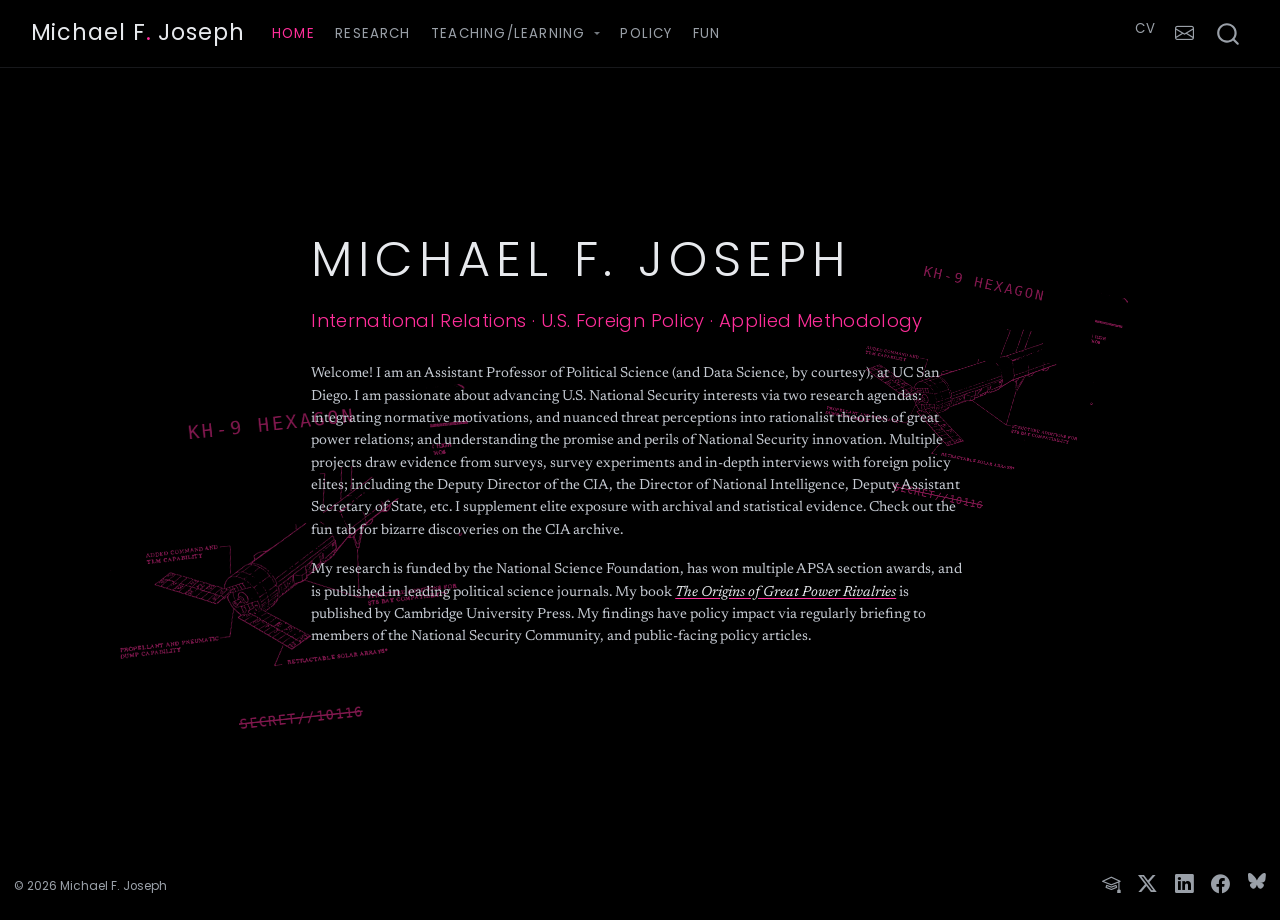
<file: docs/index.html>
<!DOCTYPE html>
<html xmlns="http://www.w3.org/1999/xhtml" lang="en" xml:lang="en"><head>

<meta charset="utf-8">
<meta name="generator" content="quarto-1.9.38">

<meta name="viewport" content="width=device-width, initial-scale=1.0, user-scalable=yes">

<meta name="description" content="Michael F. Joseph — Assistant Professor of Political Science at UC San Diego. Research on international relations, U.S. foreign policy, national security, secrecy, and applied methodology.">

<title>Michael F. Joseph</title>
<style>
/* Default styles provided by pandoc.
** See https://pandoc.org/MANUAL.html#variables-for-html for config info.
*/
code{white-space: pre-wrap;}
span.smallcaps{font-variant: small-caps;}
div.columns{display: flex; gap: min(4vw, 1.5em);}
div.column{flex: auto; overflow-x: auto;}
div.hanging-indent{margin-left: 1.5em; text-indent: -1.5em;}
ul.task-list{list-style: none;}
ul.task-list li input[type="checkbox"] {
  width: 0.8em;
  margin: 0 0.8em 0.2em -1em; /* quarto-specific, see https://github.com/quarto-dev/quarto-cli/issues/4556 */ 
  vertical-align: middle;
}
</style>


<script src="site_libs/quarto-nav/quarto-nav.js"></script>
<script src="site_libs/clipboard/clipboard.min.js"></script>
<script src="site_libs/quarto-search/autocomplete.umd.js"></script>
<script src="site_libs/quarto-search/fuse.min.js"></script>
<script src="site_libs/quarto-search/quarto-search.js"></script>
<meta name="quarto:offset" content="./">
<link href="./images/brand/favicon.svg" rel="icon" type="image/svg+xml">
<script src="site_libs/quarto-html/quarto.js" type="module"></script>
<script src="site_libs/quarto-html/tabsets/tabsets.js" type="module"></script>
<script src="site_libs/quarto-html/popper.min.js"></script>
<script src="site_libs/quarto-html/tippy.umd.min.js"></script>
<script src="site_libs/quarto-html/anchor.min.js"></script>
<link href="site_libs/quarto-html/tippy.css" rel="stylesheet">
<link href="site_libs/quarto-html/quarto-syntax-highlighting-15634bcf2e68342d4ad2dfa704d543f6.css" rel="stylesheet" id="quarto-text-highlighting-styles">
<script src="site_libs/bootstrap/bootstrap.min.js"></script>
<link href="site_libs/bootstrap/bootstrap-icons.css" rel="stylesheet">
<link href="site_libs/bootstrap/bootstrap-761e524bb39244d21e32601083047ab9.min.css" rel="stylesheet" append-hash="true" id="quarto-bootstrap" data-mode="light">
<script id="quarto-search-options" type="application/json">{
  "location": "navbar",
  "copy-button": false,
  "collapse-after": 3,
  "panel-placement": "end",
  "type": "overlay",
  "limit": 50,
  "keyboard-shortcut": [
    "f",
    "/",
    "s"
  ],
  "show-item-context": false,
  "language": {
    "search-no-results-text": "No results",
    "search-matching-documents-text": "matching documents",
    "search-copy-link-title": "Copy link to search",
    "search-hide-matches-text": "Hide additional matches",
    "search-more-match-text": "more match in this document",
    "search-more-matches-text": "more matches in this document",
    "search-clear-button-title": "Clear",
    "search-text-placeholder": "",
    "search-detached-cancel-button-title": "Cancel",
    "search-submit-button-title": "Submit",
    "search-label": "Search"
  }
}</script>
<link rel="preconnect" href="https://fonts.googleapis.com">
<link rel="preconnect" href="https://fonts.gstatic.com" crossorigin="">
<link href="https://fonts.googleapis.com/css2?family=Poppins:wght@300;400;500;600&amp;family=Newsreader:opsz,wght@6..72,400;6..72,500&amp;display=swap" rel="stylesheet">
<link rel="stylesheet" href="https://cdn.jsdelivr.net/npm/bootstrap-icons@1.11.3/font/bootstrap-icons.min.css">


<meta property="og:title" content="Michael F. Joseph">
<meta property="og:description" content="Michael F. Joseph — Assistant Professor of Political Science at UC San Diego. Research on international relations, U.S. foreign policy, national security, secrecy, and applied methodology.">
<meta property="og:image" content="https://www.michaelfjoseph.com/images/profile/headshot.jpg">
<meta property="og:site_name" content="Michael F. Joseph">
<meta name="twitter:title" content="Michael F. Joseph">
<meta name="twitter:description" content="Michael F. Joseph — Assistant Professor of Political Science at UC San Diego. Research on international relations, U.S. foreign policy, national security, secrecy, and applied methodology.">
<meta name="twitter:image" content="https://www.michaelfjoseph.com/images/profile/headshot.jpg">
<meta name="twitter:card" content="summary_large_image">
</head>

<body class="nav-fixed fullcontent quarto-light">

<div id="quarto-search-results"></div>
  <header id="quarto-header" class="headroom fixed-top">
    <nav class="navbar navbar-expand-lg " data-bs-theme="dark">
      <div class="navbar-container container-fluid">
      <div class="navbar-brand-container mx-auto">
    <a class="navbar-brand" href="./index.html">
    <span class="navbar-title">Michael F. Joseph</span>
    </a>
  </div>
            <div id="quarto-search" class="" title="Search"></div>
          <button class="navbar-toggler" type="button" data-bs-toggle="collapse" data-bs-target="#navbarCollapse" aria-controls="navbarCollapse" role="menu" aria-expanded="false" aria-label="Toggle navigation" onclick="if (window.quartoToggleHeadroom) { window.quartoToggleHeadroom(); }">
  <span class="navbar-toggler-icon"></span>
</button>
          <div class="collapse navbar-collapse" id="navbarCollapse">
            <ul class="navbar-nav navbar-nav-scroll me-auto">
  <li class="nav-item">
    <a class="nav-link active" href="./index.html" aria-current="page"> 
<span class="menu-text">Home</span></a>
  </li>  
  <li class="nav-item">
    <a class="nav-link" href="./research.html"> 
<span class="menu-text">Research</span></a>
  </li>  
  <li class="nav-item dropdown ">
    <a class="nav-link dropdown-toggle" href="#" id="nav-menu-teachinglearning" role="link" data-bs-toggle="dropdown" aria-expanded="false">
 <span class="menu-text">Teaching/Learning</span>
    </a>
    <ul class="dropdown-menu" aria-labelledby="nav-menu-teachinglearning">    
        <li>
    <a class="dropdown-item" href="./courses.html">
 <span class="dropdown-text">Courses</span></a>
  </li>  
    </ul>
  </li>
  <li class="nav-item">
    <a class="nav-link" href="./policy.html"> 
<span class="menu-text">Policy</span></a>
  </li>  
  <li class="nav-item">
    <a class="nav-link" href="./fun-docs.html"> 
<span class="menu-text">Fun</span></a>
  </li>  
</ul>
            <ul class="navbar-nav navbar-nav-scroll ms-auto">
  <li class="nav-item">
    <a class="nav-link" href="./files/cv/CV.pdf" target="_blank"> 
<span class="menu-text">CV</span></a>
  </li>  
  <li class="nav-item compact">
    <a class="nav-link" href="https://mail.google.com/mail/?view=cm&amp;fs=1&amp;to=mfjoseph@ucsd.edu" target="_blank"> <i class="bi bi-envelope" role="img" aria-label="Email">
</i> 
<span class="menu-text"></span></a>
  </li>  
</ul>
          </div> <!-- /navcollapse -->
            <div class="quarto-navbar-tools">
</div>
      </div> <!-- /container-fluid -->
    </nav>
</header>
<!-- content -->
<div id="quarto-content" class="quarto-container page-columns page-rows-contents page-layout-article page-navbar">
<!-- sidebar -->
<!-- margin-sidebar -->
    
<!-- main -->
<main class="content" id="quarto-document-content"><header id="title-block-header" class="quarto-title-block"></header>




<div class="cover">
<div class="cover-hex hex-1" style="background-image: url('images/brand/hexagon_watermark_pink.png');">

</div>
<div class="cover-hex hex-2" style="background-image: url('images/brand/hexagon_watermark_pink.png');">

</div>
<div class="cover-hex hex-3" style="background-image: url('images/brand/hexagon_watermark_pink.png');">

</div>
<div class="cover-inner">
<p><span class="cover-name">Michael F. Joseph</span></p>
<p><span class="cover-fields">International Relations · U.S. Foreign Policy · Applied Methodology</span></p>
<div class="cover-copy">
<p>Welcome! I am an Assistant Professor of Political Science (and Data Science, by courtesy), at UC San Diego. I am passionate about advancing U.S. National Security interests via two research agendas: integrating normative motivations, and nuanced threat perceptions into rationalist theories of great power relations; and understanding the promise and perils of National Security innovation. Multiple projects draw evidence from surveys, survey experiments and in-depth interviews with foreign policy elites; including the Deputy Director of the CIA, the Director of National Intelligence, Deputy Assistant Secretary of State, etc. I supplement elite exposure with archival and statistical evidence. Check out the fun tab for bizarre discoveries on the CIA archive.</p>
<p>My research is funded by the National Science Foundation, has won multiple APSA section awards, and is published in leading political science journals. My book <a href="./research.html"><em>The Origins of Great Power Rivalries</em></a> is published by Cambridge University Press. My findings have policy impact via regularly briefing to members of the National Security Community, and public-facing policy articles.</p>
</div>
</div>
</div>
<script type="application/ld+json">
{
  "@context": "https://schema.org",
  "@type": "Person",
  "name": "Michael F. Joseph",
  "jobTitle": "Assistant Professor of Political Science",
  "affiliation": { "@type": "CollegeOrUniversity", "name": "University of California, San Diego" },
  "worksFor": { "@type": "CollegeOrUniversity", "name": "University of California, San Diego" },
  "url": "https://www.michaelfjoseph.com",
  "knowsAbout": ["International relations", "U.S. foreign policy", "National security", "Intelligence and secrecy", "Formal theory", "Great power politics"],
  "sameAs": [
    "https://scholar.google.com/citations?user=aCND-O0AAAAJ",
    "https://polisci.ucsd.edu/people/faculty/faculty-directory/currently-active-faculty/joseph-profile.html",
    "https://www.linkedin.com/in/michael-joseph-82a5ba18/",
    "https://x.com/m0joseph",
    "https://bsky.app/profile/profmickeyj.bsky.social"
  ]
}
</script>



</main> <!-- /main -->
<script id="quarto-html-after-body" type="application/javascript">
  window.document.addEventListener("DOMContentLoaded", function (event) {
    const icon = "";
    const anchorJS = new window.AnchorJS();
    anchorJS.options = {
      placement: 'right',
      icon: icon
    };
    anchorJS.add('.anchored');
    const isCodeAnnotation = (el) => {
      for (const clz of el.classList) {
        if (clz.startsWith('code-annotation-')) {                     
          return true;
        }
      }
      return false;
    }
    const onCopySuccess = function(e) {
      // button target
      const button = e.trigger;
      // don't keep focus
      button.blur();
      // flash "checked"
      button.classList.add('code-copy-button-checked');
      var currentTitle = button.getAttribute("title");
      button.setAttribute("title", "Copied!");
      let tooltip;
      if (window.bootstrap) {
        button.setAttribute("data-bs-toggle", "tooltip");
        button.setAttribute("data-bs-placement", "left");
        button.setAttribute("data-bs-title", "Copied!");
        tooltip = new bootstrap.Tooltip(button, 
          { trigger: "manual", 
            customClass: "code-copy-button-tooltip",
            offset: [0, -8]});
        tooltip.show();    
      }
      setTimeout(function() {
        if (tooltip) {
          tooltip.hide();
          button.removeAttribute("data-bs-title");
          button.removeAttribute("data-bs-toggle");
          button.removeAttribute("data-bs-placement");
        }
        button.setAttribute("title", currentTitle);
        button.classList.remove('code-copy-button-checked');
      }, 1000);
      // clear code selection
      e.clearSelection();
    }
    const getTextToCopy = function(trigger) {
      const outerScaffold = trigger.parentElement.cloneNode(true);
      const codeEl = outerScaffold.querySelector('code');
      for (const childEl of codeEl.children) {
        if (isCodeAnnotation(childEl)) {
          childEl.remove();
        }
      }
      return codeEl.innerText;
    }
    const clipboard = new window.ClipboardJS('.code-copy-button:not([data-in-quarto-modal])', {
      text: getTextToCopy
    });
    clipboard.on('success', onCopySuccess);
    if (window.document.getElementById('quarto-embedded-source-code-modal')) {
      const clipboardModal = new window.ClipboardJS('.code-copy-button[data-in-quarto-modal]', {
        text: getTextToCopy,
        container: window.document.getElementById('quarto-embedded-source-code-modal')
      });
      clipboardModal.on('success', onCopySuccess);
    }
      var localhostRegex = new RegExp(/^(?:http|https):\/\/localhost\:?[0-9]*\//);
      var mailtoRegex = new RegExp(/^mailto:/);
        var filterRegex = new RegExp("https:\/\/www\.michaelfjoseph\.com");
      var isInternal = (href) => {
          return filterRegex.test(href) || localhostRegex.test(href) || mailtoRegex.test(href);
      }
      // Inspect non-navigation links and adorn them if external
     var links = window.document.querySelectorAll('a[href]:not(.nav-link):not(.navbar-brand):not(.toc-action):not(.sidebar-link):not(.sidebar-item-toggle):not(.pagination-link):not(.no-external):not([aria-hidden]):not(.dropdown-item):not(.quarto-navigation-tool):not(.about-link)');
      for (var i=0; i<links.length; i++) {
        const link = links[i];
        if (!isInternal(link.href)) {
          // undo the damage that might have been done by quarto-nav.js in the case of
          // links that we want to consider external
          if (link.dataset.originalHref !== undefined) {
            link.href = link.dataset.originalHref;
          }
            // target, if specified
            link.setAttribute("target", "_blank");
            if (link.getAttribute("rel") === null) {
              link.setAttribute("rel", "noopener");
            }
        }
      }
    function tippyHover(el, contentFn, onTriggerFn, onUntriggerFn) {
      const config = {
        allowHTML: true,
        maxWidth: 500,
        delay: 100,
        arrow: false,
        appendTo: function(el) {
            return el.parentElement;
        },
        interactive: true,
        interactiveBorder: 10,
        theme: 'quarto',
        placement: 'bottom-start',
      };
      if (contentFn) {
        config.content = contentFn;
      }
      if (onTriggerFn) {
        config.onTrigger = onTriggerFn;
      }
      if (onUntriggerFn) {
        config.onUntrigger = onUntriggerFn;
      }
      window.tippy(el, config); 
    }
    const noterefs = window.document.querySelectorAll('a[role="doc-noteref"]');
    for (var i=0; i<noterefs.length; i++) {
      const ref = noterefs[i];
      tippyHover(ref, function() {
        // use id or data attribute instead here
        let href = ref.getAttribute('data-footnote-href') || ref.getAttribute('href');
        try { href = new URL(href).hash; } catch {}
        const id = href.replace(/^#\/?/, "");
        const note = window.document.getElementById(id);
        if (note) {
          return note.innerHTML;
        } else {
          return "";
        }
      });
    }
    const xrefs = window.document.querySelectorAll('a.quarto-xref');
    const processXRef = (id, note) => {
      // Strip column container classes
      const stripColumnClz = (el) => {
        el.classList.remove("page-full", "page-columns");
        if (el.children) {
          for (const child of el.children) {
            stripColumnClz(child);
          }
        }
      }
      stripColumnClz(note)
      if (id === null || id.startsWith('sec-')) {
        // Special case sections, only their first couple elements
        const container = document.createElement("div");
        if (note.children && note.children.length > 2) {
          container.appendChild(note.children[0].cloneNode(true));
          for (let i = 1; i < note.children.length; i++) {
            const child = note.children[i];
            if (child.tagName === "P" && child.innerText === "") {
              continue;
            } else {
              container.appendChild(child.cloneNode(true));
              break;
            }
          }
          if (window.Quarto?.typesetMath) {
            window.Quarto.typesetMath(container);
          }
          return container.innerHTML
        } else {
          if (window.Quarto?.typesetMath) {
            window.Quarto.typesetMath(note);
          }
          return note.innerHTML;
        }
      } else {
        // Remove any anchor links if they are present
        const anchorLink = note.querySelector('a.anchorjs-link');
        if (anchorLink) {
          anchorLink.remove();
        }
        if (window.Quarto?.typesetMath) {
          window.Quarto.typesetMath(note);
        }
        if (note.classList.contains("callout")) {
          return note.outerHTML;
        } else {
          return note.innerHTML;
        }
      }
    }
    for (var i=0; i<xrefs.length; i++) {
      const xref = xrefs[i];
      tippyHover(xref, undefined, function(instance) {
        instance.disable();
        let url = xref.getAttribute('href');
        let hash = undefined; 
        if (url.startsWith('#')) {
          hash = url;
        } else {
          try { hash = new URL(url).hash; } catch {}
        }
        if (hash) {
          const id = hash.replace(/^#\/?/, "");
          const note = window.document.getElementById(id);
          if (note !== null) {
            try {
              const html = processXRef(id, note.cloneNode(true));
              instance.setContent(html);
            } finally {
              instance.enable();
              instance.show();
            }
          } else {
            // See if we can fetch this
            fetch(url.split('#')[0])
            .then(res => res.text())
            .then(html => {
              const parser = new DOMParser();
              const htmlDoc = parser.parseFromString(html, "text/html");
              const note = htmlDoc.getElementById(id);
              if (note !== null) {
                const html = processXRef(id, note);
                instance.setContent(html);
              } 
            }).finally(() => {
              instance.enable();
              instance.show();
            });
          }
        } else {
          // See if we can fetch a full url (with no hash to target)
          // This is a special case and we should probably do some content thinning / targeting
          fetch(url)
          .then(res => res.text())
          .then(html => {
            const parser = new DOMParser();
            const htmlDoc = parser.parseFromString(html, "text/html");
            const note = htmlDoc.querySelector('main.content');
            if (note !== null) {
              // This should only happen for chapter cross references
              // (since there is no id in the URL)
              // remove the first header
              if (note.children.length > 0 && note.children[0].tagName === "HEADER") {
                note.children[0].remove();
              }
              const html = processXRef(null, note);
              instance.setContent(html);
            } 
          }).finally(() => {
            instance.enable();
            instance.show();
          });
        }
      }, function(instance) {
      });
    }
        let selectedAnnoteEl;
        const selectorForAnnotation = ( cell, annotation) => {
          let cellAttr = 'data-code-cell="' + cell + '"';
          let lineAttr = 'data-code-annotation="' +  annotation + '"';
          const selector = 'span[' + cellAttr + '][' + lineAttr + ']';
          return selector;
        }
        const selectCodeLines = (annoteEl) => {
          const doc = window.document;
          const targetCell = annoteEl.getAttribute("data-target-cell");
          const targetAnnotation = annoteEl.getAttribute("data-target-annotation");
          const annoteSpan = window.document.querySelector(selectorForAnnotation(targetCell, targetAnnotation));
          const lines = annoteSpan.getAttribute("data-code-lines").split(",");
          const lineIds = lines.map((line) => {
            return targetCell + "-" + line;
          })
          let top = null;
          let height = null;
          let parent = null;
          if (lineIds.length > 0) {
              //compute the position of the single el (top and bottom and make a div)
              const el = window.document.getElementById(lineIds[0]);
              top = el.offsetTop;
              height = el.offsetHeight;
              parent = el.parentElement.parentElement;
            if (lineIds.length > 1) {
              const lastEl = window.document.getElementById(lineIds[lineIds.length - 1]);
              const bottom = lastEl.offsetTop + lastEl.offsetHeight;
              height = bottom - top;
            }
            if (top !== null && height !== null && parent !== null) {
              // cook up a div (if necessary) and position it 
              let div = window.document.getElementById("code-annotation-line-highlight");
              if (div === null) {
                div = window.document.createElement("div");
                div.setAttribute("id", "code-annotation-line-highlight");
                div.style.position = 'absolute';
                parent.appendChild(div);
              }
              div.style.top = top - 2 + "px";
              div.style.height = height + 4 + "px";
              div.style.left = 0;
              let gutterDiv = window.document.getElementById("code-annotation-line-highlight-gutter");
              if (gutterDiv === null) {
                gutterDiv = window.document.createElement("div");
                gutterDiv.setAttribute("id", "code-annotation-line-highlight-gutter");
                gutterDiv.style.position = 'absolute';
                const codeCell = window.document.getElementById(targetCell);
                const gutter = codeCell.querySelector('.code-annotation-gutter');
                gutter.appendChild(gutterDiv);
              }
              gutterDiv.style.top = top - 2 + "px";
              gutterDiv.style.height = height + 4 + "px";
            }
            selectedAnnoteEl = annoteEl;
          }
        };
        const unselectCodeLines = () => {
          const elementsIds = ["code-annotation-line-highlight", "code-annotation-line-highlight-gutter"];
          elementsIds.forEach((elId) => {
            const div = window.document.getElementById(elId);
            if (div) {
              div.remove();
            }
          });
          selectedAnnoteEl = undefined;
        };
          // Handle positioning of the toggle
      window.addEventListener(
        "resize",
        throttle(() => {
          elRect = undefined;
          if (selectedAnnoteEl) {
            selectCodeLines(selectedAnnoteEl);
          }
        }, 10)
      );
      function throttle(fn, ms) {
      let throttle = false;
      let timer;
        return (...args) => {
          if(!throttle) { // first call gets through
              fn.apply(this, args);
              throttle = true;
          } else { // all the others get throttled
              if(timer) clearTimeout(timer); // cancel #2
              timer = setTimeout(() => {
                fn.apply(this, args);
                timer = throttle = false;
              }, ms);
          }
        };
      }
        // Attach click handler to the DT
        const annoteDls = window.document.querySelectorAll('dt[data-target-cell]');
        for (const annoteDlNode of annoteDls) {
          annoteDlNode.addEventListener('click', (event) => {
            const clickedEl = event.target;
            if (clickedEl !== selectedAnnoteEl) {
              unselectCodeLines();
              const activeEl = window.document.querySelector('dt[data-target-cell].code-annotation-active');
              if (activeEl) {
                activeEl.classList.remove('code-annotation-active');
              }
              selectCodeLines(clickedEl);
              clickedEl.classList.add('code-annotation-active');
            } else {
              // Unselect the line
              unselectCodeLines();
              clickedEl.classList.remove('code-annotation-active');
            }
          });
        }
    const findCites = (el) => {
      const parentEl = el.parentElement;
      if (parentEl) {
        const cites = parentEl.dataset.cites;
        if (cites) {
          return {
            el,
            cites: cites.split(' ')
          };
        } else {
          return findCites(el.parentElement)
        }
      } else {
        return undefined;
      }
    };
    var bibliorefs = window.document.querySelectorAll('a[role="doc-biblioref"]');
    for (var i=0; i<bibliorefs.length; i++) {
      const ref = bibliorefs[i];
      const citeInfo = findCites(ref);
      if (citeInfo) {
        tippyHover(citeInfo.el, function() {
          var popup = window.document.createElement('div');
          citeInfo.cites.forEach(function(cite) {
            var citeDiv = window.document.createElement('div');
            citeDiv.classList.add('hanging-indent');
            citeDiv.classList.add('csl-entry');
            var biblioDiv = window.document.getElementById('ref-' + cite);
            if (biblioDiv) {
              citeDiv.innerHTML = biblioDiv.innerHTML;
            }
            popup.appendChild(citeDiv);
          });
          return popup.innerHTML;
        });
      }
    }
  });
  </script>
</div> <!-- /content -->
<footer class="footer">
  <div class="nav-footer">
    <div class="nav-footer-left">
<p>© 2026 Michael F. Joseph</p>
</div>   
    <div class="nav-footer-center">
      &nbsp;
    </div>
    <div class="nav-footer-right">
<p><a href="https://scholar.google.com/citations?user=aCND-O0AAAAJ" aria-label="Google Scholar"><i class="bi bi-mortarboard"></i></a> <a href="https://x.com/m0joseph" aria-label="X (Twitter)"><i class="bi bi-twitter-x"></i></a> <a href="https://www.linkedin.com/in/michael-joseph-82a5ba18/" aria-label="LinkedIn"><i class="bi bi-linkedin"></i></a> <a href="https://www.facebook.com/michael.joseph.1048554" aria-label="Facebook"><i class="bi bi-facebook"></i></a> <a href="https://bsky.app/profile/profmickeyj.bsky.social" aria-label="Bluesky"><svg viewbox="0 0 568 501" class="bsky-ico" aria-hidden="true"><path fill="currentColor" d="M123.121 33.664C188.241 82.553 258.281 181.68 284 234.873c25.719-53.192 95.759-152.32 160.879-201.209C491.866-1.611 568-28.906 568 57.947c0 17.346-9.945 145.713-15.778 166.555-20.275 72.453-94.155 90.933-159.875 79.748C507.222 323.8 536.444 388.56 473.333 453.32c-119.86 122.992-172.272-30.859-185.702-70.281-2.462-7.227-3.614-10.608-3.631-7.733-.017-2.875-1.169.506-3.631 7.733-13.43 39.422-65.842 193.273-185.702 70.281-63.111-64.76-33.89-129.52 80.986-149.071-65.72 11.185-139.6-7.295-159.875-79.748C9.945 203.66 0 75.293 0 57.947 0-28.906 76.134-1.611 123.121 33.664Z"></path></svg></a></p>
</div>
  </div>
</footer>
<script>
document.addEventListener('DOMContentLoaded', function () {
  document.querySelectorAll('.navbar-title').forEach(function (el) {
    if (el.textContent.indexOf('.') > -1) {
      el.innerHTML = el.textContent.replace('.', '<span class="brand-dot">.</span>');
    }
  });
});
</script>




</body></html>
</file>
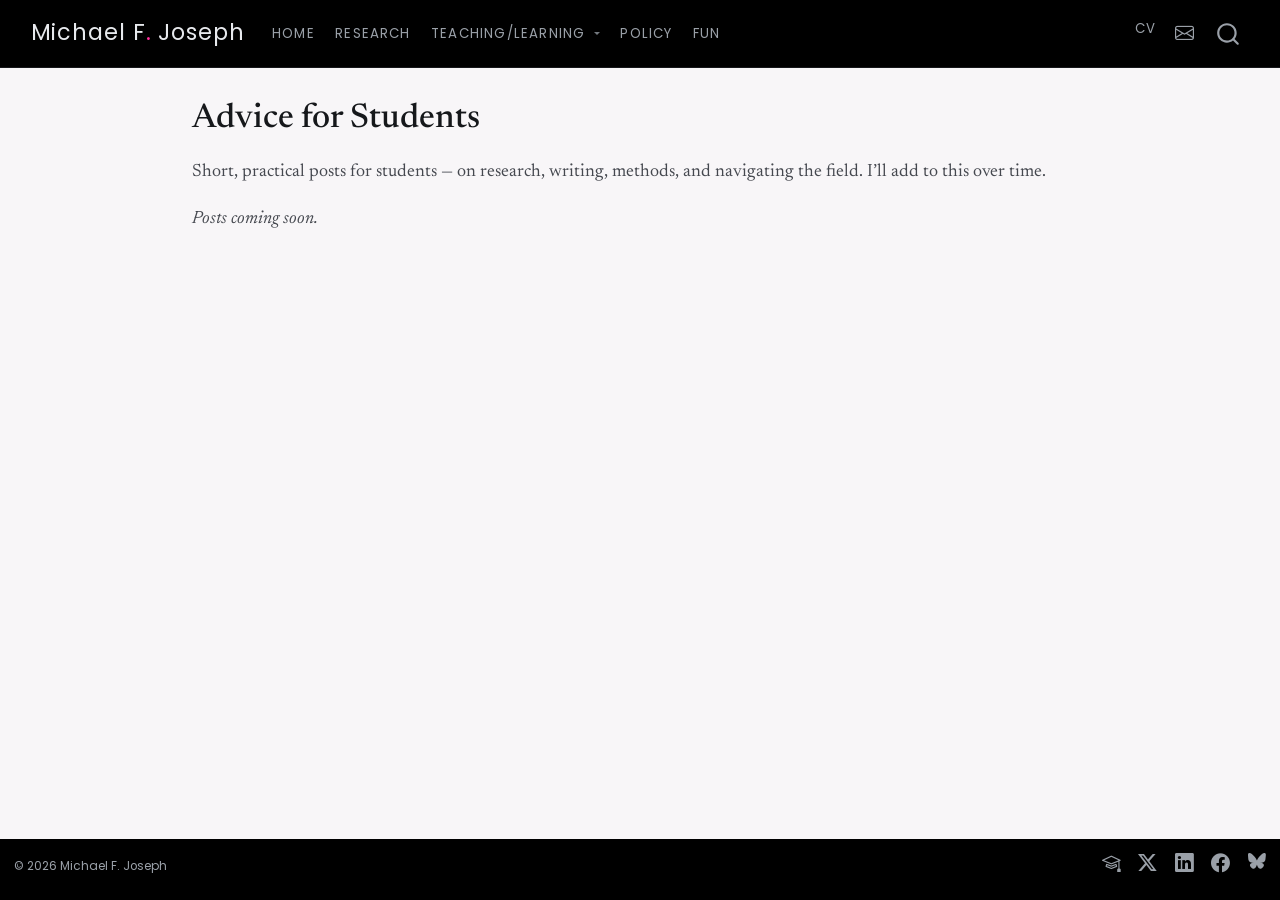
<file: docs/advice.html>
<!DOCTYPE html>
<html xmlns="http://www.w3.org/1999/xhtml" lang="en" xml:lang="en"><head>

<meta charset="utf-8">
<meta name="generator" content="quarto-1.9.38">

<meta name="viewport" content="width=device-width, initial-scale=1.0, user-scalable=yes">


<title>Advice for Students – Michael F. Joseph</title>
<style>
/* Default styles provided by pandoc.
** See https://pandoc.org/MANUAL.html#variables-for-html for config info.
*/
code{white-space: pre-wrap;}
span.smallcaps{font-variant: small-caps;}
div.columns{display: flex; gap: min(4vw, 1.5em);}
div.column{flex: auto; overflow-x: auto;}
div.hanging-indent{margin-left: 1.5em; text-indent: -1.5em;}
ul.task-list{list-style: none;}
ul.task-list li input[type="checkbox"] {
  width: 0.8em;
  margin: 0 0.8em 0.2em -1em; /* quarto-specific, see https://github.com/quarto-dev/quarto-cli/issues/4556 */ 
  vertical-align: middle;
}
</style>


<script src="site_libs/quarto-nav/quarto-nav.js"></script>
<script src="site_libs/clipboard/clipboard.min.js"></script>
<script src="site_libs/quarto-search/autocomplete.umd.js"></script>
<script src="site_libs/quarto-search/fuse.min.js"></script>
<script src="site_libs/quarto-search/quarto-search.js"></script>
<meta name="quarto:offset" content="./">
<link href="./images/brand/favicon.svg" rel="icon" type="image/svg+xml">
<script src="site_libs/quarto-html/quarto.js" type="module"></script>
<script src="site_libs/quarto-html/tabsets/tabsets.js" type="module"></script>
<script src="site_libs/quarto-html/popper.min.js"></script>
<script src="site_libs/quarto-html/tippy.umd.min.js"></script>
<script src="site_libs/quarto-html/anchor.min.js"></script>
<link href="site_libs/quarto-html/tippy.css" rel="stylesheet">
<link href="site_libs/quarto-html/quarto-syntax-highlighting-15634bcf2e68342d4ad2dfa704d543f6.css" rel="stylesheet" id="quarto-text-highlighting-styles">
<script src="site_libs/bootstrap/bootstrap.min.js"></script>
<link href="site_libs/bootstrap/bootstrap-icons.css" rel="stylesheet">
<link href="site_libs/bootstrap/bootstrap-761e524bb39244d21e32601083047ab9.min.css" rel="stylesheet" append-hash="true" id="quarto-bootstrap" data-mode="light">
<script id="quarto-search-options" type="application/json">{
  "location": "navbar",
  "copy-button": false,
  "collapse-after": 3,
  "panel-placement": "end",
  "type": "overlay",
  "limit": 50,
  "keyboard-shortcut": [
    "f",
    "/",
    "s"
  ],
  "show-item-context": false,
  "language": {
    "search-no-results-text": "No results",
    "search-matching-documents-text": "matching documents",
    "search-copy-link-title": "Copy link to search",
    "search-hide-matches-text": "Hide additional matches",
    "search-more-match-text": "more match in this document",
    "search-more-matches-text": "more matches in this document",
    "search-clear-button-title": "Clear",
    "search-text-placeholder": "",
    "search-detached-cancel-button-title": "Cancel",
    "search-submit-button-title": "Submit",
    "search-label": "Search"
  }
}</script>
<link rel="preconnect" href="https://fonts.googleapis.com">
<link rel="preconnect" href="https://fonts.gstatic.com" crossorigin="">
<link href="https://fonts.googleapis.com/css2?family=Poppins:wght@300;400;500;600&amp;family=Newsreader:opsz,wght@6..72,400;6..72,500&amp;display=swap" rel="stylesheet">
<link rel="stylesheet" href="https://cdn.jsdelivr.net/npm/bootstrap-icons@1.11.3/font/bootstrap-icons.min.css">


<meta property="og:title" content="Advice for Students – Michael F. Joseph">
<meta property="og:description" content="Michael F. Joseph — Assistant Professor of Political Science, UC San Diego. Research on war, national security, secrecy, and modern technology.">
<meta property="og:image" content="https://www.michaelfjoseph.com/images/profile/headshot.jpg">
<meta property="og:site_name" content="Michael F. Joseph">
<meta name="twitter:title" content="Advice for Students – Michael F. Joseph">
<meta name="twitter:description" content="Michael F. Joseph — Assistant Professor of Political Science, UC San Diego. Research on war, national security, secrecy, and modern technology.">
<meta name="twitter:image" content="https://www.michaelfjoseph.com/images/profile/headshot.jpg">
<meta name="twitter:card" content="summary_large_image">
</head>

<body class="nav-fixed fullcontent quarto-light">

<div id="quarto-search-results"></div>
  <header id="quarto-header" class="headroom fixed-top">
    <nav class="navbar navbar-expand-lg " data-bs-theme="dark">
      <div class="navbar-container container-fluid">
      <div class="navbar-brand-container mx-auto">
    <a class="navbar-brand" href="./index.html">
    <span class="navbar-title">Michael F. Joseph</span>
    </a>
  </div>
            <div id="quarto-search" class="" title="Search"></div>
          <button class="navbar-toggler" type="button" data-bs-toggle="collapse" data-bs-target="#navbarCollapse" aria-controls="navbarCollapse" role="menu" aria-expanded="false" aria-label="Toggle navigation" onclick="if (window.quartoToggleHeadroom) { window.quartoToggleHeadroom(); }">
  <span class="navbar-toggler-icon"></span>
</button>
          <div class="collapse navbar-collapse" id="navbarCollapse">
            <ul class="navbar-nav navbar-nav-scroll me-auto">
  <li class="nav-item">
    <a class="nav-link" href="./index.html"> 
<span class="menu-text">Home</span></a>
  </li>  
  <li class="nav-item">
    <a class="nav-link" href="./research.html"> 
<span class="menu-text">Research</span></a>
  </li>  
  <li class="nav-item dropdown ">
    <a class="nav-link dropdown-toggle" href="#" id="nav-menu-teachinglearning" role="link" data-bs-toggle="dropdown" aria-expanded="false">
 <span class="menu-text">Teaching/Learning</span>
    </a>
    <ul class="dropdown-menu" aria-labelledby="nav-menu-teachinglearning">    
        <li>
    <a class="dropdown-item" href="./courses.html">
 <span class="dropdown-text">Courses</span></a>
  </li>  
    </ul>
  </li>
  <li class="nav-item">
    <a class="nav-link" href="./policy.html"> 
<span class="menu-text">Policy</span></a>
  </li>  
  <li class="nav-item">
    <a class="nav-link" href="./fun-docs.html"> 
<span class="menu-text">Fun</span></a>
  </li>  
</ul>
            <ul class="navbar-nav navbar-nav-scroll ms-auto">
  <li class="nav-item">
    <a class="nav-link" href="./files/cv/CV.pdf" target="_blank"> 
<span class="menu-text">CV</span></a>
  </li>  
  <li class="nav-item compact">
    <a class="nav-link" href="https://mail.google.com/mail/?view=cm&amp;fs=1&amp;to=mfjoseph@ucsd.edu" target="_blank"> <i class="bi bi-envelope" role="img" aria-label="Email">
</i> 
<span class="menu-text"></span></a>
  </li>  
</ul>
          </div> <!-- /navcollapse -->
            <div class="quarto-navbar-tools">
</div>
      </div> <!-- /container-fluid -->
    </nav>
</header>
<!-- content -->
<div id="quarto-content" class="quarto-container page-columns page-rows-contents page-layout-article page-navbar">
<!-- sidebar -->
<!-- margin-sidebar -->
    
<!-- main -->
<main class="content" id="quarto-document-content">

<header id="title-block-header" class="quarto-title-block default">
<div class="quarto-title">
<h1 class="title">Advice for Students</h1>
</div>



<div class="quarto-title-meta">

    
  
    
  </div>
  


</header>


<p>Short, practical posts for students — on research, writing, methods, and navigating the field. I’ll add to this over time.</p>
<p><em>Posts coming soon.</em></p>



</main> <!-- /main -->
<script id="quarto-html-after-body" type="application/javascript">
  window.document.addEventListener("DOMContentLoaded", function (event) {
    const icon = "";
    const anchorJS = new window.AnchorJS();
    anchorJS.options = {
      placement: 'right',
      icon: icon
    };
    anchorJS.add('.anchored');
    const isCodeAnnotation = (el) => {
      for (const clz of el.classList) {
        if (clz.startsWith('code-annotation-')) {                     
          return true;
        }
      }
      return false;
    }
    const onCopySuccess = function(e) {
      // button target
      const button = e.trigger;
      // don't keep focus
      button.blur();
      // flash "checked"
      button.classList.add('code-copy-button-checked');
      var currentTitle = button.getAttribute("title");
      button.setAttribute("title", "Copied!");
      let tooltip;
      if (window.bootstrap) {
        button.setAttribute("data-bs-toggle", "tooltip");
        button.setAttribute("data-bs-placement", "left");
        button.setAttribute("data-bs-title", "Copied!");
        tooltip = new bootstrap.Tooltip(button, 
          { trigger: "manual", 
            customClass: "code-copy-button-tooltip",
            offset: [0, -8]});
        tooltip.show();    
      }
      setTimeout(function() {
        if (tooltip) {
          tooltip.hide();
          button.removeAttribute("data-bs-title");
          button.removeAttribute("data-bs-toggle");
          button.removeAttribute("data-bs-placement");
        }
        button.setAttribute("title", currentTitle);
        button.classList.remove('code-copy-button-checked');
      }, 1000);
      // clear code selection
      e.clearSelection();
    }
    const getTextToCopy = function(trigger) {
      const outerScaffold = trigger.parentElement.cloneNode(true);
      const codeEl = outerScaffold.querySelector('code');
      for (const childEl of codeEl.children) {
        if (isCodeAnnotation(childEl)) {
          childEl.remove();
        }
      }
      return codeEl.innerText;
    }
    const clipboard = new window.ClipboardJS('.code-copy-button:not([data-in-quarto-modal])', {
      text: getTextToCopy
    });
    clipboard.on('success', onCopySuccess);
    if (window.document.getElementById('quarto-embedded-source-code-modal')) {
      const clipboardModal = new window.ClipboardJS('.code-copy-button[data-in-quarto-modal]', {
        text: getTextToCopy,
        container: window.document.getElementById('quarto-embedded-source-code-modal')
      });
      clipboardModal.on('success', onCopySuccess);
    }
      var localhostRegex = new RegExp(/^(?:http|https):\/\/localhost\:?[0-9]*\//);
      var mailtoRegex = new RegExp(/^mailto:/);
        var filterRegex = new RegExp("https:\/\/www\.michaelfjoseph\.com");
      var isInternal = (href) => {
          return filterRegex.test(href) || localhostRegex.test(href) || mailtoRegex.test(href);
      }
      // Inspect non-navigation links and adorn them if external
     var links = window.document.querySelectorAll('a[href]:not(.nav-link):not(.navbar-brand):not(.toc-action):not(.sidebar-link):not(.sidebar-item-toggle):not(.pagination-link):not(.no-external):not([aria-hidden]):not(.dropdown-item):not(.quarto-navigation-tool):not(.about-link)');
      for (var i=0; i<links.length; i++) {
        const link = links[i];
        if (!isInternal(link.href)) {
          // undo the damage that might have been done by quarto-nav.js in the case of
          // links that we want to consider external
          if (link.dataset.originalHref !== undefined) {
            link.href = link.dataset.originalHref;
          }
            // target, if specified
            link.setAttribute("target", "_blank");
            if (link.getAttribute("rel") === null) {
              link.setAttribute("rel", "noopener");
            }
        }
      }
    function tippyHover(el, contentFn, onTriggerFn, onUntriggerFn) {
      const config = {
        allowHTML: true,
        maxWidth: 500,
        delay: 100,
        arrow: false,
        appendTo: function(el) {
            return el.parentElement;
        },
        interactive: true,
        interactiveBorder: 10,
        theme: 'quarto',
        placement: 'bottom-start',
      };
      if (contentFn) {
        config.content = contentFn;
      }
      if (onTriggerFn) {
        config.onTrigger = onTriggerFn;
      }
      if (onUntriggerFn) {
        config.onUntrigger = onUntriggerFn;
      }
      window.tippy(el, config); 
    }
    const noterefs = window.document.querySelectorAll('a[role="doc-noteref"]');
    for (var i=0; i<noterefs.length; i++) {
      const ref = noterefs[i];
      tippyHover(ref, function() {
        // use id or data attribute instead here
        let href = ref.getAttribute('data-footnote-href') || ref.getAttribute('href');
        try { href = new URL(href).hash; } catch {}
        const id = href.replace(/^#\/?/, "");
        const note = window.document.getElementById(id);
        if (note) {
          return note.innerHTML;
        } else {
          return "";
        }
      });
    }
    const xrefs = window.document.querySelectorAll('a.quarto-xref');
    const processXRef = (id, note) => {
      // Strip column container classes
      const stripColumnClz = (el) => {
        el.classList.remove("page-full", "page-columns");
        if (el.children) {
          for (const child of el.children) {
            stripColumnClz(child);
          }
        }
      }
      stripColumnClz(note)
      if (id === null || id.startsWith('sec-')) {
        // Special case sections, only their first couple elements
        const container = document.createElement("div");
        if (note.children && note.children.length > 2) {
          container.appendChild(note.children[0].cloneNode(true));
          for (let i = 1; i < note.children.length; i++) {
            const child = note.children[i];
            if (child.tagName === "P" && child.innerText === "") {
              continue;
            } else {
              container.appendChild(child.cloneNode(true));
              break;
            }
          }
          if (window.Quarto?.typesetMath) {
            window.Quarto.typesetMath(container);
          }
          return container.innerHTML
        } else {
          if (window.Quarto?.typesetMath) {
            window.Quarto.typesetMath(note);
          }
          return note.innerHTML;
        }
      } else {
        // Remove any anchor links if they are present
        const anchorLink = note.querySelector('a.anchorjs-link');
        if (anchorLink) {
          anchorLink.remove();
        }
        if (window.Quarto?.typesetMath) {
          window.Quarto.typesetMath(note);
        }
        if (note.classList.contains("callout")) {
          return note.outerHTML;
        } else {
          return note.innerHTML;
        }
      }
    }
    for (var i=0; i<xrefs.length; i++) {
      const xref = xrefs[i];
      tippyHover(xref, undefined, function(instance) {
        instance.disable();
        let url = xref.getAttribute('href');
        let hash = undefined; 
        if (url.startsWith('#')) {
          hash = url;
        } else {
          try { hash = new URL(url).hash; } catch {}
        }
        if (hash) {
          const id = hash.replace(/^#\/?/, "");
          const note = window.document.getElementById(id);
          if (note !== null) {
            try {
              const html = processXRef(id, note.cloneNode(true));
              instance.setContent(html);
            } finally {
              instance.enable();
              instance.show();
            }
          } else {
            // See if we can fetch this
            fetch(url.split('#')[0])
            .then(res => res.text())
            .then(html => {
              const parser = new DOMParser();
              const htmlDoc = parser.parseFromString(html, "text/html");
              const note = htmlDoc.getElementById(id);
              if (note !== null) {
                const html = processXRef(id, note);
                instance.setContent(html);
              } 
            }).finally(() => {
              instance.enable();
              instance.show();
            });
          }
        } else {
          // See if we can fetch a full url (with no hash to target)
          // This is a special case and we should probably do some content thinning / targeting
          fetch(url)
          .then(res => res.text())
          .then(html => {
            const parser = new DOMParser();
            const htmlDoc = parser.parseFromString(html, "text/html");
            const note = htmlDoc.querySelector('main.content');
            if (note !== null) {
              // This should only happen for chapter cross references
              // (since there is no id in the URL)
              // remove the first header
              if (note.children.length > 0 && note.children[0].tagName === "HEADER") {
                note.children[0].remove();
              }
              const html = processXRef(null, note);
              instance.setContent(html);
            } 
          }).finally(() => {
            instance.enable();
            instance.show();
          });
        }
      }, function(instance) {
      });
    }
        let selectedAnnoteEl;
        const selectorForAnnotation = ( cell, annotation) => {
          let cellAttr = 'data-code-cell="' + cell + '"';
          let lineAttr = 'data-code-annotation="' +  annotation + '"';
          const selector = 'span[' + cellAttr + '][' + lineAttr + ']';
          return selector;
        }
        const selectCodeLines = (annoteEl) => {
          const doc = window.document;
          const targetCell = annoteEl.getAttribute("data-target-cell");
          const targetAnnotation = annoteEl.getAttribute("data-target-annotation");
          const annoteSpan = window.document.querySelector(selectorForAnnotation(targetCell, targetAnnotation));
          const lines = annoteSpan.getAttribute("data-code-lines").split(",");
          const lineIds = lines.map((line) => {
            return targetCell + "-" + line;
          })
          let top = null;
          let height = null;
          let parent = null;
          if (lineIds.length > 0) {
              //compute the position of the single el (top and bottom and make a div)
              const el = window.document.getElementById(lineIds[0]);
              top = el.offsetTop;
              height = el.offsetHeight;
              parent = el.parentElement.parentElement;
            if (lineIds.length > 1) {
              const lastEl = window.document.getElementById(lineIds[lineIds.length - 1]);
              const bottom = lastEl.offsetTop + lastEl.offsetHeight;
              height = bottom - top;
            }
            if (top !== null && height !== null && parent !== null) {
              // cook up a div (if necessary) and position it 
              let div = window.document.getElementById("code-annotation-line-highlight");
              if (div === null) {
                div = window.document.createElement("div");
                div.setAttribute("id", "code-annotation-line-highlight");
                div.style.position = 'absolute';
                parent.appendChild(div);
              }
              div.style.top = top - 2 + "px";
              div.style.height = height + 4 + "px";
              div.style.left = 0;
              let gutterDiv = window.document.getElementById("code-annotation-line-highlight-gutter");
              if (gutterDiv === null) {
                gutterDiv = window.document.createElement("div");
                gutterDiv.setAttribute("id", "code-annotation-line-highlight-gutter");
                gutterDiv.style.position = 'absolute';
                const codeCell = window.document.getElementById(targetCell);
                const gutter = codeCell.querySelector('.code-annotation-gutter');
                gutter.appendChild(gutterDiv);
              }
              gutterDiv.style.top = top - 2 + "px";
              gutterDiv.style.height = height + 4 + "px";
            }
            selectedAnnoteEl = annoteEl;
          }
        };
        const unselectCodeLines = () => {
          const elementsIds = ["code-annotation-line-highlight", "code-annotation-line-highlight-gutter"];
          elementsIds.forEach((elId) => {
            const div = window.document.getElementById(elId);
            if (div) {
              div.remove();
            }
          });
          selectedAnnoteEl = undefined;
        };
          // Handle positioning of the toggle
      window.addEventListener(
        "resize",
        throttle(() => {
          elRect = undefined;
          if (selectedAnnoteEl) {
            selectCodeLines(selectedAnnoteEl);
          }
        }, 10)
      );
      function throttle(fn, ms) {
      let throttle = false;
      let timer;
        return (...args) => {
          if(!throttle) { // first call gets through
              fn.apply(this, args);
              throttle = true;
          } else { // all the others get throttled
              if(timer) clearTimeout(timer); // cancel #2
              timer = setTimeout(() => {
                fn.apply(this, args);
                timer = throttle = false;
              }, ms);
          }
        };
      }
        // Attach click handler to the DT
        const annoteDls = window.document.querySelectorAll('dt[data-target-cell]');
        for (const annoteDlNode of annoteDls) {
          annoteDlNode.addEventListener('click', (event) => {
            const clickedEl = event.target;
            if (clickedEl !== selectedAnnoteEl) {
              unselectCodeLines();
              const activeEl = window.document.querySelector('dt[data-target-cell].code-annotation-active');
              if (activeEl) {
                activeEl.classList.remove('code-annotation-active');
              }
              selectCodeLines(clickedEl);
              clickedEl.classList.add('code-annotation-active');
            } else {
              // Unselect the line
              unselectCodeLines();
              clickedEl.classList.remove('code-annotation-active');
            }
          });
        }
    const findCites = (el) => {
      const parentEl = el.parentElement;
      if (parentEl) {
        const cites = parentEl.dataset.cites;
        if (cites) {
          return {
            el,
            cites: cites.split(' ')
          };
        } else {
          return findCites(el.parentElement)
        }
      } else {
        return undefined;
      }
    };
    var bibliorefs = window.document.querySelectorAll('a[role="doc-biblioref"]');
    for (var i=0; i<bibliorefs.length; i++) {
      const ref = bibliorefs[i];
      const citeInfo = findCites(ref);
      if (citeInfo) {
        tippyHover(citeInfo.el, function() {
          var popup = window.document.createElement('div');
          citeInfo.cites.forEach(function(cite) {
            var citeDiv = window.document.createElement('div');
            citeDiv.classList.add('hanging-indent');
            citeDiv.classList.add('csl-entry');
            var biblioDiv = window.document.getElementById('ref-' + cite);
            if (biblioDiv) {
              citeDiv.innerHTML = biblioDiv.innerHTML;
            }
            popup.appendChild(citeDiv);
          });
          return popup.innerHTML;
        });
      }
    }
  });
  </script>
</div> <!-- /content -->
<footer class="footer">
  <div class="nav-footer">
    <div class="nav-footer-left">
<p>© 2026 Michael F. Joseph</p>
</div>   
    <div class="nav-footer-center">
      &nbsp;
    </div>
    <div class="nav-footer-right">
<p><a href="https://scholar.google.com/citations?user=aCND-O0AAAAJ" aria-label="Google Scholar"><i class="bi bi-mortarboard"></i></a> <a href="https://x.com/m0joseph" aria-label="X (Twitter)"><i class="bi bi-twitter-x"></i></a> <a href="https://www.linkedin.com/in/michael-joseph-82a5ba18/" aria-label="LinkedIn"><i class="bi bi-linkedin"></i></a> <a href="https://www.facebook.com/michael.joseph.1048554" aria-label="Facebook"><i class="bi bi-facebook"></i></a> <a href="https://bsky.app/profile/profmickeyj.bsky.social" aria-label="Bluesky"><svg viewbox="0 0 568 501" class="bsky-ico" aria-hidden="true"><path fill="currentColor" d="M123.121 33.664C188.241 82.553 258.281 181.68 284 234.873c25.719-53.192 95.759-152.32 160.879-201.209C491.866-1.611 568-28.906 568 57.947c0 17.346-9.945 145.713-15.778 166.555-20.275 72.453-94.155 90.933-159.875 79.748C507.222 323.8 536.444 388.56 473.333 453.32c-119.86 122.992-172.272-30.859-185.702-70.281-2.462-7.227-3.614-10.608-3.631-7.733-.017-2.875-1.169.506-3.631 7.733-13.43 39.422-65.842 193.273-185.702 70.281-63.111-64.76-33.89-129.52 80.986-149.071-65.72 11.185-139.6-7.295-159.875-79.748C9.945 203.66 0 75.293 0 57.947 0-28.906 76.134-1.611 123.121 33.664Z"></path></svg></a></p>
</div>
  </div>
</footer>
<script>
document.addEventListener('DOMContentLoaded', function () {
  document.querySelectorAll('.navbar-title').forEach(function (el) {
    if (el.textContent.indexOf('.') > -1) {
      el.innerHTML = el.textContent.replace('.', '<span class="brand-dot">.</span>');
    }
  });
});
</script>




</body></html>
</file>
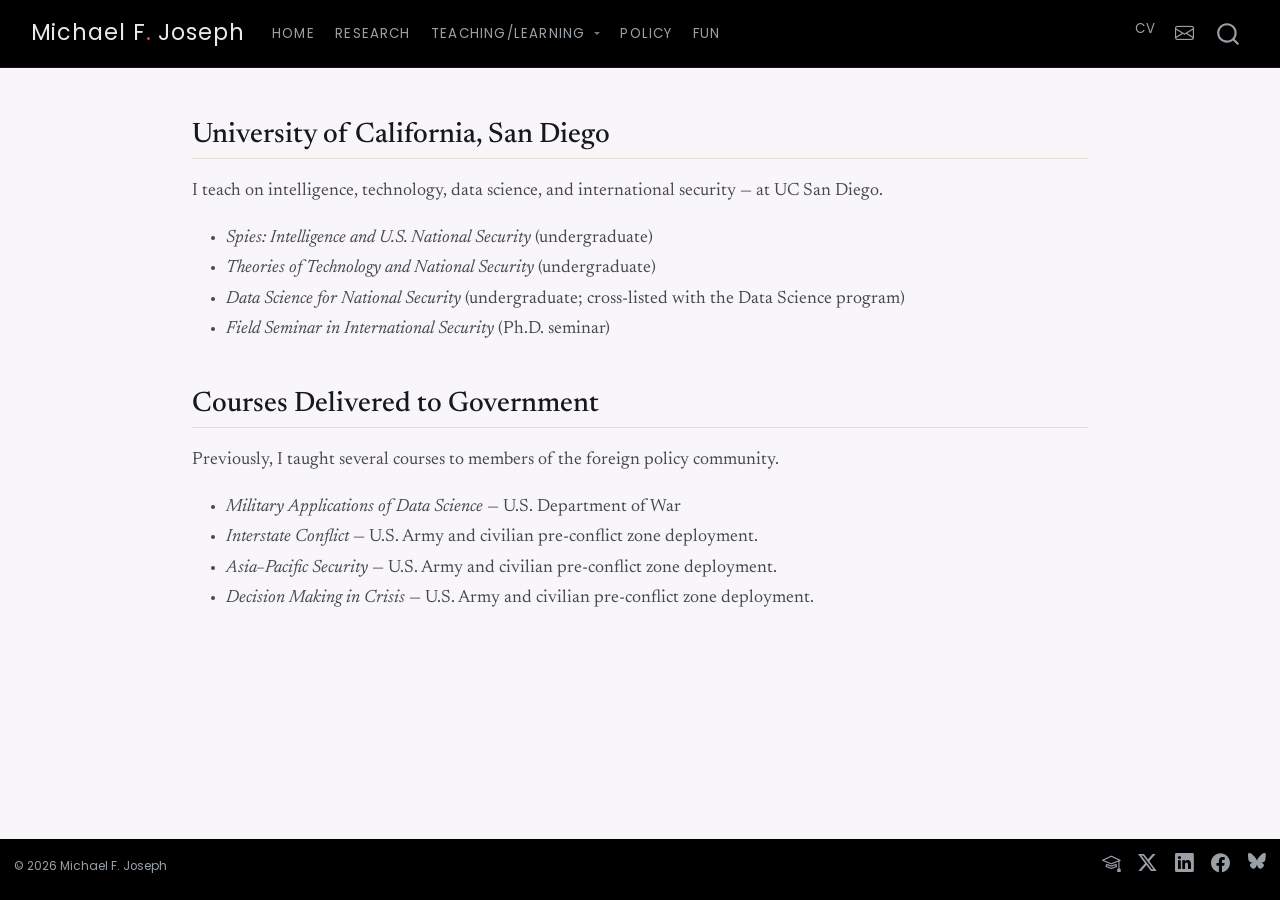
<file: docs/courses.html>
<!DOCTYPE html>
<html xmlns="http://www.w3.org/1999/xhtml" lang="en" xml:lang="en"><head>

<meta charset="utf-8">
<meta name="generator" content="quarto-1.9.38">

<meta name="viewport" content="width=device-width, initial-scale=1.0, user-scalable=yes">


<title>courses – Michael F. Joseph</title>
<style>
/* Default styles provided by pandoc.
** See https://pandoc.org/MANUAL.html#variables-for-html for config info.
*/
code{white-space: pre-wrap;}
span.smallcaps{font-variant: small-caps;}
div.columns{display: flex; gap: min(4vw, 1.5em);}
div.column{flex: auto; overflow-x: auto;}
div.hanging-indent{margin-left: 1.5em; text-indent: -1.5em;}
ul.task-list{list-style: none;}
ul.task-list li input[type="checkbox"] {
  width: 0.8em;
  margin: 0 0.8em 0.2em -1em; /* quarto-specific, see https://github.com/quarto-dev/quarto-cli/issues/4556 */ 
  vertical-align: middle;
}
</style>


<script src="site_libs/quarto-nav/quarto-nav.js"></script>
<script src="site_libs/clipboard/clipboard.min.js"></script>
<script src="site_libs/quarto-search/autocomplete.umd.js"></script>
<script src="site_libs/quarto-search/fuse.min.js"></script>
<script src="site_libs/quarto-search/quarto-search.js"></script>
<meta name="quarto:offset" content="./">
<link href="./images/brand/favicon.svg" rel="icon" type="image/svg+xml">
<script src="site_libs/quarto-html/quarto.js" type="module"></script>
<script src="site_libs/quarto-html/tabsets/tabsets.js" type="module"></script>
<script src="site_libs/quarto-html/popper.min.js"></script>
<script src="site_libs/quarto-html/tippy.umd.min.js"></script>
<script src="site_libs/quarto-html/anchor.min.js"></script>
<link href="site_libs/quarto-html/tippy.css" rel="stylesheet">
<link href="site_libs/quarto-html/quarto-syntax-highlighting-15634bcf2e68342d4ad2dfa704d543f6.css" rel="stylesheet" id="quarto-text-highlighting-styles">
<script src="site_libs/bootstrap/bootstrap.min.js"></script>
<link href="site_libs/bootstrap/bootstrap-icons.css" rel="stylesheet">
<link href="site_libs/bootstrap/bootstrap-761e524bb39244d21e32601083047ab9.min.css" rel="stylesheet" append-hash="true" id="quarto-bootstrap" data-mode="light">
<script id="quarto-search-options" type="application/json">{
  "location": "navbar",
  "copy-button": false,
  "collapse-after": 3,
  "panel-placement": "end",
  "type": "overlay",
  "limit": 50,
  "keyboard-shortcut": [
    "f",
    "/",
    "s"
  ],
  "show-item-context": false,
  "language": {
    "search-no-results-text": "No results",
    "search-matching-documents-text": "matching documents",
    "search-copy-link-title": "Copy link to search",
    "search-hide-matches-text": "Hide additional matches",
    "search-more-match-text": "more match in this document",
    "search-more-matches-text": "more matches in this document",
    "search-clear-button-title": "Clear",
    "search-text-placeholder": "",
    "search-detached-cancel-button-title": "Cancel",
    "search-submit-button-title": "Submit",
    "search-label": "Search"
  }
}</script>
<link rel="preconnect" href="https://fonts.googleapis.com">
<link rel="preconnect" href="https://fonts.gstatic.com" crossorigin="">
<link href="https://fonts.googleapis.com/css2?family=Poppins:wght@300;400;500;600&amp;family=Newsreader:opsz,wght@6..72,400;6..72,500&amp;display=swap" rel="stylesheet">
<link rel="stylesheet" href="https://cdn.jsdelivr.net/npm/bootstrap-icons@1.11.3/font/bootstrap-icons.min.css">


<meta property="og:title" content="Michael F. Joseph">
<meta property="og:description" content="Michael F. Joseph — Assistant Professor of Political Science, UC San Diego. Research on war, national security, secrecy, and modern technology.">
<meta property="og:image" content="https://www.michaelfjoseph.com/images/profile/headshot.jpg">
<meta property="og:site_name" content="Michael F. Joseph">
<meta name="twitter:title" content="Michael F. Joseph">
<meta name="twitter:description" content="Michael F. Joseph — Assistant Professor of Political Science, UC San Diego. Research on war, national security, secrecy, and modern technology.">
<meta name="twitter:image" content="https://www.michaelfjoseph.com/images/profile/headshot.jpg">
<meta name="twitter:card" content="summary_large_image">
</head>

<body class="nav-fixed fullcontent quarto-light">

<div id="quarto-search-results"></div>
  <header id="quarto-header" class="headroom fixed-top">
    <nav class="navbar navbar-expand-lg " data-bs-theme="dark">
      <div class="navbar-container container-fluid">
      <div class="navbar-brand-container mx-auto">
    <a class="navbar-brand" href="./index.html">
    <span class="navbar-title">Michael F. Joseph</span>
    </a>
  </div>
            <div id="quarto-search" class="" title="Search"></div>
          <button class="navbar-toggler" type="button" data-bs-toggle="collapse" data-bs-target="#navbarCollapse" aria-controls="navbarCollapse" role="menu" aria-expanded="false" aria-label="Toggle navigation" onclick="if (window.quartoToggleHeadroom) { window.quartoToggleHeadroom(); }">
  <span class="navbar-toggler-icon"></span>
</button>
          <div class="collapse navbar-collapse" id="navbarCollapse">
            <ul class="navbar-nav navbar-nav-scroll me-auto">
  <li class="nav-item">
    <a class="nav-link" href="./index.html"> 
<span class="menu-text">Home</span></a>
  </li>  
  <li class="nav-item">
    <a class="nav-link" href="./research.html"> 
<span class="menu-text">Research</span></a>
  </li>  
  <li class="nav-item dropdown ">
    <a class="nav-link dropdown-toggle" href="#" id="nav-menu-teachinglearning" role="link" data-bs-toggle="dropdown" aria-expanded="false">
 <span class="menu-text">Teaching/Learning</span>
    </a>
    <ul class="dropdown-menu" aria-labelledby="nav-menu-teachinglearning">    
        <li>
    <a class="dropdown-item" href="./courses.html">
 <span class="dropdown-text">Courses</span></a>
  </li>  
    </ul>
  </li>
  <li class="nav-item">
    <a class="nav-link" href="./policy.html"> 
<span class="menu-text">Policy</span></a>
  </li>  
  <li class="nav-item">
    <a class="nav-link" href="./fun-docs.html"> 
<span class="menu-text">Fun</span></a>
  </li>  
</ul>
            <ul class="navbar-nav navbar-nav-scroll ms-auto">
  <li class="nav-item">
    <a class="nav-link" href="./files/cv/CV.pdf" target="_blank"> 
<span class="menu-text">CV</span></a>
  </li>  
  <li class="nav-item compact">
    <a class="nav-link" href="https://mail.google.com/mail/?view=cm&amp;fs=1&amp;to=mfjoseph@ucsd.edu" target="_blank"> <i class="bi bi-envelope" role="img" aria-label="Email">
</i> 
<span class="menu-text"></span></a>
  </li>  
</ul>
          </div> <!-- /navcollapse -->
            <div class="quarto-navbar-tools">
</div>
      </div> <!-- /container-fluid -->
    </nav>
</header>
<!-- content -->
<div id="quarto-content" class="quarto-container page-columns page-rows-contents page-layout-article page-navbar">
<!-- sidebar -->
<!-- margin-sidebar -->
    
<!-- main -->
<main class="content" id="quarto-document-content"><header id="title-block-header" class="quarto-title-block"></header>




<!--
---
title: "Academic Courses"
---

-->
<section id="university-of-california-san-diego" class="level2">
<h2 class="anchored" data-anchor-id="university-of-california-san-diego">University of California, San Diego</h2>
<p>I teach on intelligence, technology, data science, and international security — at UC San Diego.</p>
<ul>
<li><em>Spies: Intelligence and U.S. National Security</em> (undergraduate)</li>
<li><em>Theories of Technology and National Security</em> (undergraduate)</li>
<li><em>Data Science for National Security</em> (undergraduate; cross-listed with the Data Science program)</li>
<li><em>Field Seminar in International Security</em> (Ph.D.&nbsp;seminar)</li>
</ul>
</section>
<section id="courses-delivered-to-government" class="level2">
<h2 class="anchored" data-anchor-id="courses-delivered-to-government">Courses Delivered to Government</h2>
<p>Previously, I taught several courses to members of the foreign policy community.</p>
<ul>
<li><em>Military Applications of Data Science</em> — U.S. Department of War</li>
<li><em>Interstate Conflict</em> — U.S. Army and civilian pre-conflict zone deployment.<br>
</li>
<li><em>Asia–Pacific Security</em> — U.S. Army and civilian pre-conflict zone deployment.<br>
</li>
<li><em>Decision Making in Crisis</em> — U.S. Army and civilian pre-conflict zone deployment.</li>
</ul>


</section>

</main> <!-- /main -->
<script id="quarto-html-after-body" type="application/javascript">
  window.document.addEventListener("DOMContentLoaded", function (event) {
    const icon = "";
    const anchorJS = new window.AnchorJS();
    anchorJS.options = {
      placement: 'right',
      icon: icon
    };
    anchorJS.add('.anchored');
    const isCodeAnnotation = (el) => {
      for (const clz of el.classList) {
        if (clz.startsWith('code-annotation-')) {                     
          return true;
        }
      }
      return false;
    }
    const onCopySuccess = function(e) {
      // button target
      const button = e.trigger;
      // don't keep focus
      button.blur();
      // flash "checked"
      button.classList.add('code-copy-button-checked');
      var currentTitle = button.getAttribute("title");
      button.setAttribute("title", "Copied!");
      let tooltip;
      if (window.bootstrap) {
        button.setAttribute("data-bs-toggle", "tooltip");
        button.setAttribute("data-bs-placement", "left");
        button.setAttribute("data-bs-title", "Copied!");
        tooltip = new bootstrap.Tooltip(button, 
          { trigger: "manual", 
            customClass: "code-copy-button-tooltip",
            offset: [0, -8]});
        tooltip.show();    
      }
      setTimeout(function() {
        if (tooltip) {
          tooltip.hide();
          button.removeAttribute("data-bs-title");
          button.removeAttribute("data-bs-toggle");
          button.removeAttribute("data-bs-placement");
        }
        button.setAttribute("title", currentTitle);
        button.classList.remove('code-copy-button-checked');
      }, 1000);
      // clear code selection
      e.clearSelection();
    }
    const getTextToCopy = function(trigger) {
      const outerScaffold = trigger.parentElement.cloneNode(true);
      const codeEl = outerScaffold.querySelector('code');
      for (const childEl of codeEl.children) {
        if (isCodeAnnotation(childEl)) {
          childEl.remove();
        }
      }
      return codeEl.innerText;
    }
    const clipboard = new window.ClipboardJS('.code-copy-button:not([data-in-quarto-modal])', {
      text: getTextToCopy
    });
    clipboard.on('success', onCopySuccess);
    if (window.document.getElementById('quarto-embedded-source-code-modal')) {
      const clipboardModal = new window.ClipboardJS('.code-copy-button[data-in-quarto-modal]', {
        text: getTextToCopy,
        container: window.document.getElementById('quarto-embedded-source-code-modal')
      });
      clipboardModal.on('success', onCopySuccess);
    }
      var localhostRegex = new RegExp(/^(?:http|https):\/\/localhost\:?[0-9]*\//);
      var mailtoRegex = new RegExp(/^mailto:/);
        var filterRegex = new RegExp("https:\/\/www\.michaelfjoseph\.com");
      var isInternal = (href) => {
          return filterRegex.test(href) || localhostRegex.test(href) || mailtoRegex.test(href);
      }
      // Inspect non-navigation links and adorn them if external
     var links = window.document.querySelectorAll('a[href]:not(.nav-link):not(.navbar-brand):not(.toc-action):not(.sidebar-link):not(.sidebar-item-toggle):not(.pagination-link):not(.no-external):not([aria-hidden]):not(.dropdown-item):not(.quarto-navigation-tool):not(.about-link)');
      for (var i=0; i<links.length; i++) {
        const link = links[i];
        if (!isInternal(link.href)) {
          // undo the damage that might have been done by quarto-nav.js in the case of
          // links that we want to consider external
          if (link.dataset.originalHref !== undefined) {
            link.href = link.dataset.originalHref;
          }
            // target, if specified
            link.setAttribute("target", "_blank");
            if (link.getAttribute("rel") === null) {
              link.setAttribute("rel", "noopener");
            }
        }
      }
    function tippyHover(el, contentFn, onTriggerFn, onUntriggerFn) {
      const config = {
        allowHTML: true,
        maxWidth: 500,
        delay: 100,
        arrow: false,
        appendTo: function(el) {
            return el.parentElement;
        },
        interactive: true,
        interactiveBorder: 10,
        theme: 'quarto',
        placement: 'bottom-start',
      };
      if (contentFn) {
        config.content = contentFn;
      }
      if (onTriggerFn) {
        config.onTrigger = onTriggerFn;
      }
      if (onUntriggerFn) {
        config.onUntrigger = onUntriggerFn;
      }
      window.tippy(el, config); 
    }
    const noterefs = window.document.querySelectorAll('a[role="doc-noteref"]');
    for (var i=0; i<noterefs.length; i++) {
      const ref = noterefs[i];
      tippyHover(ref, function() {
        // use id or data attribute instead here
        let href = ref.getAttribute('data-footnote-href') || ref.getAttribute('href');
        try { href = new URL(href).hash; } catch {}
        const id = href.replace(/^#\/?/, "");
        const note = window.document.getElementById(id);
        if (note) {
          return note.innerHTML;
        } else {
          return "";
        }
      });
    }
    const xrefs = window.document.querySelectorAll('a.quarto-xref');
    const processXRef = (id, note) => {
      // Strip column container classes
      const stripColumnClz = (el) => {
        el.classList.remove("page-full", "page-columns");
        if (el.children) {
          for (const child of el.children) {
            stripColumnClz(child);
          }
        }
      }
      stripColumnClz(note)
      if (id === null || id.startsWith('sec-')) {
        // Special case sections, only their first couple elements
        const container = document.createElement("div");
        if (note.children && note.children.length > 2) {
          container.appendChild(note.children[0].cloneNode(true));
          for (let i = 1; i < note.children.length; i++) {
            const child = note.children[i];
            if (child.tagName === "P" && child.innerText === "") {
              continue;
            } else {
              container.appendChild(child.cloneNode(true));
              break;
            }
          }
          if (window.Quarto?.typesetMath) {
            window.Quarto.typesetMath(container);
          }
          return container.innerHTML
        } else {
          if (window.Quarto?.typesetMath) {
            window.Quarto.typesetMath(note);
          }
          return note.innerHTML;
        }
      } else {
        // Remove any anchor links if they are present
        const anchorLink = note.querySelector('a.anchorjs-link');
        if (anchorLink) {
          anchorLink.remove();
        }
        if (window.Quarto?.typesetMath) {
          window.Quarto.typesetMath(note);
        }
        if (note.classList.contains("callout")) {
          return note.outerHTML;
        } else {
          return note.innerHTML;
        }
      }
    }
    for (var i=0; i<xrefs.length; i++) {
      const xref = xrefs[i];
      tippyHover(xref, undefined, function(instance) {
        instance.disable();
        let url = xref.getAttribute('href');
        let hash = undefined; 
        if (url.startsWith('#')) {
          hash = url;
        } else {
          try { hash = new URL(url).hash; } catch {}
        }
        if (hash) {
          const id = hash.replace(/^#\/?/, "");
          const note = window.document.getElementById(id);
          if (note !== null) {
            try {
              const html = processXRef(id, note.cloneNode(true));
              instance.setContent(html);
            } finally {
              instance.enable();
              instance.show();
            }
          } else {
            // See if we can fetch this
            fetch(url.split('#')[0])
            .then(res => res.text())
            .then(html => {
              const parser = new DOMParser();
              const htmlDoc = parser.parseFromString(html, "text/html");
              const note = htmlDoc.getElementById(id);
              if (note !== null) {
                const html = processXRef(id, note);
                instance.setContent(html);
              } 
            }).finally(() => {
              instance.enable();
              instance.show();
            });
          }
        } else {
          // See if we can fetch a full url (with no hash to target)
          // This is a special case and we should probably do some content thinning / targeting
          fetch(url)
          .then(res => res.text())
          .then(html => {
            const parser = new DOMParser();
            const htmlDoc = parser.parseFromString(html, "text/html");
            const note = htmlDoc.querySelector('main.content');
            if (note !== null) {
              // This should only happen for chapter cross references
              // (since there is no id in the URL)
              // remove the first header
              if (note.children.length > 0 && note.children[0].tagName === "HEADER") {
                note.children[0].remove();
              }
              const html = processXRef(null, note);
              instance.setContent(html);
            } 
          }).finally(() => {
            instance.enable();
            instance.show();
          });
        }
      }, function(instance) {
      });
    }
        let selectedAnnoteEl;
        const selectorForAnnotation = ( cell, annotation) => {
          let cellAttr = 'data-code-cell="' + cell + '"';
          let lineAttr = 'data-code-annotation="' +  annotation + '"';
          const selector = 'span[' + cellAttr + '][' + lineAttr + ']';
          return selector;
        }
        const selectCodeLines = (annoteEl) => {
          const doc = window.document;
          const targetCell = annoteEl.getAttribute("data-target-cell");
          const targetAnnotation = annoteEl.getAttribute("data-target-annotation");
          const annoteSpan = window.document.querySelector(selectorForAnnotation(targetCell, targetAnnotation));
          const lines = annoteSpan.getAttribute("data-code-lines").split(",");
          const lineIds = lines.map((line) => {
            return targetCell + "-" + line;
          })
          let top = null;
          let height = null;
          let parent = null;
          if (lineIds.length > 0) {
              //compute the position of the single el (top and bottom and make a div)
              const el = window.document.getElementById(lineIds[0]);
              top = el.offsetTop;
              height = el.offsetHeight;
              parent = el.parentElement.parentElement;
            if (lineIds.length > 1) {
              const lastEl = window.document.getElementById(lineIds[lineIds.length - 1]);
              const bottom = lastEl.offsetTop + lastEl.offsetHeight;
              height = bottom - top;
            }
            if (top !== null && height !== null && parent !== null) {
              // cook up a div (if necessary) and position it 
              let div = window.document.getElementById("code-annotation-line-highlight");
              if (div === null) {
                div = window.document.createElement("div");
                div.setAttribute("id", "code-annotation-line-highlight");
                div.style.position = 'absolute';
                parent.appendChild(div);
              }
              div.style.top = top - 2 + "px";
              div.style.height = height + 4 + "px";
              div.style.left = 0;
              let gutterDiv = window.document.getElementById("code-annotation-line-highlight-gutter");
              if (gutterDiv === null) {
                gutterDiv = window.document.createElement("div");
                gutterDiv.setAttribute("id", "code-annotation-line-highlight-gutter");
                gutterDiv.style.position = 'absolute';
                const codeCell = window.document.getElementById(targetCell);
                const gutter = codeCell.querySelector('.code-annotation-gutter');
                gutter.appendChild(gutterDiv);
              }
              gutterDiv.style.top = top - 2 + "px";
              gutterDiv.style.height = height + 4 + "px";
            }
            selectedAnnoteEl = annoteEl;
          }
        };
        const unselectCodeLines = () => {
          const elementsIds = ["code-annotation-line-highlight", "code-annotation-line-highlight-gutter"];
          elementsIds.forEach((elId) => {
            const div = window.document.getElementById(elId);
            if (div) {
              div.remove();
            }
          });
          selectedAnnoteEl = undefined;
        };
          // Handle positioning of the toggle
      window.addEventListener(
        "resize",
        throttle(() => {
          elRect = undefined;
          if (selectedAnnoteEl) {
            selectCodeLines(selectedAnnoteEl);
          }
        }, 10)
      );
      function throttle(fn, ms) {
      let throttle = false;
      let timer;
        return (...args) => {
          if(!throttle) { // first call gets through
              fn.apply(this, args);
              throttle = true;
          } else { // all the others get throttled
              if(timer) clearTimeout(timer); // cancel #2
              timer = setTimeout(() => {
                fn.apply(this, args);
                timer = throttle = false;
              }, ms);
          }
        };
      }
        // Attach click handler to the DT
        const annoteDls = window.document.querySelectorAll('dt[data-target-cell]');
        for (const annoteDlNode of annoteDls) {
          annoteDlNode.addEventListener('click', (event) => {
            const clickedEl = event.target;
            if (clickedEl !== selectedAnnoteEl) {
              unselectCodeLines();
              const activeEl = window.document.querySelector('dt[data-target-cell].code-annotation-active');
              if (activeEl) {
                activeEl.classList.remove('code-annotation-active');
              }
              selectCodeLines(clickedEl);
              clickedEl.classList.add('code-annotation-active');
            } else {
              // Unselect the line
              unselectCodeLines();
              clickedEl.classList.remove('code-annotation-active');
            }
          });
        }
    const findCites = (el) => {
      const parentEl = el.parentElement;
      if (parentEl) {
        const cites = parentEl.dataset.cites;
        if (cites) {
          return {
            el,
            cites: cites.split(' ')
          };
        } else {
          return findCites(el.parentElement)
        }
      } else {
        return undefined;
      }
    };
    var bibliorefs = window.document.querySelectorAll('a[role="doc-biblioref"]');
    for (var i=0; i<bibliorefs.length; i++) {
      const ref = bibliorefs[i];
      const citeInfo = findCites(ref);
      if (citeInfo) {
        tippyHover(citeInfo.el, function() {
          var popup = window.document.createElement('div');
          citeInfo.cites.forEach(function(cite) {
            var citeDiv = window.document.createElement('div');
            citeDiv.classList.add('hanging-indent');
            citeDiv.classList.add('csl-entry');
            var biblioDiv = window.document.getElementById('ref-' + cite);
            if (biblioDiv) {
              citeDiv.innerHTML = biblioDiv.innerHTML;
            }
            popup.appendChild(citeDiv);
          });
          return popup.innerHTML;
        });
      }
    }
  });
  </script>
</div> <!-- /content -->
<footer class="footer">
  <div class="nav-footer">
    <div class="nav-footer-left">
<p>© 2026 Michael F. Joseph</p>
</div>   
    <div class="nav-footer-center">
      &nbsp;
    </div>
    <div class="nav-footer-right">
<p><a href="https://scholar.google.com/citations?user=aCND-O0AAAAJ" aria-label="Google Scholar"><i class="bi bi-mortarboard"></i></a> <a href="https://x.com/m0joseph" aria-label="X (Twitter)"><i class="bi bi-twitter-x"></i></a> <a href="https://www.linkedin.com/in/michael-joseph-82a5ba18/" aria-label="LinkedIn"><i class="bi bi-linkedin"></i></a> <a href="https://www.facebook.com/michael.joseph.1048554" aria-label="Facebook"><i class="bi bi-facebook"></i></a> <a href="https://bsky.app/profile/profmickeyj.bsky.social" aria-label="Bluesky"><svg viewbox="0 0 568 501" class="bsky-ico" aria-hidden="true"><path fill="currentColor" d="M123.121 33.664C188.241 82.553 258.281 181.68 284 234.873c25.719-53.192 95.759-152.32 160.879-201.209C491.866-1.611 568-28.906 568 57.947c0 17.346-9.945 145.713-15.778 166.555-20.275 72.453-94.155 90.933-159.875 79.748C507.222 323.8 536.444 388.56 473.333 453.32c-119.86 122.992-172.272-30.859-185.702-70.281-2.462-7.227-3.614-10.608-3.631-7.733-.017-2.875-1.169.506-3.631 7.733-13.43 39.422-65.842 193.273-185.702 70.281-63.111-64.76-33.89-129.52 80.986-149.071-65.72 11.185-139.6-7.295-159.875-79.748C9.945 203.66 0 75.293 0 57.947 0-28.906 76.134-1.611 123.121 33.664Z"></path></svg></a></p>
</div>
  </div>
</footer>
<script>
document.addEventListener('DOMContentLoaded', function () {
  document.querySelectorAll('.navbar-title').forEach(function (el) {
    if (el.textContent.indexOf('.') > -1) {
      el.innerHTML = el.textContent.replace('.', '<span class="brand-dot">.</span>');
    }
  });
});
</script>




</body></html>
</file>
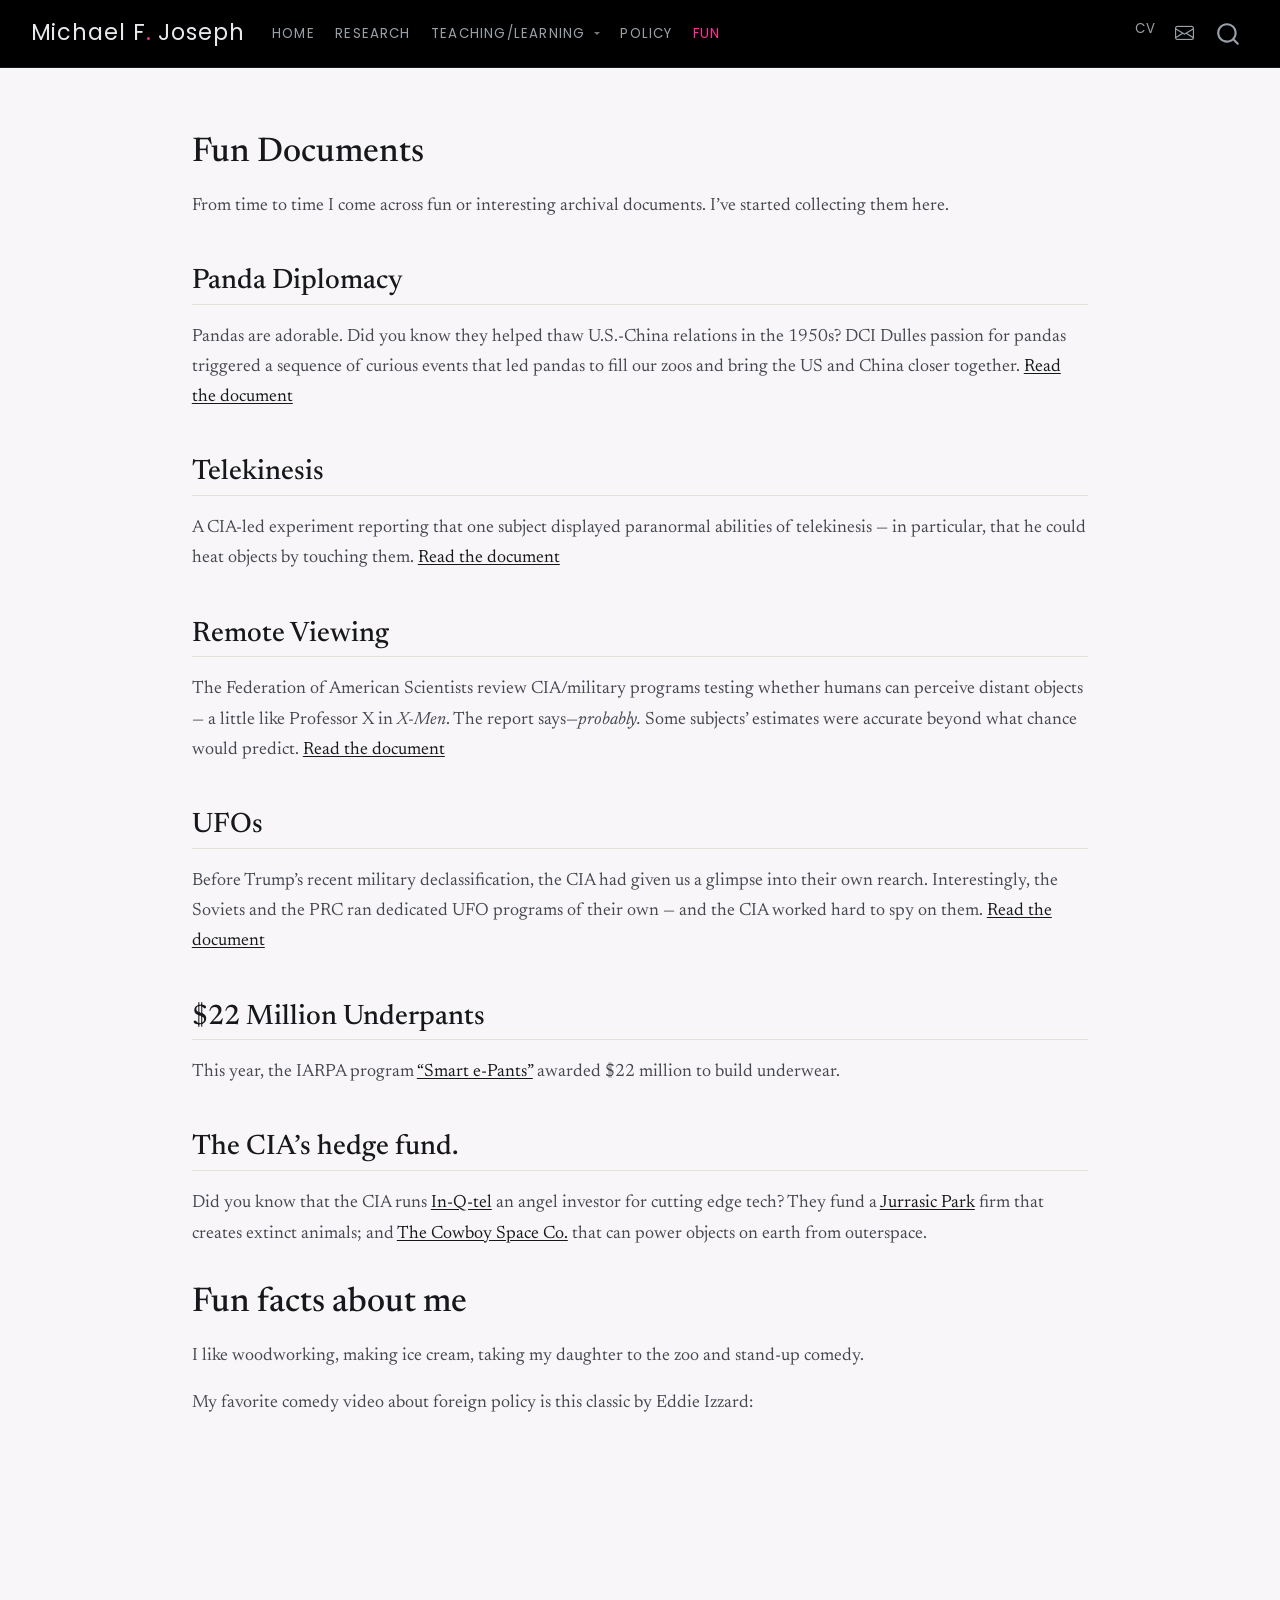
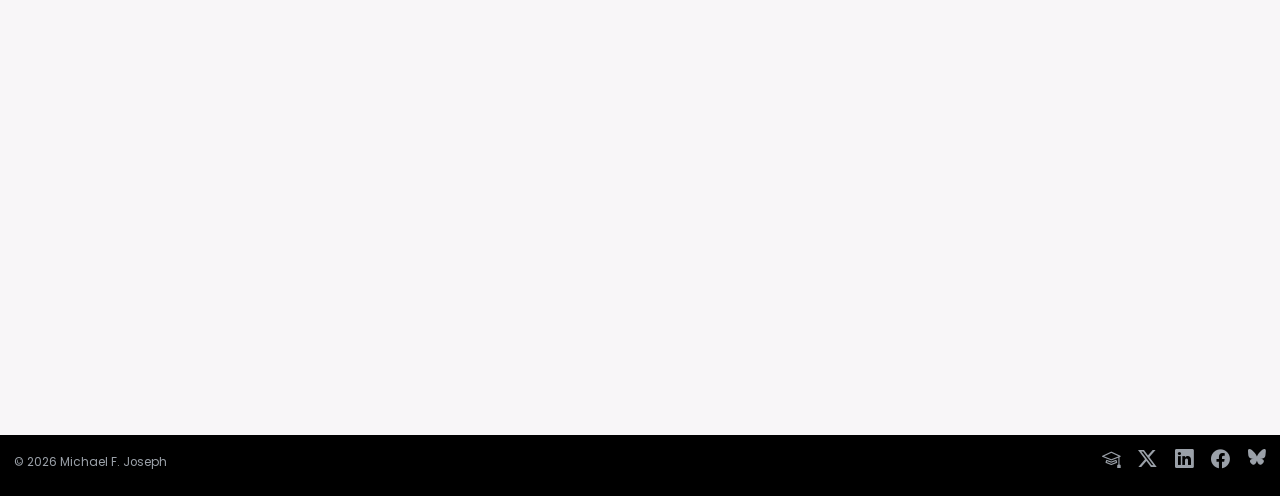
<file: docs/fun-docs.html>
<!DOCTYPE html>
<html xmlns="http://www.w3.org/1999/xhtml" lang="en" xml:lang="en"><head>

<meta charset="utf-8">
<meta name="generator" content="quarto-1.9.38">

<meta name="viewport" content="width=device-width, initial-scale=1.0, user-scalable=yes">


<title>fun-docs – Michael F. Joseph</title>
<style>
/* Default styles provided by pandoc.
** See https://pandoc.org/MANUAL.html#variables-for-html for config info.
*/
code{white-space: pre-wrap;}
span.smallcaps{font-variant: small-caps;}
div.columns{display: flex; gap: min(4vw, 1.5em);}
div.column{flex: auto; overflow-x: auto;}
div.hanging-indent{margin-left: 1.5em; text-indent: -1.5em;}
ul.task-list{list-style: none;}
ul.task-list li input[type="checkbox"] {
  width: 0.8em;
  margin: 0 0.8em 0.2em -1em; /* quarto-specific, see https://github.com/quarto-dev/quarto-cli/issues/4556 */ 
  vertical-align: middle;
}
</style>


<script src="site_libs/quarto-nav/quarto-nav.js"></script>
<script src="site_libs/clipboard/clipboard.min.js"></script>
<script src="site_libs/quarto-search/autocomplete.umd.js"></script>
<script src="site_libs/quarto-search/fuse.min.js"></script>
<script src="site_libs/quarto-search/quarto-search.js"></script>
<meta name="quarto:offset" content="./">
<link href="./images/brand/favicon.svg" rel="icon" type="image/svg+xml">
<script src="site_libs/quarto-html/quarto.js" type="module"></script>
<script src="site_libs/quarto-html/tabsets/tabsets.js" type="module"></script>
<script src="site_libs/quarto-html/popper.min.js"></script>
<script src="site_libs/quarto-html/tippy.umd.min.js"></script>
<script src="site_libs/quarto-html/anchor.min.js"></script>
<link href="site_libs/quarto-html/tippy.css" rel="stylesheet">
<link href="site_libs/quarto-html/quarto-syntax-highlighting-15634bcf2e68342d4ad2dfa704d543f6.css" rel="stylesheet" id="quarto-text-highlighting-styles">
<script src="site_libs/bootstrap/bootstrap.min.js"></script>
<link href="site_libs/bootstrap/bootstrap-icons.css" rel="stylesheet">
<link href="site_libs/bootstrap/bootstrap-761e524bb39244d21e32601083047ab9.min.css" rel="stylesheet" append-hash="true" id="quarto-bootstrap" data-mode="light">
<script id="quarto-search-options" type="application/json">{
  "location": "navbar",
  "copy-button": false,
  "collapse-after": 3,
  "panel-placement": "end",
  "type": "overlay",
  "limit": 50,
  "keyboard-shortcut": [
    "f",
    "/",
    "s"
  ],
  "show-item-context": false,
  "language": {
    "search-no-results-text": "No results",
    "search-matching-documents-text": "matching documents",
    "search-copy-link-title": "Copy link to search",
    "search-hide-matches-text": "Hide additional matches",
    "search-more-match-text": "more match in this document",
    "search-more-matches-text": "more matches in this document",
    "search-clear-button-title": "Clear",
    "search-text-placeholder": "",
    "search-detached-cancel-button-title": "Cancel",
    "search-submit-button-title": "Submit",
    "search-label": "Search"
  }
}</script>
<link rel="preconnect" href="https://fonts.googleapis.com">
<link rel="preconnect" href="https://fonts.gstatic.com" crossorigin="">
<link href="https://fonts.googleapis.com/css2?family=Poppins:wght@300;400;500;600&amp;family=Newsreader:opsz,wght@6..72,400;6..72,500&amp;display=swap" rel="stylesheet">
<link rel="stylesheet" href="https://cdn.jsdelivr.net/npm/bootstrap-icons@1.11.3/font/bootstrap-icons.min.css">


<meta property="og:title" content="Michael F. Joseph">
<meta property="og:description" content="Michael F. Joseph — Assistant Professor of Political Science, UC San Diego. Research on war, national security, secrecy, and modern technology.">
<meta property="og:image" content="https://www.michaelfjoseph.com/images/profile/headshot.jpg">
<meta property="og:site_name" content="Michael F. Joseph">
<meta name="twitter:title" content="Michael F. Joseph">
<meta name="twitter:description" content="Michael F. Joseph — Assistant Professor of Political Science, UC San Diego. Research on war, national security, secrecy, and modern technology.">
<meta name="twitter:image" content="https://www.michaelfjoseph.com/images/profile/headshot.jpg">
<meta name="twitter:card" content="summary_large_image">
</head>

<body class="nav-fixed fullcontent quarto-light">

<div id="quarto-search-results"></div>
  <header id="quarto-header" class="headroom fixed-top">
    <nav class="navbar navbar-expand-lg " data-bs-theme="dark">
      <div class="navbar-container container-fluid">
      <div class="navbar-brand-container mx-auto">
    <a class="navbar-brand" href="./index.html">
    <span class="navbar-title">Michael F. Joseph</span>
    </a>
  </div>
            <div id="quarto-search" class="" title="Search"></div>
          <button class="navbar-toggler" type="button" data-bs-toggle="collapse" data-bs-target="#navbarCollapse" aria-controls="navbarCollapse" role="menu" aria-expanded="false" aria-label="Toggle navigation" onclick="if (window.quartoToggleHeadroom) { window.quartoToggleHeadroom(); }">
  <span class="navbar-toggler-icon"></span>
</button>
          <div class="collapse navbar-collapse" id="navbarCollapse">
            <ul class="navbar-nav navbar-nav-scroll me-auto">
  <li class="nav-item">
    <a class="nav-link" href="./index.html"> 
<span class="menu-text">Home</span></a>
  </li>  
  <li class="nav-item">
    <a class="nav-link" href="./research.html"> 
<span class="menu-text">Research</span></a>
  </li>  
  <li class="nav-item dropdown ">
    <a class="nav-link dropdown-toggle" href="#" id="nav-menu-teachinglearning" role="link" data-bs-toggle="dropdown" aria-expanded="false">
 <span class="menu-text">Teaching/Learning</span>
    </a>
    <ul class="dropdown-menu" aria-labelledby="nav-menu-teachinglearning">    
        <li>
    <a class="dropdown-item" href="./courses.html">
 <span class="dropdown-text">Courses</span></a>
  </li>  
    </ul>
  </li>
  <li class="nav-item">
    <a class="nav-link" href="./policy.html"> 
<span class="menu-text">Policy</span></a>
  </li>  
  <li class="nav-item">
    <a class="nav-link active" href="./fun-docs.html" aria-current="page"> 
<span class="menu-text">Fun</span></a>
  </li>  
</ul>
            <ul class="navbar-nav navbar-nav-scroll ms-auto">
  <li class="nav-item">
    <a class="nav-link" href="./files/cv/CV.pdf" target="_blank"> 
<span class="menu-text">CV</span></a>
  </li>  
  <li class="nav-item compact">
    <a class="nav-link" href="https://mail.google.com/mail/?view=cm&amp;fs=1&amp;to=mfjoseph@ucsd.edu" target="_blank"> <i class="bi bi-envelope" role="img" aria-label="Email">
</i> 
<span class="menu-text"></span></a>
  </li>  
</ul>
          </div> <!-- /navcollapse -->
            <div class="quarto-navbar-tools">
</div>
      </div> <!-- /container-fluid -->
    </nav>
</header>
<!-- content -->
<div id="quarto-content" class="quarto-container page-columns page-rows-contents page-layout-article page-navbar">
<!-- sidebar -->
<!-- margin-sidebar -->
    
<!-- main -->
<main class="content" id="quarto-document-content"><header id="title-block-header" class="quarto-title-block"></header>




<!-- ---
title: "Fun Stuff"
description: "A collection of fun, curious declassified documents curated by Michael F. Joseph - panda diplomacy, CIA experiments, UFOs, and other national-security oddities."
---  -->
<section id="fun-documents" class="level1">
<h1>Fun Documents</h1>
<p>From time to time I come across fun or interesting archival documents. I’ve started collecting them here.</p>
<section id="panda-diplomacy" class="level2">
<h2 class="anchored" data-anchor-id="panda-diplomacy">Panda Diplomacy</h2>
<p>Pandas are adorable. Did you know they helped thaw U.S.-China relations in the 1950s? DCI Dulles passion for pandas triggered a sequence of curious events that led pandas to fill our zoos and bring the US and China closer together. <a href="https://www.cia.gov/stories/story/cia-and-panda-diplomacy/">Read the document</a></p>
</section>
<section id="telekinesis" class="level2">
<h2 class="anchored" data-anchor-id="telekinesis">Telekinesis</h2>
<p>A CIA-led experiment reporting that one subject displayed paranormal abilities of telekinesis — in particular, that he could heat objects by touching them. <a href="files/fun-docs/Telekenesis.pdf">Read the document</a></p>
</section>
<section id="remote-viewing" class="level2">
<h2 class="anchored" data-anchor-id="remote-viewing">Remote Viewing</h2>
<p>The Federation of American Scientists review CIA/military programs testing whether humans can perceive distant objects — a little like Professor X in <em>X-Men</em>. The report says—<em>probably.</em> Some subjects’ estimates were accurate beyond what chance would predict. <a href="files/fun-docs/remote_viewing.pdf">Read the document</a></p>
</section>
<section id="ufos" class="level2">
<h2 class="anchored" data-anchor-id="ufos">UFOs</h2>
<p>Before Trump’s recent military declassification, the CIA had given us a glimpse into their own rearch. Interestingly, the Soviets and the PRC ran dedicated UFO programs of their own — and the CIA worked hard to spy on them. <a href="files/fun-docs/UFOs.pdf">Read the document</a></p>
</section>
<section id="million-underpants" class="level2">
<h2 class="anchored" data-anchor-id="million-underpants">$22 Million Underpants</h2>
<p>This year, the IARPA program <a href="https://www.iarpa.gov/research-programs/smart-epants">“Smart e-Pants”</a> awarded $22 million to build underwear.</p>
</section>
<section id="the-cias-hedge-fund." class="level2">
<h2 class="anchored" data-anchor-id="the-cias-hedge-fund.">The CIA’s hedge fund.</h2>
<p>Did you know that the CIA runs <a href="https://www.iqt.org/">In-Q-tel</a> an angel investor for cutting edge tech? They fund a <a href="https://colossal.com/">Jurrasic Park</a> firm that creates extinct animals; and <a href="https://www.cowboyspace.com/">The Cowboy Space Co.</a> that can power objects on earth from outerspace.</p>
</section>
</section>
<section id="fun-facts-about-me" class="level1">
<h1>Fun facts about me</h1>
<p>I like woodworking, making ice cream, taking my daughter to the zoo and stand-up comedy.</p>
<p>My favorite comedy video about foreign policy is this classic by Eddie Izzard:</p>
<div class="quarto-video ratio ratio-16x9"><iframe data-external="1" src="https://www.youtube.com/embed/siBX0i1EIWk" title="" frameborder="0" allow="accelerometer; autoplay; clipboard-write; encrypted-media; gyroscope; picture-in-picture" allowfullscreen=""></iframe></div>


</section>

</main> <!-- /main -->
<script id="quarto-html-after-body" type="application/javascript">
  window.document.addEventListener("DOMContentLoaded", function (event) {
    const icon = "";
    const anchorJS = new window.AnchorJS();
    anchorJS.options = {
      placement: 'right',
      icon: icon
    };
    anchorJS.add('.anchored');
    const isCodeAnnotation = (el) => {
      for (const clz of el.classList) {
        if (clz.startsWith('code-annotation-')) {                     
          return true;
        }
      }
      return false;
    }
    const onCopySuccess = function(e) {
      // button target
      const button = e.trigger;
      // don't keep focus
      button.blur();
      // flash "checked"
      button.classList.add('code-copy-button-checked');
      var currentTitle = button.getAttribute("title");
      button.setAttribute("title", "Copied!");
      let tooltip;
      if (window.bootstrap) {
        button.setAttribute("data-bs-toggle", "tooltip");
        button.setAttribute("data-bs-placement", "left");
        button.setAttribute("data-bs-title", "Copied!");
        tooltip = new bootstrap.Tooltip(button, 
          { trigger: "manual", 
            customClass: "code-copy-button-tooltip",
            offset: [0, -8]});
        tooltip.show();    
      }
      setTimeout(function() {
        if (tooltip) {
          tooltip.hide();
          button.removeAttribute("data-bs-title");
          button.removeAttribute("data-bs-toggle");
          button.removeAttribute("data-bs-placement");
        }
        button.setAttribute("title", currentTitle);
        button.classList.remove('code-copy-button-checked');
      }, 1000);
      // clear code selection
      e.clearSelection();
    }
    const getTextToCopy = function(trigger) {
      const outerScaffold = trigger.parentElement.cloneNode(true);
      const codeEl = outerScaffold.querySelector('code');
      for (const childEl of codeEl.children) {
        if (isCodeAnnotation(childEl)) {
          childEl.remove();
        }
      }
      return codeEl.innerText;
    }
    const clipboard = new window.ClipboardJS('.code-copy-button:not([data-in-quarto-modal])', {
      text: getTextToCopy
    });
    clipboard.on('success', onCopySuccess);
    if (window.document.getElementById('quarto-embedded-source-code-modal')) {
      const clipboardModal = new window.ClipboardJS('.code-copy-button[data-in-quarto-modal]', {
        text: getTextToCopy,
        container: window.document.getElementById('quarto-embedded-source-code-modal')
      });
      clipboardModal.on('success', onCopySuccess);
    }
      var localhostRegex = new RegExp(/^(?:http|https):\/\/localhost\:?[0-9]*\//);
      var mailtoRegex = new RegExp(/^mailto:/);
        var filterRegex = new RegExp("https:\/\/www\.michaelfjoseph\.com");
      var isInternal = (href) => {
          return filterRegex.test(href) || localhostRegex.test(href) || mailtoRegex.test(href);
      }
      // Inspect non-navigation links and adorn them if external
     var links = window.document.querySelectorAll('a[href]:not(.nav-link):not(.navbar-brand):not(.toc-action):not(.sidebar-link):not(.sidebar-item-toggle):not(.pagination-link):not(.no-external):not([aria-hidden]):not(.dropdown-item):not(.quarto-navigation-tool):not(.about-link)');
      for (var i=0; i<links.length; i++) {
        const link = links[i];
        if (!isInternal(link.href)) {
          // undo the damage that might have been done by quarto-nav.js in the case of
          // links that we want to consider external
          if (link.dataset.originalHref !== undefined) {
            link.href = link.dataset.originalHref;
          }
            // target, if specified
            link.setAttribute("target", "_blank");
            if (link.getAttribute("rel") === null) {
              link.setAttribute("rel", "noopener");
            }
        }
      }
    function tippyHover(el, contentFn, onTriggerFn, onUntriggerFn) {
      const config = {
        allowHTML: true,
        maxWidth: 500,
        delay: 100,
        arrow: false,
        appendTo: function(el) {
            return el.parentElement;
        },
        interactive: true,
        interactiveBorder: 10,
        theme: 'quarto',
        placement: 'bottom-start',
      };
      if (contentFn) {
        config.content = contentFn;
      }
      if (onTriggerFn) {
        config.onTrigger = onTriggerFn;
      }
      if (onUntriggerFn) {
        config.onUntrigger = onUntriggerFn;
      }
      window.tippy(el, config); 
    }
    const noterefs = window.document.querySelectorAll('a[role="doc-noteref"]');
    for (var i=0; i<noterefs.length; i++) {
      const ref = noterefs[i];
      tippyHover(ref, function() {
        // use id or data attribute instead here
        let href = ref.getAttribute('data-footnote-href') || ref.getAttribute('href');
        try { href = new URL(href).hash; } catch {}
        const id = href.replace(/^#\/?/, "");
        const note = window.document.getElementById(id);
        if (note) {
          return note.innerHTML;
        } else {
          return "";
        }
      });
    }
    const xrefs = window.document.querySelectorAll('a.quarto-xref');
    const processXRef = (id, note) => {
      // Strip column container classes
      const stripColumnClz = (el) => {
        el.classList.remove("page-full", "page-columns");
        if (el.children) {
          for (const child of el.children) {
            stripColumnClz(child);
          }
        }
      }
      stripColumnClz(note)
      if (id === null || id.startsWith('sec-')) {
        // Special case sections, only their first couple elements
        const container = document.createElement("div");
        if (note.children && note.children.length > 2) {
          container.appendChild(note.children[0].cloneNode(true));
          for (let i = 1; i < note.children.length; i++) {
            const child = note.children[i];
            if (child.tagName === "P" && child.innerText === "") {
              continue;
            } else {
              container.appendChild(child.cloneNode(true));
              break;
            }
          }
          if (window.Quarto?.typesetMath) {
            window.Quarto.typesetMath(container);
          }
          return container.innerHTML
        } else {
          if (window.Quarto?.typesetMath) {
            window.Quarto.typesetMath(note);
          }
          return note.innerHTML;
        }
      } else {
        // Remove any anchor links if they are present
        const anchorLink = note.querySelector('a.anchorjs-link');
        if (anchorLink) {
          anchorLink.remove();
        }
        if (window.Quarto?.typesetMath) {
          window.Quarto.typesetMath(note);
        }
        if (note.classList.contains("callout")) {
          return note.outerHTML;
        } else {
          return note.innerHTML;
        }
      }
    }
    for (var i=0; i<xrefs.length; i++) {
      const xref = xrefs[i];
      tippyHover(xref, undefined, function(instance) {
        instance.disable();
        let url = xref.getAttribute('href');
        let hash = undefined; 
        if (url.startsWith('#')) {
          hash = url;
        } else {
          try { hash = new URL(url).hash; } catch {}
        }
        if (hash) {
          const id = hash.replace(/^#\/?/, "");
          const note = window.document.getElementById(id);
          if (note !== null) {
            try {
              const html = processXRef(id, note.cloneNode(true));
              instance.setContent(html);
            } finally {
              instance.enable();
              instance.show();
            }
          } else {
            // See if we can fetch this
            fetch(url.split('#')[0])
            .then(res => res.text())
            .then(html => {
              const parser = new DOMParser();
              const htmlDoc = parser.parseFromString(html, "text/html");
              const note = htmlDoc.getElementById(id);
              if (note !== null) {
                const html = processXRef(id, note);
                instance.setContent(html);
              } 
            }).finally(() => {
              instance.enable();
              instance.show();
            });
          }
        } else {
          // See if we can fetch a full url (with no hash to target)
          // This is a special case and we should probably do some content thinning / targeting
          fetch(url)
          .then(res => res.text())
          .then(html => {
            const parser = new DOMParser();
            const htmlDoc = parser.parseFromString(html, "text/html");
            const note = htmlDoc.querySelector('main.content');
            if (note !== null) {
              // This should only happen for chapter cross references
              // (since there is no id in the URL)
              // remove the first header
              if (note.children.length > 0 && note.children[0].tagName === "HEADER") {
                note.children[0].remove();
              }
              const html = processXRef(null, note);
              instance.setContent(html);
            } 
          }).finally(() => {
            instance.enable();
            instance.show();
          });
        }
      }, function(instance) {
      });
    }
        let selectedAnnoteEl;
        const selectorForAnnotation = ( cell, annotation) => {
          let cellAttr = 'data-code-cell="' + cell + '"';
          let lineAttr = 'data-code-annotation="' +  annotation + '"';
          const selector = 'span[' + cellAttr + '][' + lineAttr + ']';
          return selector;
        }
        const selectCodeLines = (annoteEl) => {
          const doc = window.document;
          const targetCell = annoteEl.getAttribute("data-target-cell");
          const targetAnnotation = annoteEl.getAttribute("data-target-annotation");
          const annoteSpan = window.document.querySelector(selectorForAnnotation(targetCell, targetAnnotation));
          const lines = annoteSpan.getAttribute("data-code-lines").split(",");
          const lineIds = lines.map((line) => {
            return targetCell + "-" + line;
          })
          let top = null;
          let height = null;
          let parent = null;
          if (lineIds.length > 0) {
              //compute the position of the single el (top and bottom and make a div)
              const el = window.document.getElementById(lineIds[0]);
              top = el.offsetTop;
              height = el.offsetHeight;
              parent = el.parentElement.parentElement;
            if (lineIds.length > 1) {
              const lastEl = window.document.getElementById(lineIds[lineIds.length - 1]);
              const bottom = lastEl.offsetTop + lastEl.offsetHeight;
              height = bottom - top;
            }
            if (top !== null && height !== null && parent !== null) {
              // cook up a div (if necessary) and position it 
              let div = window.document.getElementById("code-annotation-line-highlight");
              if (div === null) {
                div = window.document.createElement("div");
                div.setAttribute("id", "code-annotation-line-highlight");
                div.style.position = 'absolute';
                parent.appendChild(div);
              }
              div.style.top = top - 2 + "px";
              div.style.height = height + 4 + "px";
              div.style.left = 0;
              let gutterDiv = window.document.getElementById("code-annotation-line-highlight-gutter");
              if (gutterDiv === null) {
                gutterDiv = window.document.createElement("div");
                gutterDiv.setAttribute("id", "code-annotation-line-highlight-gutter");
                gutterDiv.style.position = 'absolute';
                const codeCell = window.document.getElementById(targetCell);
                const gutter = codeCell.querySelector('.code-annotation-gutter');
                gutter.appendChild(gutterDiv);
              }
              gutterDiv.style.top = top - 2 + "px";
              gutterDiv.style.height = height + 4 + "px";
            }
            selectedAnnoteEl = annoteEl;
          }
        };
        const unselectCodeLines = () => {
          const elementsIds = ["code-annotation-line-highlight", "code-annotation-line-highlight-gutter"];
          elementsIds.forEach((elId) => {
            const div = window.document.getElementById(elId);
            if (div) {
              div.remove();
            }
          });
          selectedAnnoteEl = undefined;
        };
          // Handle positioning of the toggle
      window.addEventListener(
        "resize",
        throttle(() => {
          elRect = undefined;
          if (selectedAnnoteEl) {
            selectCodeLines(selectedAnnoteEl);
          }
        }, 10)
      );
      function throttle(fn, ms) {
      let throttle = false;
      let timer;
        return (...args) => {
          if(!throttle) { // first call gets through
              fn.apply(this, args);
              throttle = true;
          } else { // all the others get throttled
              if(timer) clearTimeout(timer); // cancel #2
              timer = setTimeout(() => {
                fn.apply(this, args);
                timer = throttle = false;
              }, ms);
          }
        };
      }
        // Attach click handler to the DT
        const annoteDls = window.document.querySelectorAll('dt[data-target-cell]');
        for (const annoteDlNode of annoteDls) {
          annoteDlNode.addEventListener('click', (event) => {
            const clickedEl = event.target;
            if (clickedEl !== selectedAnnoteEl) {
              unselectCodeLines();
              const activeEl = window.document.querySelector('dt[data-target-cell].code-annotation-active');
              if (activeEl) {
                activeEl.classList.remove('code-annotation-active');
              }
              selectCodeLines(clickedEl);
              clickedEl.classList.add('code-annotation-active');
            } else {
              // Unselect the line
              unselectCodeLines();
              clickedEl.classList.remove('code-annotation-active');
            }
          });
        }
    const findCites = (el) => {
      const parentEl = el.parentElement;
      if (parentEl) {
        const cites = parentEl.dataset.cites;
        if (cites) {
          return {
            el,
            cites: cites.split(' ')
          };
        } else {
          return findCites(el.parentElement)
        }
      } else {
        return undefined;
      }
    };
    var bibliorefs = window.document.querySelectorAll('a[role="doc-biblioref"]');
    for (var i=0; i<bibliorefs.length; i++) {
      const ref = bibliorefs[i];
      const citeInfo = findCites(ref);
      if (citeInfo) {
        tippyHover(citeInfo.el, function() {
          var popup = window.document.createElement('div');
          citeInfo.cites.forEach(function(cite) {
            var citeDiv = window.document.createElement('div');
            citeDiv.classList.add('hanging-indent');
            citeDiv.classList.add('csl-entry');
            var biblioDiv = window.document.getElementById('ref-' + cite);
            if (biblioDiv) {
              citeDiv.innerHTML = biblioDiv.innerHTML;
            }
            popup.appendChild(citeDiv);
          });
          return popup.innerHTML;
        });
      }
    }
  });
  </script>
</div> <!-- /content -->
<footer class="footer">
  <div class="nav-footer">
    <div class="nav-footer-left">
<p>© 2026 Michael F. Joseph</p>
</div>   
    <div class="nav-footer-center">
      &nbsp;
    </div>
    <div class="nav-footer-right">
<p><a href="https://scholar.google.com/citations?user=aCND-O0AAAAJ" aria-label="Google Scholar"><i class="bi bi-mortarboard"></i></a> <a href="https://x.com/m0joseph" aria-label="X (Twitter)"><i class="bi bi-twitter-x"></i></a> <a href="https://www.linkedin.com/in/michael-joseph-82a5ba18/" aria-label="LinkedIn"><i class="bi bi-linkedin"></i></a> <a href="https://www.facebook.com/michael.joseph.1048554" aria-label="Facebook"><i class="bi bi-facebook"></i></a> <a href="https://bsky.app/profile/profmickeyj.bsky.social" aria-label="Bluesky"><svg viewbox="0 0 568 501" class="bsky-ico" aria-hidden="true"><path fill="currentColor" d="M123.121 33.664C188.241 82.553 258.281 181.68 284 234.873c25.719-53.192 95.759-152.32 160.879-201.209C491.866-1.611 568-28.906 568 57.947c0 17.346-9.945 145.713-15.778 166.555-20.275 72.453-94.155 90.933-159.875 79.748C507.222 323.8 536.444 388.56 473.333 453.32c-119.86 122.992-172.272-30.859-185.702-70.281-2.462-7.227-3.614-10.608-3.631-7.733-.017-2.875-1.169.506-3.631 7.733-13.43 39.422-65.842 193.273-185.702 70.281-63.111-64.76-33.89-129.52 80.986-149.071-65.72 11.185-139.6-7.295-159.875-79.748C9.945 203.66 0 75.293 0 57.947 0-28.906 76.134-1.611 123.121 33.664Z"></path></svg></a></p>
</div>
  </div>
</footer>
<script>
document.addEventListener('DOMContentLoaded', function () {
  document.querySelectorAll('.navbar-title').forEach(function (el) {
    if (el.textContent.indexOf('.') > -1) {
      el.innerHTML = el.textContent.replace('.', '<span class="brand-dot">.</span>');
    }
  });
});
</script>




</body></html>
</file>
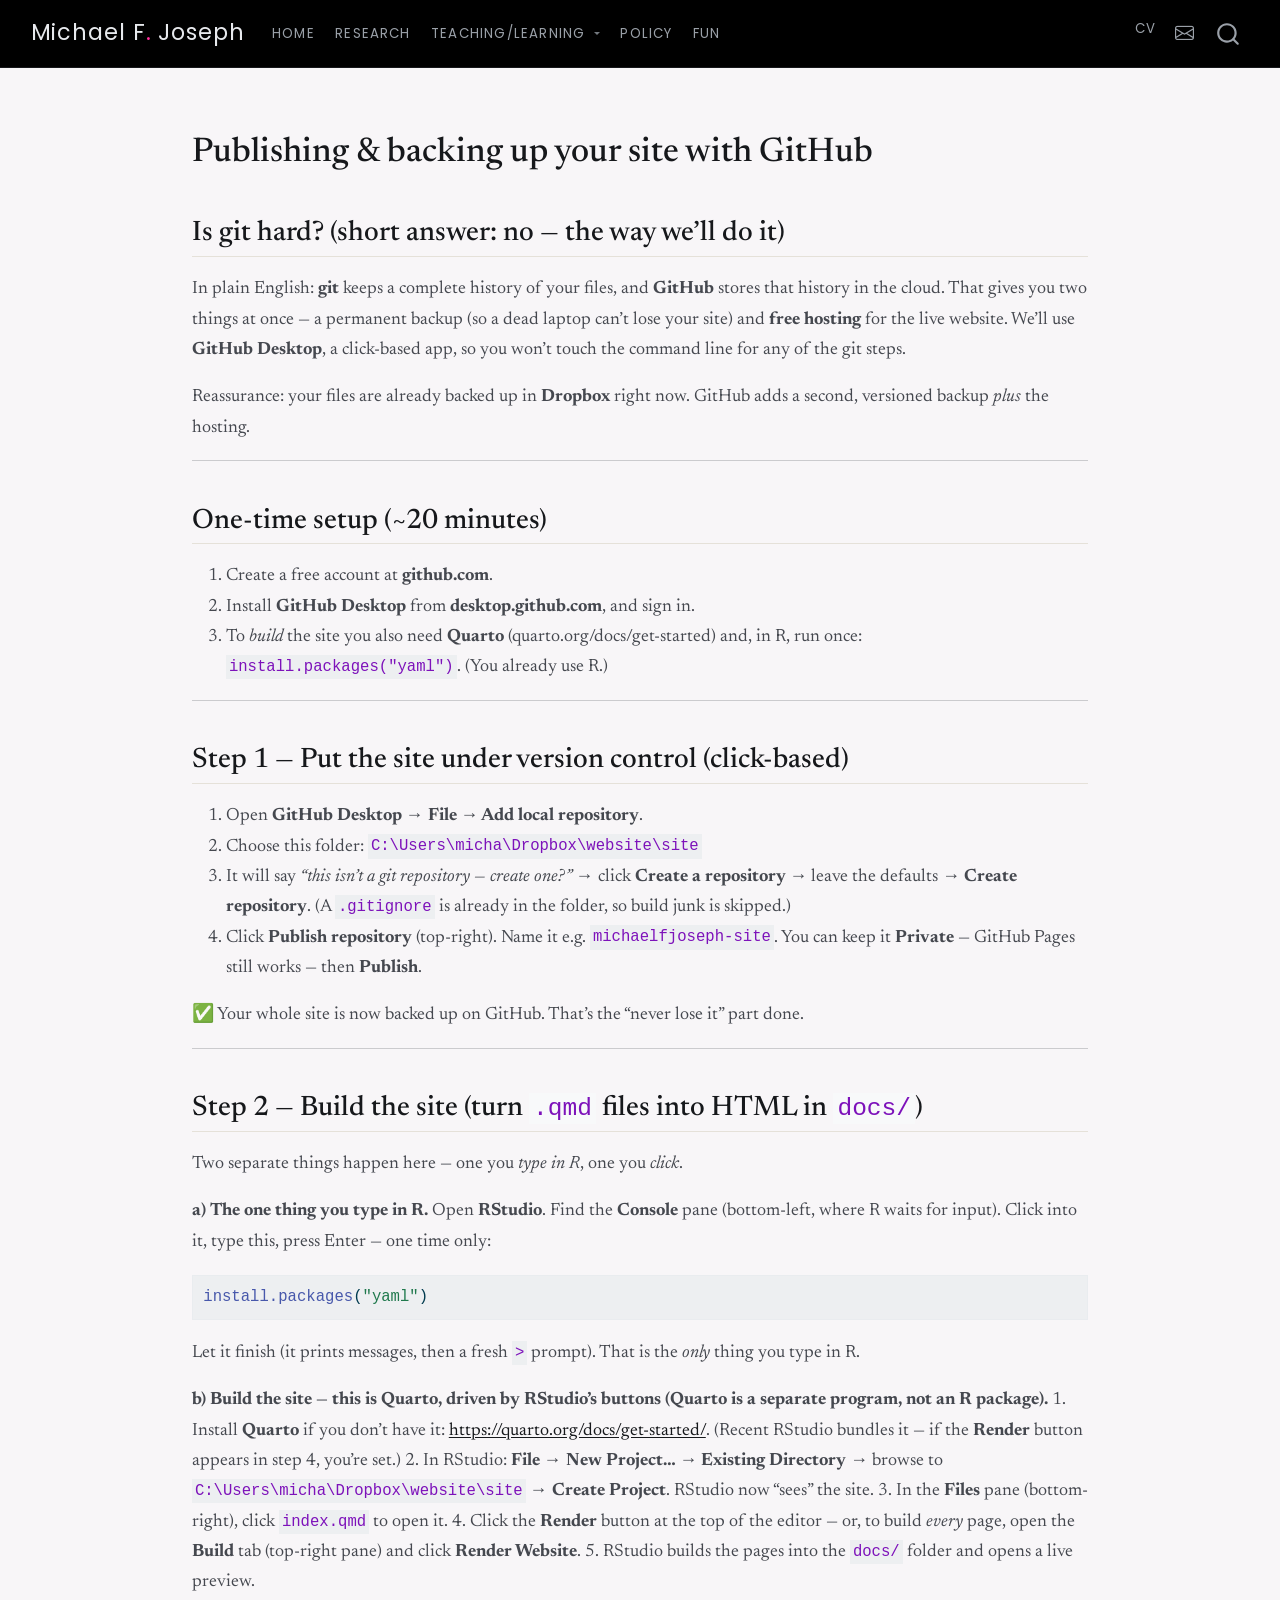
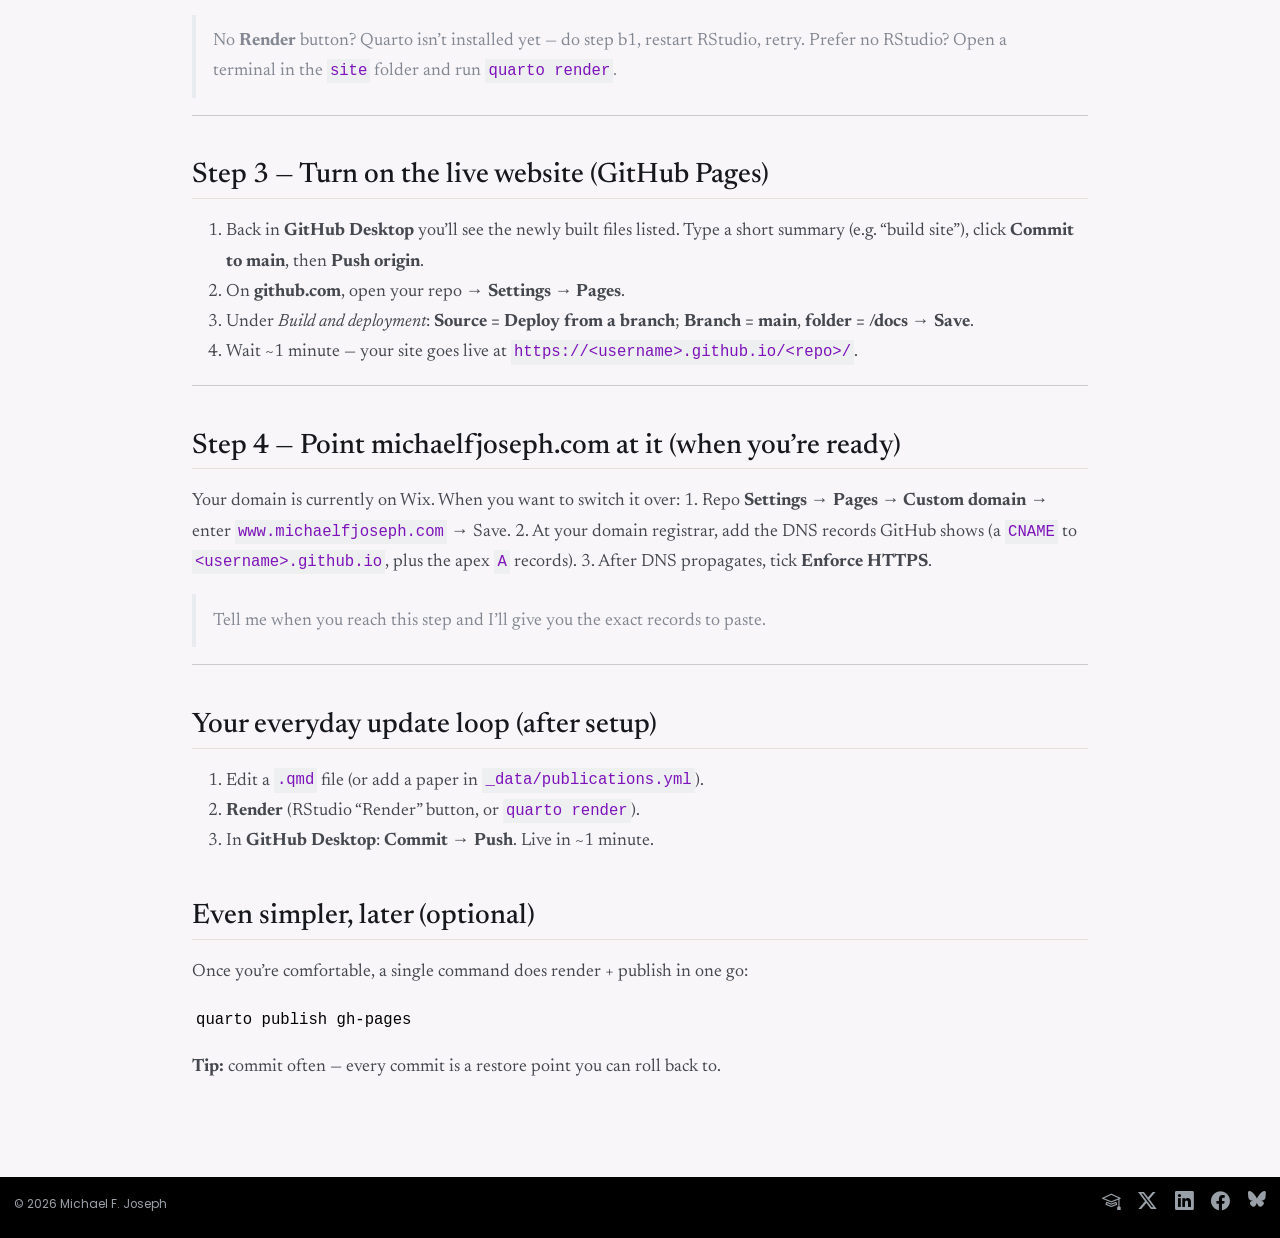
<file: docs/GIT_GUIDE.html>
<!DOCTYPE html>
<html xmlns="http://www.w3.org/1999/xhtml" lang="en" xml:lang="en"><head>

<meta charset="utf-8">
<meta name="generator" content="quarto-1.9.38">

<meta name="viewport" content="width=device-width, initial-scale=1.0, user-scalable=yes">


<title>git_guide – Michael F. Joseph</title>
<style>
/* Default styles provided by pandoc.
** See https://pandoc.org/MANUAL.html#variables-for-html for config info.
*/
code{white-space: pre-wrap;}
span.smallcaps{font-variant: small-caps;}
div.columns{display: flex; gap: min(4vw, 1.5em);}
div.column{flex: auto; overflow-x: auto;}
div.hanging-indent{margin-left: 1.5em; text-indent: -1.5em;}
ul.task-list{list-style: none;}
ul.task-list li input[type="checkbox"] {
  width: 0.8em;
  margin: 0 0.8em 0.2em -1em; /* quarto-specific, see https://github.com/quarto-dev/quarto-cli/issues/4556 */ 
  vertical-align: middle;
}
/* CSS for syntax highlighting */
html { -webkit-text-size-adjust: 100%; }
pre > code.sourceCode { white-space: pre; position: relative; }
pre > code.sourceCode > span { display: inline-block; line-height: 1.25; }
pre > code.sourceCode > span:empty { height: 1.2em; }
.sourceCode { overflow: visible; }
code.sourceCode > span { color: inherit; text-decoration: inherit; }
div.sourceCode { margin: 1em 0; }
pre.sourceCode { margin: 0; }
@media screen {
div.sourceCode { overflow: auto; }
}
@media print {
pre > code.sourceCode { white-space: pre-wrap; }
pre > code.sourceCode > span { text-indent: -5em; padding-left: 5em; }
}
pre.numberSource code
  { counter-reset: source-line 0; }
pre.numberSource code > span
  { position: relative; left: -4em; counter-increment: source-line; }
pre.numberSource code > span > a:first-child::before
  { content: counter(source-line);
    position: relative; left: -1em; text-align: right; vertical-align: baseline;
    border: none; display: inline-block;
    -webkit-touch-callout: none; -webkit-user-select: none;
    -khtml-user-select: none; -moz-user-select: none;
    -ms-user-select: none; user-select: none;
    padding: 0 4px; width: 4em;
  }
pre.numberSource { margin-left: 3em;  padding-left: 4px; }
div.sourceCode
  {   }
@media screen {
pre > code.sourceCode > span > a:first-child::before { text-decoration: underline; }
}
</style>


<script src="site_libs/quarto-nav/quarto-nav.js"></script>
<script src="site_libs/clipboard/clipboard.min.js"></script>
<script src="site_libs/quarto-search/autocomplete.umd.js"></script>
<script src="site_libs/quarto-search/fuse.min.js"></script>
<script src="site_libs/quarto-search/quarto-search.js"></script>
<meta name="quarto:offset" content="./">
<link href="./images/brand/favicon.svg" rel="icon" type="image/svg+xml">
<script src="site_libs/quarto-html/quarto.js" type="module"></script>
<script src="site_libs/quarto-html/tabsets/tabsets.js" type="module"></script>
<script src="site_libs/quarto-html/popper.min.js"></script>
<script src="site_libs/quarto-html/tippy.umd.min.js"></script>
<script src="site_libs/quarto-html/anchor.min.js"></script>
<link href="site_libs/quarto-html/tippy.css" rel="stylesheet">
<link href="site_libs/quarto-html/quarto-syntax-highlighting-15634bcf2e68342d4ad2dfa704d543f6.css" rel="stylesheet" id="quarto-text-highlighting-styles">
<script src="site_libs/bootstrap/bootstrap.min.js"></script>
<link href="site_libs/bootstrap/bootstrap-icons.css" rel="stylesheet">
<link href="site_libs/bootstrap/bootstrap-761e524bb39244d21e32601083047ab9.min.css" rel="stylesheet" append-hash="true" id="quarto-bootstrap" data-mode="light">
<script id="quarto-search-options" type="application/json">{
  "location": "navbar",
  "copy-button": false,
  "collapse-after": 3,
  "panel-placement": "end",
  "type": "overlay",
  "limit": 50,
  "keyboard-shortcut": [
    "f",
    "/",
    "s"
  ],
  "show-item-context": false,
  "language": {
    "search-no-results-text": "No results",
    "search-matching-documents-text": "matching documents",
    "search-copy-link-title": "Copy link to search",
    "search-hide-matches-text": "Hide additional matches",
    "search-more-match-text": "more match in this document",
    "search-more-matches-text": "more matches in this document",
    "search-clear-button-title": "Clear",
    "search-text-placeholder": "",
    "search-detached-cancel-button-title": "Cancel",
    "search-submit-button-title": "Submit",
    "search-label": "Search"
  }
}</script>
<link rel="preconnect" href="https://fonts.googleapis.com">
<link rel="preconnect" href="https://fonts.gstatic.com" crossorigin="">
<link href="https://fonts.googleapis.com/css2?family=Poppins:wght@300;400;500;600&amp;family=Newsreader:opsz,wght@6..72,400;6..72,500&amp;display=swap" rel="stylesheet">
<link rel="stylesheet" href="https://cdn.jsdelivr.net/npm/bootstrap-icons@1.11.3/font/bootstrap-icons.min.css">


<meta property="og:title" content="Michael F. Joseph">
<meta property="og:image" content="https://www.michaelfjoseph.com/images/profile/headshot.jpg">
<meta property="og:site_name" content="Michael F. Joseph">
<meta name="twitter:title" content="Michael F. Joseph">
<meta name="twitter:image" content="https://www.michaelfjoseph.com/images/profile/headshot.jpg">
<meta name="twitter:card" content="summary_large_image">
</head>

<body class="nav-fixed fullcontent quarto-light">

<div id="quarto-search-results"></div>
  <header id="quarto-header" class="headroom fixed-top">
    <nav class="navbar navbar-expand-lg " data-bs-theme="dark">
      <div class="navbar-container container-fluid">
      <div class="navbar-brand-container mx-auto">
    <a class="navbar-brand" href="./index.html">
    <span class="navbar-title">Michael F. Joseph</span>
    </a>
  </div>
            <div id="quarto-search" class="" title="Search"></div>
          <button class="navbar-toggler" type="button" data-bs-toggle="collapse" data-bs-target="#navbarCollapse" aria-controls="navbarCollapse" role="menu" aria-expanded="false" aria-label="Toggle navigation" onclick="if (window.quartoToggleHeadroom) { window.quartoToggleHeadroom(); }">
  <span class="navbar-toggler-icon"></span>
</button>
          <div class="collapse navbar-collapse" id="navbarCollapse">
            <ul class="navbar-nav navbar-nav-scroll me-auto">
  <li class="nav-item">
    <a class="nav-link" href="./index.html"> 
<span class="menu-text">Home</span></a>
  </li>  
  <li class="nav-item">
    <a class="nav-link" href="./research.html"> 
<span class="menu-text">Research</span></a>
  </li>  
  <li class="nav-item dropdown ">
    <a class="nav-link dropdown-toggle" href="#" id="nav-menu-teachinglearning" role="link" data-bs-toggle="dropdown" aria-expanded="false">
 <span class="menu-text">Teaching/Learning</span>
    </a>
    <ul class="dropdown-menu" aria-labelledby="nav-menu-teachinglearning">    
        <li>
    <a class="dropdown-item" href="./courses.html">
 <span class="dropdown-text">Courses</span></a>
  </li>  
    </ul>
  </li>
  <li class="nav-item">
    <a class="nav-link" href="./policy.html"> 
<span class="menu-text">Policy</span></a>
  </li>  
  <li class="nav-item">
    <a class="nav-link" href="./fun-docs.html"> 
<span class="menu-text">Fun</span></a>
  </li>  
</ul>
            <ul class="navbar-nav navbar-nav-scroll ms-auto">
  <li class="nav-item">
    <a class="nav-link" href="./files/cv/CV.pdf" target="_blank"> 
<span class="menu-text">CV</span></a>
  </li>  
  <li class="nav-item compact">
    <a class="nav-link" href="https://mail.google.com/mail/?view=cm&amp;fs=1&amp;to=mfjoseph@ucsd.edu" target="_blank"> <i class="bi bi-envelope" role="img" aria-label="Email">
</i> 
<span class="menu-text"></span></a>
  </li>  
</ul>
          </div> <!-- /navcollapse -->
            <div class="quarto-navbar-tools">
</div>
      </div> <!-- /container-fluid -->
    </nav>
</header>
<!-- content -->
<div id="quarto-content" class="quarto-container page-columns page-rows-contents page-layout-article page-navbar">
<!-- sidebar -->
<!-- margin-sidebar -->
    
<!-- main -->
<main class="content" id="quarto-document-content"><header id="title-block-header" class="quarto-title-block"></header>




<section id="publishing-backing-up-your-site-with-github" class="level1">
<h1>Publishing &amp; backing up your site with GitHub</h1>
<section id="is-git-hard-short-answer-no-the-way-well-do-it" class="level2">
<h2 class="anchored" data-anchor-id="is-git-hard-short-answer-no-the-way-well-do-it">Is git hard? (short answer: no — the way we’ll do it)</h2>
<p>In plain English: <strong>git</strong> keeps a complete history of your files, and <strong>GitHub</strong> stores that history in the cloud. That gives you two things at once — a permanent backup (so a dead laptop can’t lose your site) and <strong>free hosting</strong> for the live website. We’ll use <strong>GitHub Desktop</strong>, a click-based app, so you won’t touch the command line for any of the git steps.</p>
<p>Reassurance: your files are already backed up in <strong>Dropbox</strong> right now. GitHub adds a second, versioned backup <em>plus</em> the hosting.</p>
<hr>
</section>
<section id="one-time-setup-20-minutes" class="level2">
<h2 class="anchored" data-anchor-id="one-time-setup-20-minutes">One-time setup (~20 minutes)</h2>
<ol type="1">
<li>Create a free account at <strong>github.com</strong>.</li>
<li>Install <strong>GitHub Desktop</strong> from <strong>desktop.github.com</strong>, and sign in.</li>
<li>To <em>build</em> the site you also need <strong>Quarto</strong> (quarto.org/docs/get-started) and, in R, run once: <code>install.packages("yaml")</code>. (You already use R.)</li>
</ol>
<hr>
</section>
<section id="step-1-put-the-site-under-version-control-click-based" class="level2">
<h2 class="anchored" data-anchor-id="step-1-put-the-site-under-version-control-click-based">Step 1 — Put the site under version control (click-based)</h2>
<ol type="1">
<li>Open <strong>GitHub Desktop</strong> → <strong>File → Add local repository</strong>.</li>
<li>Choose this folder: <code>C:\Users\micha\Dropbox\website\site</code></li>
<li>It will say <em>“this isn’t a git repository — create one?”</em> → click <strong>Create a repository</strong> → leave the defaults → <strong>Create repository</strong>. (A <code>.gitignore</code> is already in the folder, so build junk is skipped.)</li>
<li>Click <strong>Publish repository</strong> (top-right). Name it e.g.&nbsp;<code>michaelfjoseph-site</code>. You can keep it <strong>Private</strong> — GitHub Pages still works — then <strong>Publish</strong>.</li>
</ol>
<p>✅ Your whole site is now backed up on GitHub. That’s the “never lose it” part done.</p>
<hr>
</section>
<section id="step-2-build-the-site-turn-.qmd-files-into-html-in-docs" class="level2">
<h2 class="anchored" data-anchor-id="step-2-build-the-site-turn-.qmd-files-into-html-in-docs">Step 2 — Build the site (turn <code>.qmd</code> files into HTML in <code>docs/</code>)</h2>
<p>Two separate things happen here — one you <em>type in R</em>, one you <em>click</em>.</p>
<p><strong>a) The one thing you type in R.</strong> Open <strong>RStudio</strong>. Find the <strong>Console</strong> pane (bottom-left, where R waits for input). Click into it, type this, press Enter — one time only:</p>
<div class="code-copy-outer-scaffold"><div class="sourceCode" id="cb1"><pre class="sourceCode r code-with-copy"><code class="sourceCode r"><span id="cb1-1"><a href="#cb1-1" aria-hidden="true" tabindex="-1"></a><span class="fu">install.packages</span>(<span class="st">"yaml"</span>)</span></code></pre></div><button title="Copy to Clipboard" class="code-copy-button"><i class="bi"></i></button></div>
<p>Let it finish (it prints messages, then a fresh <code>&gt;</code> prompt). That is the <em>only</em> thing you type in R.</p>
<p><strong>b) Build the site — this is Quarto, driven by RStudio’s buttons (Quarto is a separate program, not an R package).</strong> 1. Install <strong>Quarto</strong> if you don’t have it: <a href="https://quarto.org/docs/get-started/" class="uri">https://quarto.org/docs/get-started/</a>. (Recent RStudio bundles it — if the <strong>Render</strong> button appears in step 4, you’re set.) 2. In RStudio: <strong>File → New Project… → Existing Directory</strong> → browse to <code>C:\Users\micha\Dropbox\website\site</code> → <strong>Create Project</strong>. RStudio now “sees” the site. 3. In the <strong>Files</strong> pane (bottom-right), click <strong><code>index.qmd</code></strong> to open it. 4. Click the <strong>Render</strong> button at the top of the editor — or, to build <em>every</em> page, open the <strong>Build</strong> tab (top-right pane) and click <strong>Render Website</strong>. 5. RStudio builds the pages into the <code>docs/</code> folder and opens a live preview.</p>
<blockquote class="blockquote">
<p>No <strong>Render</strong> button? Quarto isn’t installed yet — do step b1, restart RStudio, retry. Prefer no RStudio? Open a terminal in the <code>site</code> folder and run <code>quarto render</code>.</p>
</blockquote>
<hr>
</section>
<section id="step-3-turn-on-the-live-website-github-pages" class="level2">
<h2 class="anchored" data-anchor-id="step-3-turn-on-the-live-website-github-pages">Step 3 — Turn on the live website (GitHub Pages)</h2>
<ol type="1">
<li>Back in <strong>GitHub Desktop</strong> you’ll see the newly built files listed. Type a short summary (e.g.&nbsp;“build site”), click <strong>Commit to main</strong>, then <strong>Push origin</strong>.</li>
<li>On <strong>github.com</strong>, open your repo → <strong>Settings → Pages</strong>.</li>
<li>Under <em>Build and deployment</em>: <strong>Source = Deploy from a branch</strong>; <strong>Branch = main</strong>, <strong>folder = /docs</strong> → <strong>Save</strong>.</li>
<li>Wait ~1 minute — your site goes live at <code>https://&lt;username&gt;.github.io/&lt;repo&gt;/</code>.</li>
</ol>
<hr>
</section>
<section id="step-4-point-michaelfjoseph.com-at-it-when-youre-ready" class="level2">
<h2 class="anchored" data-anchor-id="step-4-point-michaelfjoseph.com-at-it-when-youre-ready">Step 4 — Point michaelfjoseph.com at it (when you’re ready)</h2>
<p>Your domain is currently on Wix. When you want to switch it over: 1. Repo <strong>Settings → Pages → Custom domain</strong> → enter <code>www.michaelfjoseph.com</code> → Save. 2. At your domain registrar, add the DNS records GitHub shows (a <code>CNAME</code> to <code>&lt;username&gt;.github.io</code>, plus the apex <code>A</code> records). 3. After DNS propagates, tick <strong>Enforce HTTPS</strong>.</p>
<blockquote class="blockquote">
<p>Tell me when you reach this step and I’ll give you the exact records to paste.</p>
</blockquote>
<hr>
</section>
<section id="your-everyday-update-loop-after-setup" class="level2">
<h2 class="anchored" data-anchor-id="your-everyday-update-loop-after-setup">Your everyday update loop (after setup)</h2>
<ol type="1">
<li>Edit a <code>.qmd</code> file (or add a paper in <code>_data/publications.yml</code>).</li>
<li><strong>Render</strong> (RStudio “Render” button, or <code>quarto render</code>).</li>
<li>In <strong>GitHub Desktop</strong>: <strong>Commit</strong> → <strong>Push</strong>. Live in ~1 minute.</li>
</ol>
</section>
<section id="even-simpler-later-optional" class="level2">
<h2 class="anchored" data-anchor-id="even-simpler-later-optional">Even simpler, later (optional)</h2>
<p>Once you’re comfortable, a single command does render + publish in one go:</p>
<pre><code>quarto publish gh-pages</code></pre>
<p><strong>Tip:</strong> commit often — every commit is a restore point you can roll back to.</p>


</section>
</section>

</main> <!-- /main -->
<script id="quarto-html-after-body" type="application/javascript">
  window.document.addEventListener("DOMContentLoaded", function (event) {
    const icon = "";
    const anchorJS = new window.AnchorJS();
    anchorJS.options = {
      placement: 'right',
      icon: icon
    };
    anchorJS.add('.anchored');
    const isCodeAnnotation = (el) => {
      for (const clz of el.classList) {
        if (clz.startsWith('code-annotation-')) {                     
          return true;
        }
      }
      return false;
    }
    const onCopySuccess = function(e) {
      // button target
      const button = e.trigger;
      // don't keep focus
      button.blur();
      // flash "checked"
      button.classList.add('code-copy-button-checked');
      var currentTitle = button.getAttribute("title");
      button.setAttribute("title", "Copied!");
      let tooltip;
      if (window.bootstrap) {
        button.setAttribute("data-bs-toggle", "tooltip");
        button.setAttribute("data-bs-placement", "left");
        button.setAttribute("data-bs-title", "Copied!");
        tooltip = new bootstrap.Tooltip(button, 
          { trigger: "manual", 
            customClass: "code-copy-button-tooltip",
            offset: [0, -8]});
        tooltip.show();    
      }
      setTimeout(function() {
        if (tooltip) {
          tooltip.hide();
          button.removeAttribute("data-bs-title");
          button.removeAttribute("data-bs-toggle");
          button.removeAttribute("data-bs-placement");
        }
        button.setAttribute("title", currentTitle);
        button.classList.remove('code-copy-button-checked');
      }, 1000);
      // clear code selection
      e.clearSelection();
    }
    const getTextToCopy = function(trigger) {
      const outerScaffold = trigger.parentElement.cloneNode(true);
      const codeEl = outerScaffold.querySelector('code');
      for (const childEl of codeEl.children) {
        if (isCodeAnnotation(childEl)) {
          childEl.remove();
        }
      }
      return codeEl.innerText;
    }
    const clipboard = new window.ClipboardJS('.code-copy-button:not([data-in-quarto-modal])', {
      text: getTextToCopy
    });
    clipboard.on('success', onCopySuccess);
    if (window.document.getElementById('quarto-embedded-source-code-modal')) {
      const clipboardModal = new window.ClipboardJS('.code-copy-button[data-in-quarto-modal]', {
        text: getTextToCopy,
        container: window.document.getElementById('quarto-embedded-source-code-modal')
      });
      clipboardModal.on('success', onCopySuccess);
    }
      var localhostRegex = new RegExp(/^(?:http|https):\/\/localhost\:?[0-9]*\//);
      var mailtoRegex = new RegExp(/^mailto:/);
        var filterRegex = new RegExp("https:\/\/www\.michaelfjoseph\.com");
      var isInternal = (href) => {
          return filterRegex.test(href) || localhostRegex.test(href) || mailtoRegex.test(href);
      }
      // Inspect non-navigation links and adorn them if external
     var links = window.document.querySelectorAll('a[href]:not(.nav-link):not(.navbar-brand):not(.toc-action):not(.sidebar-link):not(.sidebar-item-toggle):not(.pagination-link):not(.no-external):not([aria-hidden]):not(.dropdown-item):not(.quarto-navigation-tool):not(.about-link)');
      for (var i=0; i<links.length; i++) {
        const link = links[i];
        if (!isInternal(link.href)) {
          // undo the damage that might have been done by quarto-nav.js in the case of
          // links that we want to consider external
          if (link.dataset.originalHref !== undefined) {
            link.href = link.dataset.originalHref;
          }
            // target, if specified
            link.setAttribute("target", "_blank");
            if (link.getAttribute("rel") === null) {
              link.setAttribute("rel", "noopener");
            }
        }
      }
    function tippyHover(el, contentFn, onTriggerFn, onUntriggerFn) {
      const config = {
        allowHTML: true,
        maxWidth: 500,
        delay: 100,
        arrow: false,
        appendTo: function(el) {
            return el.parentElement;
        },
        interactive: true,
        interactiveBorder: 10,
        theme: 'quarto',
        placement: 'bottom-start',
      };
      if (contentFn) {
        config.content = contentFn;
      }
      if (onTriggerFn) {
        config.onTrigger = onTriggerFn;
      }
      if (onUntriggerFn) {
        config.onUntrigger = onUntriggerFn;
      }
      window.tippy(el, config); 
    }
    const noterefs = window.document.querySelectorAll('a[role="doc-noteref"]');
    for (var i=0; i<noterefs.length; i++) {
      const ref = noterefs[i];
      tippyHover(ref, function() {
        // use id or data attribute instead here
        let href = ref.getAttribute('data-footnote-href') || ref.getAttribute('href');
        try { href = new URL(href).hash; } catch {}
        const id = href.replace(/^#\/?/, "");
        const note = window.document.getElementById(id);
        if (note) {
          return note.innerHTML;
        } else {
          return "";
        }
      });
    }
    const xrefs = window.document.querySelectorAll('a.quarto-xref');
    const processXRef = (id, note) => {
      // Strip column container classes
      const stripColumnClz = (el) => {
        el.classList.remove("page-full", "page-columns");
        if (el.children) {
          for (const child of el.children) {
            stripColumnClz(child);
          }
        }
      }
      stripColumnClz(note)
      if (id === null || id.startsWith('sec-')) {
        // Special case sections, only their first couple elements
        const container = document.createElement("div");
        if (note.children && note.children.length > 2) {
          container.appendChild(note.children[0].cloneNode(true));
          for (let i = 1; i < note.children.length; i++) {
            const child = note.children[i];
            if (child.tagName === "P" && child.innerText === "") {
              continue;
            } else {
              container.appendChild(child.cloneNode(true));
              break;
            }
          }
          if (window.Quarto?.typesetMath) {
            window.Quarto.typesetMath(container);
          }
          return container.innerHTML
        } else {
          if (window.Quarto?.typesetMath) {
            window.Quarto.typesetMath(note);
          }
          return note.innerHTML;
        }
      } else {
        // Remove any anchor links if they are present
        const anchorLink = note.querySelector('a.anchorjs-link');
        if (anchorLink) {
          anchorLink.remove();
        }
        if (window.Quarto?.typesetMath) {
          window.Quarto.typesetMath(note);
        }
        if (note.classList.contains("callout")) {
          return note.outerHTML;
        } else {
          return note.innerHTML;
        }
      }
    }
    for (var i=0; i<xrefs.length; i++) {
      const xref = xrefs[i];
      tippyHover(xref, undefined, function(instance) {
        instance.disable();
        let url = xref.getAttribute('href');
        let hash = undefined; 
        if (url.startsWith('#')) {
          hash = url;
        } else {
          try { hash = new URL(url).hash; } catch {}
        }
        if (hash) {
          const id = hash.replace(/^#\/?/, "");
          const note = window.document.getElementById(id);
          if (note !== null) {
            try {
              const html = processXRef(id, note.cloneNode(true));
              instance.setContent(html);
            } finally {
              instance.enable();
              instance.show();
            }
          } else {
            // See if we can fetch this
            fetch(url.split('#')[0])
            .then(res => res.text())
            .then(html => {
              const parser = new DOMParser();
              const htmlDoc = parser.parseFromString(html, "text/html");
              const note = htmlDoc.getElementById(id);
              if (note !== null) {
                const html = processXRef(id, note);
                instance.setContent(html);
              } 
            }).finally(() => {
              instance.enable();
              instance.show();
            });
          }
        } else {
          // See if we can fetch a full url (with no hash to target)
          // This is a special case and we should probably do some content thinning / targeting
          fetch(url)
          .then(res => res.text())
          .then(html => {
            const parser = new DOMParser();
            const htmlDoc = parser.parseFromString(html, "text/html");
            const note = htmlDoc.querySelector('main.content');
            if (note !== null) {
              // This should only happen for chapter cross references
              // (since there is no id in the URL)
              // remove the first header
              if (note.children.length > 0 && note.children[0].tagName === "HEADER") {
                note.children[0].remove();
              }
              const html = processXRef(null, note);
              instance.setContent(html);
            } 
          }).finally(() => {
            instance.enable();
            instance.show();
          });
        }
      }, function(instance) {
      });
    }
        let selectedAnnoteEl;
        const selectorForAnnotation = ( cell, annotation) => {
          let cellAttr = 'data-code-cell="' + cell + '"';
          let lineAttr = 'data-code-annotation="' +  annotation + '"';
          const selector = 'span[' + cellAttr + '][' + lineAttr + ']';
          return selector;
        }
        const selectCodeLines = (annoteEl) => {
          const doc = window.document;
          const targetCell = annoteEl.getAttribute("data-target-cell");
          const targetAnnotation = annoteEl.getAttribute("data-target-annotation");
          const annoteSpan = window.document.querySelector(selectorForAnnotation(targetCell, targetAnnotation));
          const lines = annoteSpan.getAttribute("data-code-lines").split(",");
          const lineIds = lines.map((line) => {
            return targetCell + "-" + line;
          })
          let top = null;
          let height = null;
          let parent = null;
          if (lineIds.length > 0) {
              //compute the position of the single el (top and bottom and make a div)
              const el = window.document.getElementById(lineIds[0]);
              top = el.offsetTop;
              height = el.offsetHeight;
              parent = el.parentElement.parentElement;
            if (lineIds.length > 1) {
              const lastEl = window.document.getElementById(lineIds[lineIds.length - 1]);
              const bottom = lastEl.offsetTop + lastEl.offsetHeight;
              height = bottom - top;
            }
            if (top !== null && height !== null && parent !== null) {
              // cook up a div (if necessary) and position it 
              let div = window.document.getElementById("code-annotation-line-highlight");
              if (div === null) {
                div = window.document.createElement("div");
                div.setAttribute("id", "code-annotation-line-highlight");
                div.style.position = 'absolute';
                parent.appendChild(div);
              }
              div.style.top = top - 2 + "px";
              div.style.height = height + 4 + "px";
              div.style.left = 0;
              let gutterDiv = window.document.getElementById("code-annotation-line-highlight-gutter");
              if (gutterDiv === null) {
                gutterDiv = window.document.createElement("div");
                gutterDiv.setAttribute("id", "code-annotation-line-highlight-gutter");
                gutterDiv.style.position = 'absolute';
                const codeCell = window.document.getElementById(targetCell);
                const gutter = codeCell.querySelector('.code-annotation-gutter');
                gutter.appendChild(gutterDiv);
              }
              gutterDiv.style.top = top - 2 + "px";
              gutterDiv.style.height = height + 4 + "px";
            }
            selectedAnnoteEl = annoteEl;
          }
        };
        const unselectCodeLines = () => {
          const elementsIds = ["code-annotation-line-highlight", "code-annotation-line-highlight-gutter"];
          elementsIds.forEach((elId) => {
            const div = window.document.getElementById(elId);
            if (div) {
              div.remove();
            }
          });
          selectedAnnoteEl = undefined;
        };
          // Handle positioning of the toggle
      window.addEventListener(
        "resize",
        throttle(() => {
          elRect = undefined;
          if (selectedAnnoteEl) {
            selectCodeLines(selectedAnnoteEl);
          }
        }, 10)
      );
      function throttle(fn, ms) {
      let throttle = false;
      let timer;
        return (...args) => {
          if(!throttle) { // first call gets through
              fn.apply(this, args);
              throttle = true;
          } else { // all the others get throttled
              if(timer) clearTimeout(timer); // cancel #2
              timer = setTimeout(() => {
                fn.apply(this, args);
                timer = throttle = false;
              }, ms);
          }
        };
      }
        // Attach click handler to the DT
        const annoteDls = window.document.querySelectorAll('dt[data-target-cell]');
        for (const annoteDlNode of annoteDls) {
          annoteDlNode.addEventListener('click', (event) => {
            const clickedEl = event.target;
            if (clickedEl !== selectedAnnoteEl) {
              unselectCodeLines();
              const activeEl = window.document.querySelector('dt[data-target-cell].code-annotation-active');
              if (activeEl) {
                activeEl.classList.remove('code-annotation-active');
              }
              selectCodeLines(clickedEl);
              clickedEl.classList.add('code-annotation-active');
            } else {
              // Unselect the line
              unselectCodeLines();
              clickedEl.classList.remove('code-annotation-active');
            }
          });
        }
    const findCites = (el) => {
      const parentEl = el.parentElement;
      if (parentEl) {
        const cites = parentEl.dataset.cites;
        if (cites) {
          return {
            el,
            cites: cites.split(' ')
          };
        } else {
          return findCites(el.parentElement)
        }
      } else {
        return undefined;
      }
    };
    var bibliorefs = window.document.querySelectorAll('a[role="doc-biblioref"]');
    for (var i=0; i<bibliorefs.length; i++) {
      const ref = bibliorefs[i];
      const citeInfo = findCites(ref);
      if (citeInfo) {
        tippyHover(citeInfo.el, function() {
          var popup = window.document.createElement('div');
          citeInfo.cites.forEach(function(cite) {
            var citeDiv = window.document.createElement('div');
            citeDiv.classList.add('hanging-indent');
            citeDiv.classList.add('csl-entry');
            var biblioDiv = window.document.getElementById('ref-' + cite);
            if (biblioDiv) {
              citeDiv.innerHTML = biblioDiv.innerHTML;
            }
            popup.appendChild(citeDiv);
          });
          return popup.innerHTML;
        });
      }
    }
  });
  </script>
</div> <!-- /content -->
<footer class="footer">
  <div class="nav-footer">
    <div class="nav-footer-left">
<p>© 2026 Michael F. Joseph</p>
</div>   
    <div class="nav-footer-center">
      &nbsp;
    </div>
    <div class="nav-footer-right">
<p><a href="https://scholar.google.com/citations?user=aCND-O0AAAAJ" aria-label="Google Scholar"><i class="bi bi-mortarboard"></i></a> <a href="https://x.com/m0joseph" aria-label="X (Twitter)"><i class="bi bi-twitter-x"></i></a> <a href="https://www.linkedin.com/in/michael-joseph-82a5ba18/" aria-label="LinkedIn"><i class="bi bi-linkedin"></i></a> <a href="https://www.facebook.com/michael.joseph.1048554" aria-label="Facebook"><i class="bi bi-facebook"></i></a> <a href="https://bsky.app/profile/profmickeyj.bsky.social" aria-label="Bluesky"><svg viewbox="0 0 568 501" class="bsky-ico" aria-hidden="true"><path fill="currentColor" d="M123.121 33.664C188.241 82.553 258.281 181.68 284 234.873c25.719-53.192 95.759-152.32 160.879-201.209C491.866-1.611 568-28.906 568 57.947c0 17.346-9.945 145.713-15.778 166.555-20.275 72.453-94.155 90.933-159.875 79.748C507.222 323.8 536.444 388.56 473.333 453.32c-119.86 122.992-172.272-30.859-185.702-70.281-2.462-7.227-3.614-10.608-3.631-7.733-.017-2.875-1.169.506-3.631 7.733-13.43 39.422-65.842 193.273-185.702 70.281-63.111-64.76-33.89-129.52 80.986-149.071-65.72 11.185-139.6-7.295-159.875-79.748C9.945 203.66 0 75.293 0 57.947 0-28.906 76.134-1.611 123.121 33.664Z"></path></svg></a></p>
</div>
  </div>
</footer>
<script>
document.addEventListener('DOMContentLoaded', function () {
  document.querySelectorAll('.navbar-title').forEach(function (el) {
    if (el.textContent.indexOf('.') > -1) {
      el.innerHTML = el.textContent.replace('.', '<span class="brand-dot">.</span>');
    }
  });
});
</script>




</body></html>
</file>
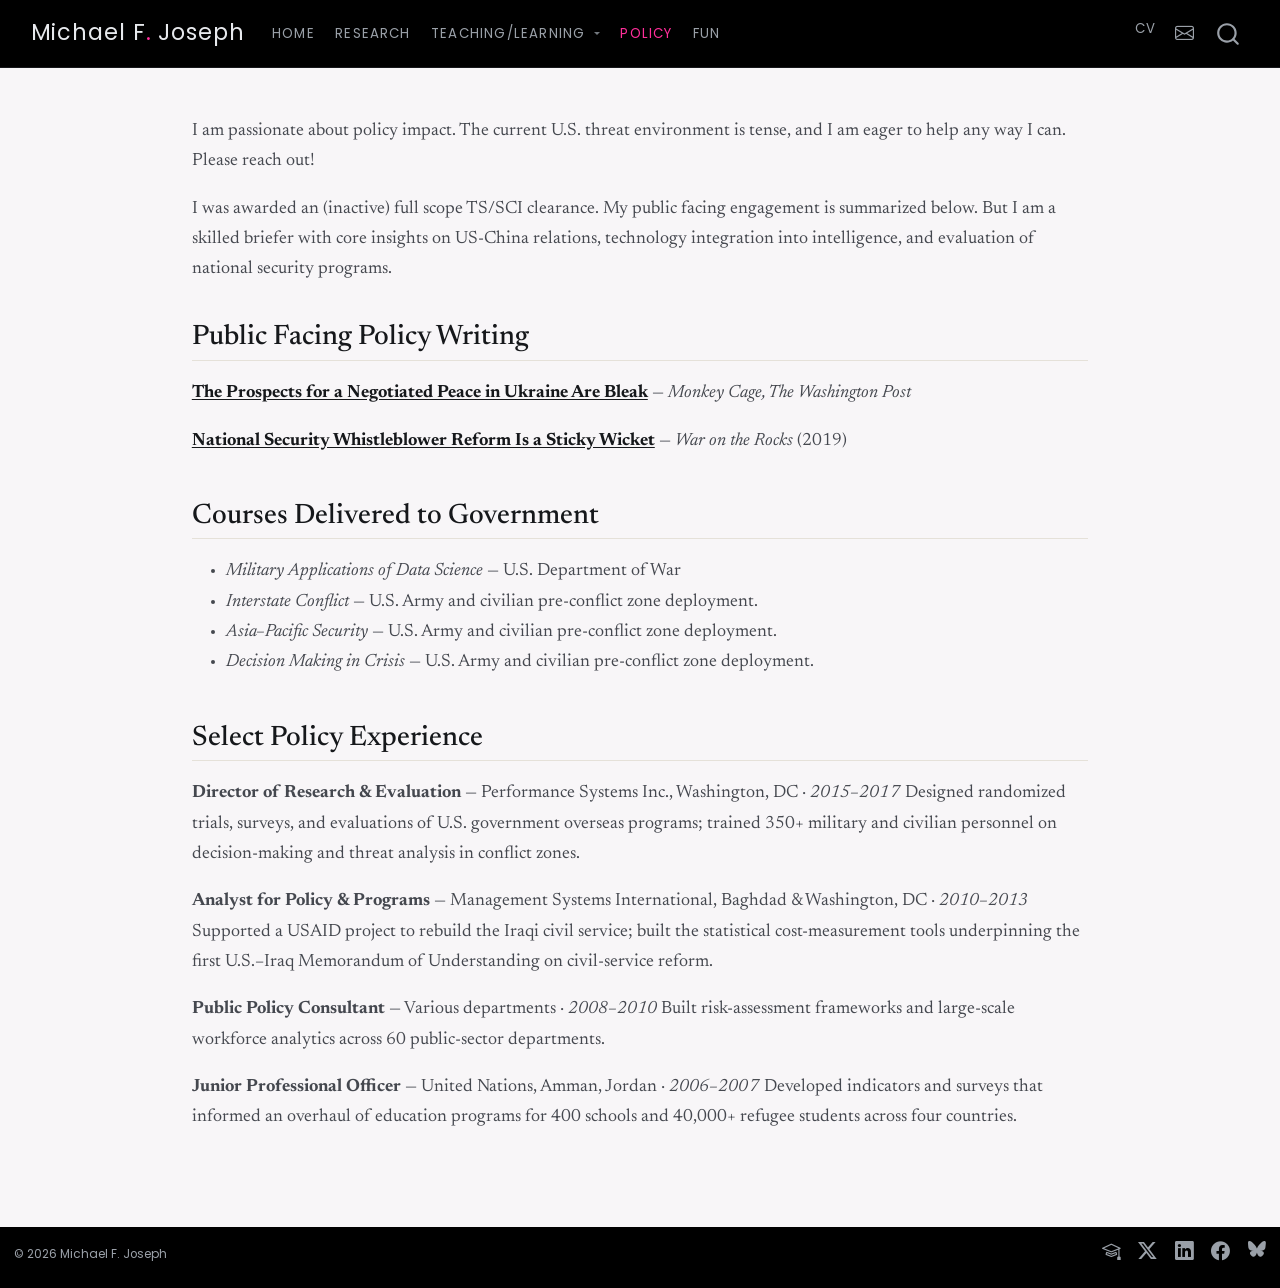
<file: docs/policy.html>
<!DOCTYPE html>
<html xmlns="http://www.w3.org/1999/xhtml" lang="en" xml:lang="en"><head>

<meta charset="utf-8">
<meta name="generator" content="quarto-1.9.38">

<meta name="viewport" content="width=device-width, initial-scale=1.0, user-scalable=yes">


<title>policy – Michael F. Joseph</title>
<style>
/* Default styles provided by pandoc.
** See https://pandoc.org/MANUAL.html#variables-for-html for config info.
*/
code{white-space: pre-wrap;}
span.smallcaps{font-variant: small-caps;}
div.columns{display: flex; gap: min(4vw, 1.5em);}
div.column{flex: auto; overflow-x: auto;}
div.hanging-indent{margin-left: 1.5em; text-indent: -1.5em;}
ul.task-list{list-style: none;}
ul.task-list li input[type="checkbox"] {
  width: 0.8em;
  margin: 0 0.8em 0.2em -1em; /* quarto-specific, see https://github.com/quarto-dev/quarto-cli/issues/4556 */ 
  vertical-align: middle;
}
</style>


<script src="site_libs/quarto-nav/quarto-nav.js"></script>
<script src="site_libs/clipboard/clipboard.min.js"></script>
<script src="site_libs/quarto-search/autocomplete.umd.js"></script>
<script src="site_libs/quarto-search/fuse.min.js"></script>
<script src="site_libs/quarto-search/quarto-search.js"></script>
<meta name="quarto:offset" content="./">
<link href="./images/brand/favicon.svg" rel="icon" type="image/svg+xml">
<script src="site_libs/quarto-html/quarto.js" type="module"></script>
<script src="site_libs/quarto-html/tabsets/tabsets.js" type="module"></script>
<script src="site_libs/quarto-html/popper.min.js"></script>
<script src="site_libs/quarto-html/tippy.umd.min.js"></script>
<script src="site_libs/quarto-html/anchor.min.js"></script>
<link href="site_libs/quarto-html/tippy.css" rel="stylesheet">
<link href="site_libs/quarto-html/quarto-syntax-highlighting-15634bcf2e68342d4ad2dfa704d543f6.css" rel="stylesheet" id="quarto-text-highlighting-styles">
<script src="site_libs/bootstrap/bootstrap.min.js"></script>
<link href="site_libs/bootstrap/bootstrap-icons.css" rel="stylesheet">
<link href="site_libs/bootstrap/bootstrap-761e524bb39244d21e32601083047ab9.min.css" rel="stylesheet" append-hash="true" id="quarto-bootstrap" data-mode="light">
<script id="quarto-search-options" type="application/json">{
  "location": "navbar",
  "copy-button": false,
  "collapse-after": 3,
  "panel-placement": "end",
  "type": "overlay",
  "limit": 50,
  "keyboard-shortcut": [
    "f",
    "/",
    "s"
  ],
  "show-item-context": false,
  "language": {
    "search-no-results-text": "No results",
    "search-matching-documents-text": "matching documents",
    "search-copy-link-title": "Copy link to search",
    "search-hide-matches-text": "Hide additional matches",
    "search-more-match-text": "more match in this document",
    "search-more-matches-text": "more matches in this document",
    "search-clear-button-title": "Clear",
    "search-text-placeholder": "",
    "search-detached-cancel-button-title": "Cancel",
    "search-submit-button-title": "Submit",
    "search-label": "Search"
  }
}</script>
<link rel="preconnect" href="https://fonts.googleapis.com">
<link rel="preconnect" href="https://fonts.gstatic.com" crossorigin="">
<link href="https://fonts.googleapis.com/css2?family=Poppins:wght@300;400;500;600&amp;family=Newsreader:opsz,wght@6..72,400;6..72,500&amp;display=swap" rel="stylesheet">
<link rel="stylesheet" href="https://cdn.jsdelivr.net/npm/bootstrap-icons@1.11.3/font/bootstrap-icons.min.css">


<meta property="og:title" content="Michael F. Joseph">
<meta property="og:description" content="Michael F. Joseph — Assistant Professor of Political Science, UC San Diego. Research on war, national security, secrecy, and modern technology.">
<meta property="og:image" content="https://www.michaelfjoseph.com/images/profile/headshot.jpg">
<meta property="og:site_name" content="Michael F. Joseph">
<meta name="twitter:title" content="Michael F. Joseph">
<meta name="twitter:description" content="Michael F. Joseph — Assistant Professor of Political Science, UC San Diego. Research on war, national security, secrecy, and modern technology.">
<meta name="twitter:image" content="https://www.michaelfjoseph.com/images/profile/headshot.jpg">
<meta name="twitter:card" content="summary_large_image">
</head>

<body class="nav-fixed fullcontent quarto-light">

<div id="quarto-search-results"></div>
  <header id="quarto-header" class="headroom fixed-top">
    <nav class="navbar navbar-expand-lg " data-bs-theme="dark">
      <div class="navbar-container container-fluid">
      <div class="navbar-brand-container mx-auto">
    <a class="navbar-brand" href="./index.html">
    <span class="navbar-title">Michael F. Joseph</span>
    </a>
  </div>
            <div id="quarto-search" class="" title="Search"></div>
          <button class="navbar-toggler" type="button" data-bs-toggle="collapse" data-bs-target="#navbarCollapse" aria-controls="navbarCollapse" role="menu" aria-expanded="false" aria-label="Toggle navigation" onclick="if (window.quartoToggleHeadroom) { window.quartoToggleHeadroom(); }">
  <span class="navbar-toggler-icon"></span>
</button>
          <div class="collapse navbar-collapse" id="navbarCollapse">
            <ul class="navbar-nav navbar-nav-scroll me-auto">
  <li class="nav-item">
    <a class="nav-link" href="./index.html"> 
<span class="menu-text">Home</span></a>
  </li>  
  <li class="nav-item">
    <a class="nav-link" href="./research.html"> 
<span class="menu-text">Research</span></a>
  </li>  
  <li class="nav-item dropdown ">
    <a class="nav-link dropdown-toggle" href="#" id="nav-menu-teachinglearning" role="link" data-bs-toggle="dropdown" aria-expanded="false">
 <span class="menu-text">Teaching/Learning</span>
    </a>
    <ul class="dropdown-menu" aria-labelledby="nav-menu-teachinglearning">    
        <li>
    <a class="dropdown-item" href="./courses.html">
 <span class="dropdown-text">Courses</span></a>
  </li>  
    </ul>
  </li>
  <li class="nav-item">
    <a class="nav-link active" href="./policy.html" aria-current="page"> 
<span class="menu-text">Policy</span></a>
  </li>  
  <li class="nav-item">
    <a class="nav-link" href="./fun-docs.html"> 
<span class="menu-text">Fun</span></a>
  </li>  
</ul>
            <ul class="navbar-nav navbar-nav-scroll ms-auto">
  <li class="nav-item">
    <a class="nav-link" href="./files/cv/CV.pdf" target="_blank"> 
<span class="menu-text">CV</span></a>
  </li>  
  <li class="nav-item compact">
    <a class="nav-link" href="https://mail.google.com/mail/?view=cm&amp;fs=1&amp;to=mfjoseph@ucsd.edu" target="_blank"> <i class="bi bi-envelope" role="img" aria-label="Email">
</i> 
<span class="menu-text"></span></a>
  </li>  
</ul>
          </div> <!-- /navcollapse -->
            <div class="quarto-navbar-tools">
</div>
      </div> <!-- /container-fluid -->
    </nav>
</header>
<!-- content -->
<div id="quarto-content" class="quarto-container page-columns page-rows-contents page-layout-article page-navbar">
<!-- sidebar -->
<!-- margin-sidebar -->
    
<!-- main -->
<main class="content" id="quarto-document-content"><header id="title-block-header" class="quarto-title-block"></header>




<!--
---
title: "Policy"
description: "Policy experience and public-facing writing by Michael F. Joseph on U.S.-China relations, national security, intelligence, and technology, plus courses delivered to U.S. government."
---
-->
<p>I am passionate about policy impact. The current U.S. threat environment is tense, and I am eager to help any way I can. Please reach out!</p>
<p>I was awarded an (inactive) full scope TS/SCI clearance. My public facing engagement is summarized below. But I am a skilled briefer with core insights on US-China relations, technology integration into intelligence, and evaluation of national security programs.</p>
<section id="public-facing-policy-writing" class="level2">
<h2 class="anchored" data-anchor-id="public-facing-policy-writing">Public Facing Policy Writing</h2>
<p><a href="https://www.washingtonpost.com/politics/2022/03/24/prospects-negotiated-peace-ukraine-are-bleak/"><strong>The Prospects for a Negotiated Peace in Ukraine Are Bleak</strong></a> — <em>Monkey Cage, The Washington Post</em></p>
<p><a href="https://warontherocks.com/2019/09/national-security-whistleblower-reform-is-a-sticky-wicket/"><strong>National Security Whistleblower Reform Is a Sticky Wicket</strong></a> — <em>War on the Rocks</em> (2019)</p>
</section>
<section id="courses-delivered-to-government" class="level2">
<h2 class="anchored" data-anchor-id="courses-delivered-to-government">Courses Delivered to Government</h2>
<ul>
<li><em>Military Applications of Data Science</em> — U.S. Department of War</li>
<li><em>Interstate Conflict</em> — U.S. Army and civilian pre-conflict zone deployment.<br>
</li>
<li><em>Asia–Pacific Security</em> — U.S. Army and civilian pre-conflict zone deployment.<br>
</li>
<li><em>Decision Making in Crisis</em> — U.S. Army and civilian pre-conflict zone deployment.</li>
</ul>
</section>
<section id="select-policy-experience" class="level2">
<h2 class="anchored" data-anchor-id="select-policy-experience">Select Policy Experience</h2>
<p><strong>Director of Research &amp; Evaluation</strong> — Performance Systems Inc., Washington, DC · <em>2015–2017</em> Designed randomized trials, surveys, and evaluations of U.S. government overseas programs; trained 350+ military and civilian personnel on decision-making and threat analysis in conflict zones.</p>
<p><strong>Analyst for Policy &amp; Programs</strong> — Management Systems International, Baghdad &amp; Washington, DC · <em>2010–2013</em> Supported a USAID project to rebuild the Iraqi civil service; built the statistical cost-measurement tools underpinning the first U.S.–Iraq Memorandum of Understanding on civil-service reform.</p>
<p><strong>Public Policy Consultant</strong> — Various departments · <em>2008–2010</em> Built risk-assessment frameworks and large-scale workforce analytics across 60 public-sector departments.</p>
<p><strong>Junior Professional Officer</strong> — United Nations, Amman, Jordan · <em>2006–2007</em> Developed indicators and surveys that informed an overhaul of education programs for 400 schools and 40,000+ refugee students across four countries.</p>


</section>

</main> <!-- /main -->
<script id="quarto-html-after-body" type="application/javascript">
  window.document.addEventListener("DOMContentLoaded", function (event) {
    const icon = "";
    const anchorJS = new window.AnchorJS();
    anchorJS.options = {
      placement: 'right',
      icon: icon
    };
    anchorJS.add('.anchored');
    const isCodeAnnotation = (el) => {
      for (const clz of el.classList) {
        if (clz.startsWith('code-annotation-')) {                     
          return true;
        }
      }
      return false;
    }
    const onCopySuccess = function(e) {
      // button target
      const button = e.trigger;
      // don't keep focus
      button.blur();
      // flash "checked"
      button.classList.add('code-copy-button-checked');
      var currentTitle = button.getAttribute("title");
      button.setAttribute("title", "Copied!");
      let tooltip;
      if (window.bootstrap) {
        button.setAttribute("data-bs-toggle", "tooltip");
        button.setAttribute("data-bs-placement", "left");
        button.setAttribute("data-bs-title", "Copied!");
        tooltip = new bootstrap.Tooltip(button, 
          { trigger: "manual", 
            customClass: "code-copy-button-tooltip",
            offset: [0, -8]});
        tooltip.show();    
      }
      setTimeout(function() {
        if (tooltip) {
          tooltip.hide();
          button.removeAttribute("data-bs-title");
          button.removeAttribute("data-bs-toggle");
          button.removeAttribute("data-bs-placement");
        }
        button.setAttribute("title", currentTitle);
        button.classList.remove('code-copy-button-checked');
      }, 1000);
      // clear code selection
      e.clearSelection();
    }
    const getTextToCopy = function(trigger) {
      const outerScaffold = trigger.parentElement.cloneNode(true);
      const codeEl = outerScaffold.querySelector('code');
      for (const childEl of codeEl.children) {
        if (isCodeAnnotation(childEl)) {
          childEl.remove();
        }
      }
      return codeEl.innerText;
    }
    const clipboard = new window.ClipboardJS('.code-copy-button:not([data-in-quarto-modal])', {
      text: getTextToCopy
    });
    clipboard.on('success', onCopySuccess);
    if (window.document.getElementById('quarto-embedded-source-code-modal')) {
      const clipboardModal = new window.ClipboardJS('.code-copy-button[data-in-quarto-modal]', {
        text: getTextToCopy,
        container: window.document.getElementById('quarto-embedded-source-code-modal')
      });
      clipboardModal.on('success', onCopySuccess);
    }
      var localhostRegex = new RegExp(/^(?:http|https):\/\/localhost\:?[0-9]*\//);
      var mailtoRegex = new RegExp(/^mailto:/);
        var filterRegex = new RegExp("https:\/\/www\.michaelfjoseph\.com");
      var isInternal = (href) => {
          return filterRegex.test(href) || localhostRegex.test(href) || mailtoRegex.test(href);
      }
      // Inspect non-navigation links and adorn them if external
     var links = window.document.querySelectorAll('a[href]:not(.nav-link):not(.navbar-brand):not(.toc-action):not(.sidebar-link):not(.sidebar-item-toggle):not(.pagination-link):not(.no-external):not([aria-hidden]):not(.dropdown-item):not(.quarto-navigation-tool):not(.about-link)');
      for (var i=0; i<links.length; i++) {
        const link = links[i];
        if (!isInternal(link.href)) {
          // undo the damage that might have been done by quarto-nav.js in the case of
          // links that we want to consider external
          if (link.dataset.originalHref !== undefined) {
            link.href = link.dataset.originalHref;
          }
            // target, if specified
            link.setAttribute("target", "_blank");
            if (link.getAttribute("rel") === null) {
              link.setAttribute("rel", "noopener");
            }
        }
      }
    function tippyHover(el, contentFn, onTriggerFn, onUntriggerFn) {
      const config = {
        allowHTML: true,
        maxWidth: 500,
        delay: 100,
        arrow: false,
        appendTo: function(el) {
            return el.parentElement;
        },
        interactive: true,
        interactiveBorder: 10,
        theme: 'quarto',
        placement: 'bottom-start',
      };
      if (contentFn) {
        config.content = contentFn;
      }
      if (onTriggerFn) {
        config.onTrigger = onTriggerFn;
      }
      if (onUntriggerFn) {
        config.onUntrigger = onUntriggerFn;
      }
      window.tippy(el, config); 
    }
    const noterefs = window.document.querySelectorAll('a[role="doc-noteref"]');
    for (var i=0; i<noterefs.length; i++) {
      const ref = noterefs[i];
      tippyHover(ref, function() {
        // use id or data attribute instead here
        let href = ref.getAttribute('data-footnote-href') || ref.getAttribute('href');
        try { href = new URL(href).hash; } catch {}
        const id = href.replace(/^#\/?/, "");
        const note = window.document.getElementById(id);
        if (note) {
          return note.innerHTML;
        } else {
          return "";
        }
      });
    }
    const xrefs = window.document.querySelectorAll('a.quarto-xref');
    const processXRef = (id, note) => {
      // Strip column container classes
      const stripColumnClz = (el) => {
        el.classList.remove("page-full", "page-columns");
        if (el.children) {
          for (const child of el.children) {
            stripColumnClz(child);
          }
        }
      }
      stripColumnClz(note)
      if (id === null || id.startsWith('sec-')) {
        // Special case sections, only their first couple elements
        const container = document.createElement("div");
        if (note.children && note.children.length > 2) {
          container.appendChild(note.children[0].cloneNode(true));
          for (let i = 1; i < note.children.length; i++) {
            const child = note.children[i];
            if (child.tagName === "P" && child.innerText === "") {
              continue;
            } else {
              container.appendChild(child.cloneNode(true));
              break;
            }
          }
          if (window.Quarto?.typesetMath) {
            window.Quarto.typesetMath(container);
          }
          return container.innerHTML
        } else {
          if (window.Quarto?.typesetMath) {
            window.Quarto.typesetMath(note);
          }
          return note.innerHTML;
        }
      } else {
        // Remove any anchor links if they are present
        const anchorLink = note.querySelector('a.anchorjs-link');
        if (anchorLink) {
          anchorLink.remove();
        }
        if (window.Quarto?.typesetMath) {
          window.Quarto.typesetMath(note);
        }
        if (note.classList.contains("callout")) {
          return note.outerHTML;
        } else {
          return note.innerHTML;
        }
      }
    }
    for (var i=0; i<xrefs.length; i++) {
      const xref = xrefs[i];
      tippyHover(xref, undefined, function(instance) {
        instance.disable();
        let url = xref.getAttribute('href');
        let hash = undefined; 
        if (url.startsWith('#')) {
          hash = url;
        } else {
          try { hash = new URL(url).hash; } catch {}
        }
        if (hash) {
          const id = hash.replace(/^#\/?/, "");
          const note = window.document.getElementById(id);
          if (note !== null) {
            try {
              const html = processXRef(id, note.cloneNode(true));
              instance.setContent(html);
            } finally {
              instance.enable();
              instance.show();
            }
          } else {
            // See if we can fetch this
            fetch(url.split('#')[0])
            .then(res => res.text())
            .then(html => {
              const parser = new DOMParser();
              const htmlDoc = parser.parseFromString(html, "text/html");
              const note = htmlDoc.getElementById(id);
              if (note !== null) {
                const html = processXRef(id, note);
                instance.setContent(html);
              } 
            }).finally(() => {
              instance.enable();
              instance.show();
            });
          }
        } else {
          // See if we can fetch a full url (with no hash to target)
          // This is a special case and we should probably do some content thinning / targeting
          fetch(url)
          .then(res => res.text())
          .then(html => {
            const parser = new DOMParser();
            const htmlDoc = parser.parseFromString(html, "text/html");
            const note = htmlDoc.querySelector('main.content');
            if (note !== null) {
              // This should only happen for chapter cross references
              // (since there is no id in the URL)
              // remove the first header
              if (note.children.length > 0 && note.children[0].tagName === "HEADER") {
                note.children[0].remove();
              }
              const html = processXRef(null, note);
              instance.setContent(html);
            } 
          }).finally(() => {
            instance.enable();
            instance.show();
          });
        }
      }, function(instance) {
      });
    }
        let selectedAnnoteEl;
        const selectorForAnnotation = ( cell, annotation) => {
          let cellAttr = 'data-code-cell="' + cell + '"';
          let lineAttr = 'data-code-annotation="' +  annotation + '"';
          const selector = 'span[' + cellAttr + '][' + lineAttr + ']';
          return selector;
        }
        const selectCodeLines = (annoteEl) => {
          const doc = window.document;
          const targetCell = annoteEl.getAttribute("data-target-cell");
          const targetAnnotation = annoteEl.getAttribute("data-target-annotation");
          const annoteSpan = window.document.querySelector(selectorForAnnotation(targetCell, targetAnnotation));
          const lines = annoteSpan.getAttribute("data-code-lines").split(",");
          const lineIds = lines.map((line) => {
            return targetCell + "-" + line;
          })
          let top = null;
          let height = null;
          let parent = null;
          if (lineIds.length > 0) {
              //compute the position of the single el (top and bottom and make a div)
              const el = window.document.getElementById(lineIds[0]);
              top = el.offsetTop;
              height = el.offsetHeight;
              parent = el.parentElement.parentElement;
            if (lineIds.length > 1) {
              const lastEl = window.document.getElementById(lineIds[lineIds.length - 1]);
              const bottom = lastEl.offsetTop + lastEl.offsetHeight;
              height = bottom - top;
            }
            if (top !== null && height !== null && parent !== null) {
              // cook up a div (if necessary) and position it 
              let div = window.document.getElementById("code-annotation-line-highlight");
              if (div === null) {
                div = window.document.createElement("div");
                div.setAttribute("id", "code-annotation-line-highlight");
                div.style.position = 'absolute';
                parent.appendChild(div);
              }
              div.style.top = top - 2 + "px";
              div.style.height = height + 4 + "px";
              div.style.left = 0;
              let gutterDiv = window.document.getElementById("code-annotation-line-highlight-gutter");
              if (gutterDiv === null) {
                gutterDiv = window.document.createElement("div");
                gutterDiv.setAttribute("id", "code-annotation-line-highlight-gutter");
                gutterDiv.style.position = 'absolute';
                const codeCell = window.document.getElementById(targetCell);
                const gutter = codeCell.querySelector('.code-annotation-gutter');
                gutter.appendChild(gutterDiv);
              }
              gutterDiv.style.top = top - 2 + "px";
              gutterDiv.style.height = height + 4 + "px";
            }
            selectedAnnoteEl = annoteEl;
          }
        };
        const unselectCodeLines = () => {
          const elementsIds = ["code-annotation-line-highlight", "code-annotation-line-highlight-gutter"];
          elementsIds.forEach((elId) => {
            const div = window.document.getElementById(elId);
            if (div) {
              div.remove();
            }
          });
          selectedAnnoteEl = undefined;
        };
          // Handle positioning of the toggle
      window.addEventListener(
        "resize",
        throttle(() => {
          elRect = undefined;
          if (selectedAnnoteEl) {
            selectCodeLines(selectedAnnoteEl);
          }
        }, 10)
      );
      function throttle(fn, ms) {
      let throttle = false;
      let timer;
        return (...args) => {
          if(!throttle) { // first call gets through
              fn.apply(this, args);
              throttle = true;
          } else { // all the others get throttled
              if(timer) clearTimeout(timer); // cancel #2
              timer = setTimeout(() => {
                fn.apply(this, args);
                timer = throttle = false;
              }, ms);
          }
        };
      }
        // Attach click handler to the DT
        const annoteDls = window.document.querySelectorAll('dt[data-target-cell]');
        for (const annoteDlNode of annoteDls) {
          annoteDlNode.addEventListener('click', (event) => {
            const clickedEl = event.target;
            if (clickedEl !== selectedAnnoteEl) {
              unselectCodeLines();
              const activeEl = window.document.querySelector('dt[data-target-cell].code-annotation-active');
              if (activeEl) {
                activeEl.classList.remove('code-annotation-active');
              }
              selectCodeLines(clickedEl);
              clickedEl.classList.add('code-annotation-active');
            } else {
              // Unselect the line
              unselectCodeLines();
              clickedEl.classList.remove('code-annotation-active');
            }
          });
        }
    const findCites = (el) => {
      const parentEl = el.parentElement;
      if (parentEl) {
        const cites = parentEl.dataset.cites;
        if (cites) {
          return {
            el,
            cites: cites.split(' ')
          };
        } else {
          return findCites(el.parentElement)
        }
      } else {
        return undefined;
      }
    };
    var bibliorefs = window.document.querySelectorAll('a[role="doc-biblioref"]');
    for (var i=0; i<bibliorefs.length; i++) {
      const ref = bibliorefs[i];
      const citeInfo = findCites(ref);
      if (citeInfo) {
        tippyHover(citeInfo.el, function() {
          var popup = window.document.createElement('div');
          citeInfo.cites.forEach(function(cite) {
            var citeDiv = window.document.createElement('div');
            citeDiv.classList.add('hanging-indent');
            citeDiv.classList.add('csl-entry');
            var biblioDiv = window.document.getElementById('ref-' + cite);
            if (biblioDiv) {
              citeDiv.innerHTML = biblioDiv.innerHTML;
            }
            popup.appendChild(citeDiv);
          });
          return popup.innerHTML;
        });
      }
    }
  });
  </script>
</div> <!-- /content -->
<footer class="footer">
  <div class="nav-footer">
    <div class="nav-footer-left">
<p>© 2026 Michael F. Joseph</p>
</div>   
    <div class="nav-footer-center">
      &nbsp;
    </div>
    <div class="nav-footer-right">
<p><a href="https://scholar.google.com/citations?user=aCND-O0AAAAJ" aria-label="Google Scholar"><i class="bi bi-mortarboard"></i></a> <a href="https://x.com/m0joseph" aria-label="X (Twitter)"><i class="bi bi-twitter-x"></i></a> <a href="https://www.linkedin.com/in/michael-joseph-82a5ba18/" aria-label="LinkedIn"><i class="bi bi-linkedin"></i></a> <a href="https://www.facebook.com/michael.joseph.1048554" aria-label="Facebook"><i class="bi bi-facebook"></i></a> <a href="https://bsky.app/profile/profmickeyj.bsky.social" aria-label="Bluesky"><svg viewbox="0 0 568 501" class="bsky-ico" aria-hidden="true"><path fill="currentColor" d="M123.121 33.664C188.241 82.553 258.281 181.68 284 234.873c25.719-53.192 95.759-152.32 160.879-201.209C491.866-1.611 568-28.906 568 57.947c0 17.346-9.945 145.713-15.778 166.555-20.275 72.453-94.155 90.933-159.875 79.748C507.222 323.8 536.444 388.56 473.333 453.32c-119.86 122.992-172.272-30.859-185.702-70.281-2.462-7.227-3.614-10.608-3.631-7.733-.017-2.875-1.169.506-3.631 7.733-13.43 39.422-65.842 193.273-185.702 70.281-63.111-64.76-33.89-129.52 80.986-149.071-65.72 11.185-139.6-7.295-159.875-79.748C9.945 203.66 0 75.293 0 57.947 0-28.906 76.134-1.611 123.121 33.664Z"></path></svg></a></p>
</div>
  </div>
</footer>
<script>
document.addEventListener('DOMContentLoaded', function () {
  document.querySelectorAll('.navbar-title').forEach(function (el) {
    if (el.textContent.indexOf('.') > -1) {
      el.innerHTML = el.textContent.replace('.', '<span class="brand-dot">.</span>');
    }
  });
});
</script>




</body></html>
</file>
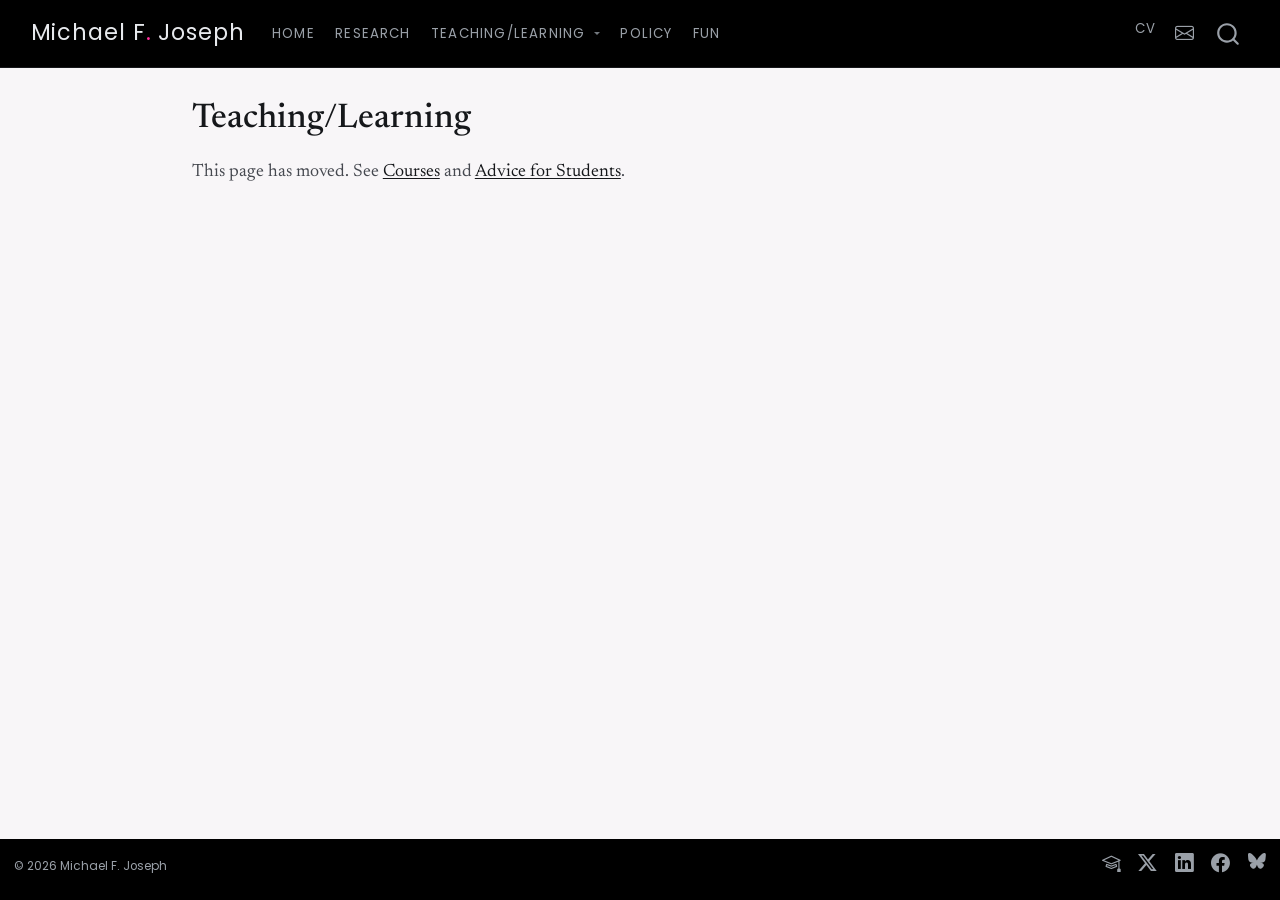
<file: docs/teaching-learning.html>
<!DOCTYPE html>
<html xmlns="http://www.w3.org/1999/xhtml" lang="en" xml:lang="en"><head>

<meta charset="utf-8">
<meta name="generator" content="quarto-1.9.38">

<meta name="viewport" content="width=device-width, initial-scale=1.0, user-scalable=yes">


<title>Teaching/Learning – Michael F. Joseph</title>
<style>
/* Default styles provided by pandoc.
** See https://pandoc.org/MANUAL.html#variables-for-html for config info.
*/
code{white-space: pre-wrap;}
span.smallcaps{font-variant: small-caps;}
div.columns{display: flex; gap: min(4vw, 1.5em);}
div.column{flex: auto; overflow-x: auto;}
div.hanging-indent{margin-left: 1.5em; text-indent: -1.5em;}
ul.task-list{list-style: none;}
ul.task-list li input[type="checkbox"] {
  width: 0.8em;
  margin: 0 0.8em 0.2em -1em; /* quarto-specific, see https://github.com/quarto-dev/quarto-cli/issues/4556 */ 
  vertical-align: middle;
}
</style>


<script src="site_libs/quarto-nav/quarto-nav.js"></script>
<script src="site_libs/clipboard/clipboard.min.js"></script>
<script src="site_libs/quarto-search/autocomplete.umd.js"></script>
<script src="site_libs/quarto-search/fuse.min.js"></script>
<script src="site_libs/quarto-search/quarto-search.js"></script>
<meta name="quarto:offset" content="./">
<link href="./images/brand/favicon.svg" rel="icon" type="image/svg+xml">
<script src="site_libs/quarto-html/quarto.js" type="module"></script>
<script src="site_libs/quarto-html/tabsets/tabsets.js" type="module"></script>
<script src="site_libs/quarto-html/popper.min.js"></script>
<script src="site_libs/quarto-html/tippy.umd.min.js"></script>
<script src="site_libs/quarto-html/anchor.min.js"></script>
<link href="site_libs/quarto-html/tippy.css" rel="stylesheet">
<link href="site_libs/quarto-html/quarto-syntax-highlighting-15634bcf2e68342d4ad2dfa704d543f6.css" rel="stylesheet" id="quarto-text-highlighting-styles">
<script src="site_libs/bootstrap/bootstrap.min.js"></script>
<link href="site_libs/bootstrap/bootstrap-icons.css" rel="stylesheet">
<link href="site_libs/bootstrap/bootstrap-761e524bb39244d21e32601083047ab9.min.css" rel="stylesheet" append-hash="true" id="quarto-bootstrap" data-mode="light">
<script id="quarto-search-options" type="application/json">{
  "location": "navbar",
  "copy-button": false,
  "collapse-after": 3,
  "panel-placement": "end",
  "type": "overlay",
  "limit": 50,
  "keyboard-shortcut": [
    "f",
    "/",
    "s"
  ],
  "show-item-context": false,
  "language": {
    "search-no-results-text": "No results",
    "search-matching-documents-text": "matching documents",
    "search-copy-link-title": "Copy link to search",
    "search-hide-matches-text": "Hide additional matches",
    "search-more-match-text": "more match in this document",
    "search-more-matches-text": "more matches in this document",
    "search-clear-button-title": "Clear",
    "search-text-placeholder": "",
    "search-detached-cancel-button-title": "Cancel",
    "search-submit-button-title": "Submit",
    "search-label": "Search"
  }
}</script>
<link rel="preconnect" href="https://fonts.googleapis.com">
<link rel="preconnect" href="https://fonts.gstatic.com" crossorigin="">
<link href="https://fonts.googleapis.com/css2?family=Poppins:wght@300;400;500;600&amp;family=Newsreader:opsz,wght@6..72,400;6..72,500&amp;display=swap" rel="stylesheet">
<link rel="stylesheet" href="https://cdn.jsdelivr.net/npm/bootstrap-icons@1.11.3/font/bootstrap-icons.min.css">


<meta property="og:title" content="Teaching/Learning – Michael F. Joseph">
<meta property="og:description" content="Michael F. Joseph — Assistant Professor of Political Science, UC San Diego. Research on war, national security, secrecy, and modern technology.">
<meta property="og:image" content="https://www.michaelfjoseph.com/images/profile/headshot.jpg">
<meta property="og:site_name" content="Michael F. Joseph">
<meta name="twitter:title" content="Teaching/Learning – Michael F. Joseph">
<meta name="twitter:description" content="Michael F. Joseph — Assistant Professor of Political Science, UC San Diego. Research on war, national security, secrecy, and modern technology.">
<meta name="twitter:image" content="https://www.michaelfjoseph.com/images/profile/headshot.jpg">
<meta name="twitter:card" content="summary_large_image">
</head>

<body class="nav-fixed fullcontent quarto-light">

<div id="quarto-search-results"></div>
  <header id="quarto-header" class="headroom fixed-top">
    <nav class="navbar navbar-expand-lg " data-bs-theme="dark">
      <div class="navbar-container container-fluid">
      <div class="navbar-brand-container mx-auto">
    <a class="navbar-brand" href="./index.html">
    <span class="navbar-title">Michael F. Joseph</span>
    </a>
  </div>
            <div id="quarto-search" class="" title="Search"></div>
          <button class="navbar-toggler" type="button" data-bs-toggle="collapse" data-bs-target="#navbarCollapse" aria-controls="navbarCollapse" role="menu" aria-expanded="false" aria-label="Toggle navigation" onclick="if (window.quartoToggleHeadroom) { window.quartoToggleHeadroom(); }">
  <span class="navbar-toggler-icon"></span>
</button>
          <div class="collapse navbar-collapse" id="navbarCollapse">
            <ul class="navbar-nav navbar-nav-scroll me-auto">
  <li class="nav-item">
    <a class="nav-link" href="./index.html"> 
<span class="menu-text">Home</span></a>
  </li>  
  <li class="nav-item">
    <a class="nav-link" href="./research.html"> 
<span class="menu-text">Research</span></a>
  </li>  
  <li class="nav-item dropdown ">
    <a class="nav-link dropdown-toggle" href="#" id="nav-menu-teachinglearning" role="link" data-bs-toggle="dropdown" aria-expanded="false">
 <span class="menu-text">Teaching/Learning</span>
    </a>
    <ul class="dropdown-menu" aria-labelledby="nav-menu-teachinglearning">    
        <li>
    <a class="dropdown-item" href="./courses.html">
 <span class="dropdown-text">Courses</span></a>
  </li>  
    </ul>
  </li>
  <li class="nav-item">
    <a class="nav-link" href="./policy.html"> 
<span class="menu-text">Policy</span></a>
  </li>  
  <li class="nav-item">
    <a class="nav-link" href="./fun-docs.html"> 
<span class="menu-text">Fun</span></a>
  </li>  
</ul>
            <ul class="navbar-nav navbar-nav-scroll ms-auto">
  <li class="nav-item">
    <a class="nav-link" href="./files/cv/CV.pdf" target="_blank"> 
<span class="menu-text">CV</span></a>
  </li>  
  <li class="nav-item compact">
    <a class="nav-link" href="https://mail.google.com/mail/?view=cm&amp;fs=1&amp;to=mfjoseph@ucsd.edu" target="_blank"> <i class="bi bi-envelope" role="img" aria-label="Email">
</i> 
<span class="menu-text"></span></a>
  </li>  
</ul>
          </div> <!-- /navcollapse -->
            <div class="quarto-navbar-tools">
</div>
      </div> <!-- /container-fluid -->
    </nav>
</header>
<!-- content -->
<div id="quarto-content" class="quarto-container page-columns page-rows-contents page-layout-article page-navbar">
<!-- sidebar -->
<!-- margin-sidebar -->
    
<!-- main -->
<main class="content" id="quarto-document-content">

<header id="title-block-header" class="quarto-title-block default">
<div class="quarto-title">
<h1 class="title">Teaching/Learning</h1>
</div>



<div class="quarto-title-meta">

    
  
    
  </div>
  


</header>


<p>This page has moved. See <strong><a href="./courses.html">Courses</a></strong> and <strong><a href="./advice.html">Advice for Students</a></strong>.</p>



</main> <!-- /main -->
<script id="quarto-html-after-body" type="application/javascript">
  window.document.addEventListener("DOMContentLoaded", function (event) {
    const icon = "";
    const anchorJS = new window.AnchorJS();
    anchorJS.options = {
      placement: 'right',
      icon: icon
    };
    anchorJS.add('.anchored');
    const isCodeAnnotation = (el) => {
      for (const clz of el.classList) {
        if (clz.startsWith('code-annotation-')) {                     
          return true;
        }
      }
      return false;
    }
    const onCopySuccess = function(e) {
      // button target
      const button = e.trigger;
      // don't keep focus
      button.blur();
      // flash "checked"
      button.classList.add('code-copy-button-checked');
      var currentTitle = button.getAttribute("title");
      button.setAttribute("title", "Copied!");
      let tooltip;
      if (window.bootstrap) {
        button.setAttribute("data-bs-toggle", "tooltip");
        button.setAttribute("data-bs-placement", "left");
        button.setAttribute("data-bs-title", "Copied!");
        tooltip = new bootstrap.Tooltip(button, 
          { trigger: "manual", 
            customClass: "code-copy-button-tooltip",
            offset: [0, -8]});
        tooltip.show();    
      }
      setTimeout(function() {
        if (tooltip) {
          tooltip.hide();
          button.removeAttribute("data-bs-title");
          button.removeAttribute("data-bs-toggle");
          button.removeAttribute("data-bs-placement");
        }
        button.setAttribute("title", currentTitle);
        button.classList.remove('code-copy-button-checked');
      }, 1000);
      // clear code selection
      e.clearSelection();
    }
    const getTextToCopy = function(trigger) {
      const outerScaffold = trigger.parentElement.cloneNode(true);
      const codeEl = outerScaffold.querySelector('code');
      for (const childEl of codeEl.children) {
        if (isCodeAnnotation(childEl)) {
          childEl.remove();
        }
      }
      return codeEl.innerText;
    }
    const clipboard = new window.ClipboardJS('.code-copy-button:not([data-in-quarto-modal])', {
      text: getTextToCopy
    });
    clipboard.on('success', onCopySuccess);
    if (window.document.getElementById('quarto-embedded-source-code-modal')) {
      const clipboardModal = new window.ClipboardJS('.code-copy-button[data-in-quarto-modal]', {
        text: getTextToCopy,
        container: window.document.getElementById('quarto-embedded-source-code-modal')
      });
      clipboardModal.on('success', onCopySuccess);
    }
      var localhostRegex = new RegExp(/^(?:http|https):\/\/localhost\:?[0-9]*\//);
      var mailtoRegex = new RegExp(/^mailto:/);
        var filterRegex = new RegExp("https:\/\/www\.michaelfjoseph\.com");
      var isInternal = (href) => {
          return filterRegex.test(href) || localhostRegex.test(href) || mailtoRegex.test(href);
      }
      // Inspect non-navigation links and adorn them if external
     var links = window.document.querySelectorAll('a[href]:not(.nav-link):not(.navbar-brand):not(.toc-action):not(.sidebar-link):not(.sidebar-item-toggle):not(.pagination-link):not(.no-external):not([aria-hidden]):not(.dropdown-item):not(.quarto-navigation-tool):not(.about-link)');
      for (var i=0; i<links.length; i++) {
        const link = links[i];
        if (!isInternal(link.href)) {
          // undo the damage that might have been done by quarto-nav.js in the case of
          // links that we want to consider external
          if (link.dataset.originalHref !== undefined) {
            link.href = link.dataset.originalHref;
          }
            // target, if specified
            link.setAttribute("target", "_blank");
            if (link.getAttribute("rel") === null) {
              link.setAttribute("rel", "noopener");
            }
        }
      }
    function tippyHover(el, contentFn, onTriggerFn, onUntriggerFn) {
      const config = {
        allowHTML: true,
        maxWidth: 500,
        delay: 100,
        arrow: false,
        appendTo: function(el) {
            return el.parentElement;
        },
        interactive: true,
        interactiveBorder: 10,
        theme: 'quarto',
        placement: 'bottom-start',
      };
      if (contentFn) {
        config.content = contentFn;
      }
      if (onTriggerFn) {
        config.onTrigger = onTriggerFn;
      }
      if (onUntriggerFn) {
        config.onUntrigger = onUntriggerFn;
      }
      window.tippy(el, config); 
    }
    const noterefs = window.document.querySelectorAll('a[role="doc-noteref"]');
    for (var i=0; i<noterefs.length; i++) {
      const ref = noterefs[i];
      tippyHover(ref, function() {
        // use id or data attribute instead here
        let href = ref.getAttribute('data-footnote-href') || ref.getAttribute('href');
        try { href = new URL(href).hash; } catch {}
        const id = href.replace(/^#\/?/, "");
        const note = window.document.getElementById(id);
        if (note) {
          return note.innerHTML;
        } else {
          return "";
        }
      });
    }
    const xrefs = window.document.querySelectorAll('a.quarto-xref');
    const processXRef = (id, note) => {
      // Strip column container classes
      const stripColumnClz = (el) => {
        el.classList.remove("page-full", "page-columns");
        if (el.children) {
          for (const child of el.children) {
            stripColumnClz(child);
          }
        }
      }
      stripColumnClz(note)
      if (id === null || id.startsWith('sec-')) {
        // Special case sections, only their first couple elements
        const container = document.createElement("div");
        if (note.children && note.children.length > 2) {
          container.appendChild(note.children[0].cloneNode(true));
          for (let i = 1; i < note.children.length; i++) {
            const child = note.children[i];
            if (child.tagName === "P" && child.innerText === "") {
              continue;
            } else {
              container.appendChild(child.cloneNode(true));
              break;
            }
          }
          if (window.Quarto?.typesetMath) {
            window.Quarto.typesetMath(container);
          }
          return container.innerHTML
        } else {
          if (window.Quarto?.typesetMath) {
            window.Quarto.typesetMath(note);
          }
          return note.innerHTML;
        }
      } else {
        // Remove any anchor links if they are present
        const anchorLink = note.querySelector('a.anchorjs-link');
        if (anchorLink) {
          anchorLink.remove();
        }
        if (window.Quarto?.typesetMath) {
          window.Quarto.typesetMath(note);
        }
        if (note.classList.contains("callout")) {
          return note.outerHTML;
        } else {
          return note.innerHTML;
        }
      }
    }
    for (var i=0; i<xrefs.length; i++) {
      const xref = xrefs[i];
      tippyHover(xref, undefined, function(instance) {
        instance.disable();
        let url = xref.getAttribute('href');
        let hash = undefined; 
        if (url.startsWith('#')) {
          hash = url;
        } else {
          try { hash = new URL(url).hash; } catch {}
        }
        if (hash) {
          const id = hash.replace(/^#\/?/, "");
          const note = window.document.getElementById(id);
          if (note !== null) {
            try {
              const html = processXRef(id, note.cloneNode(true));
              instance.setContent(html);
            } finally {
              instance.enable();
              instance.show();
            }
          } else {
            // See if we can fetch this
            fetch(url.split('#')[0])
            .then(res => res.text())
            .then(html => {
              const parser = new DOMParser();
              const htmlDoc = parser.parseFromString(html, "text/html");
              const note = htmlDoc.getElementById(id);
              if (note !== null) {
                const html = processXRef(id, note);
                instance.setContent(html);
              } 
            }).finally(() => {
              instance.enable();
              instance.show();
            });
          }
        } else {
          // See if we can fetch a full url (with no hash to target)
          // This is a special case and we should probably do some content thinning / targeting
          fetch(url)
          .then(res => res.text())
          .then(html => {
            const parser = new DOMParser();
            const htmlDoc = parser.parseFromString(html, "text/html");
            const note = htmlDoc.querySelector('main.content');
            if (note !== null) {
              // This should only happen for chapter cross references
              // (since there is no id in the URL)
              // remove the first header
              if (note.children.length > 0 && note.children[0].tagName === "HEADER") {
                note.children[0].remove();
              }
              const html = processXRef(null, note);
              instance.setContent(html);
            } 
          }).finally(() => {
            instance.enable();
            instance.show();
          });
        }
      }, function(instance) {
      });
    }
        let selectedAnnoteEl;
        const selectorForAnnotation = ( cell, annotation) => {
          let cellAttr = 'data-code-cell="' + cell + '"';
          let lineAttr = 'data-code-annotation="' +  annotation + '"';
          const selector = 'span[' + cellAttr + '][' + lineAttr + ']';
          return selector;
        }
        const selectCodeLines = (annoteEl) => {
          const doc = window.document;
          const targetCell = annoteEl.getAttribute("data-target-cell");
          const targetAnnotation = annoteEl.getAttribute("data-target-annotation");
          const annoteSpan = window.document.querySelector(selectorForAnnotation(targetCell, targetAnnotation));
          const lines = annoteSpan.getAttribute("data-code-lines").split(",");
          const lineIds = lines.map((line) => {
            return targetCell + "-" + line;
          })
          let top = null;
          let height = null;
          let parent = null;
          if (lineIds.length > 0) {
              //compute the position of the single el (top and bottom and make a div)
              const el = window.document.getElementById(lineIds[0]);
              top = el.offsetTop;
              height = el.offsetHeight;
              parent = el.parentElement.parentElement;
            if (lineIds.length > 1) {
              const lastEl = window.document.getElementById(lineIds[lineIds.length - 1]);
              const bottom = lastEl.offsetTop + lastEl.offsetHeight;
              height = bottom - top;
            }
            if (top !== null && height !== null && parent !== null) {
              // cook up a div (if necessary) and position it 
              let div = window.document.getElementById("code-annotation-line-highlight");
              if (div === null) {
                div = window.document.createElement("div");
                div.setAttribute("id", "code-annotation-line-highlight");
                div.style.position = 'absolute';
                parent.appendChild(div);
              }
              div.style.top = top - 2 + "px";
              div.style.height = height + 4 + "px";
              div.style.left = 0;
              let gutterDiv = window.document.getElementById("code-annotation-line-highlight-gutter");
              if (gutterDiv === null) {
                gutterDiv = window.document.createElement("div");
                gutterDiv.setAttribute("id", "code-annotation-line-highlight-gutter");
                gutterDiv.style.position = 'absolute';
                const codeCell = window.document.getElementById(targetCell);
                const gutter = codeCell.querySelector('.code-annotation-gutter');
                gutter.appendChild(gutterDiv);
              }
              gutterDiv.style.top = top - 2 + "px";
              gutterDiv.style.height = height + 4 + "px";
            }
            selectedAnnoteEl = annoteEl;
          }
        };
        const unselectCodeLines = () => {
          const elementsIds = ["code-annotation-line-highlight", "code-annotation-line-highlight-gutter"];
          elementsIds.forEach((elId) => {
            const div = window.document.getElementById(elId);
            if (div) {
              div.remove();
            }
          });
          selectedAnnoteEl = undefined;
        };
          // Handle positioning of the toggle
      window.addEventListener(
        "resize",
        throttle(() => {
          elRect = undefined;
          if (selectedAnnoteEl) {
            selectCodeLines(selectedAnnoteEl);
          }
        }, 10)
      );
      function throttle(fn, ms) {
      let throttle = false;
      let timer;
        return (...args) => {
          if(!throttle) { // first call gets through
              fn.apply(this, args);
              throttle = true;
          } else { // all the others get throttled
              if(timer) clearTimeout(timer); // cancel #2
              timer = setTimeout(() => {
                fn.apply(this, args);
                timer = throttle = false;
              }, ms);
          }
        };
      }
        // Attach click handler to the DT
        const annoteDls = window.document.querySelectorAll('dt[data-target-cell]');
        for (const annoteDlNode of annoteDls) {
          annoteDlNode.addEventListener('click', (event) => {
            const clickedEl = event.target;
            if (clickedEl !== selectedAnnoteEl) {
              unselectCodeLines();
              const activeEl = window.document.querySelector('dt[data-target-cell].code-annotation-active');
              if (activeEl) {
                activeEl.classList.remove('code-annotation-active');
              }
              selectCodeLines(clickedEl);
              clickedEl.classList.add('code-annotation-active');
            } else {
              // Unselect the line
              unselectCodeLines();
              clickedEl.classList.remove('code-annotation-active');
            }
          });
        }
    const findCites = (el) => {
      const parentEl = el.parentElement;
      if (parentEl) {
        const cites = parentEl.dataset.cites;
        if (cites) {
          return {
            el,
            cites: cites.split(' ')
          };
        } else {
          return findCites(el.parentElement)
        }
      } else {
        return undefined;
      }
    };
    var bibliorefs = window.document.querySelectorAll('a[role="doc-biblioref"]');
    for (var i=0; i<bibliorefs.length; i++) {
      const ref = bibliorefs[i];
      const citeInfo = findCites(ref);
      if (citeInfo) {
        tippyHover(citeInfo.el, function() {
          var popup = window.document.createElement('div');
          citeInfo.cites.forEach(function(cite) {
            var citeDiv = window.document.createElement('div');
            citeDiv.classList.add('hanging-indent');
            citeDiv.classList.add('csl-entry');
            var biblioDiv = window.document.getElementById('ref-' + cite);
            if (biblioDiv) {
              citeDiv.innerHTML = biblioDiv.innerHTML;
            }
            popup.appendChild(citeDiv);
          });
          return popup.innerHTML;
        });
      }
    }
  });
  </script>
</div> <!-- /content -->
<footer class="footer">
  <div class="nav-footer">
    <div class="nav-footer-left">
<p>© 2026 Michael F. Joseph</p>
</div>   
    <div class="nav-footer-center">
      &nbsp;
    </div>
    <div class="nav-footer-right">
<p><a href="https://scholar.google.com/citations?user=aCND-O0AAAAJ" aria-label="Google Scholar"><i class="bi bi-mortarboard"></i></a> <a href="https://x.com/m0joseph" aria-label="X (Twitter)"><i class="bi bi-twitter-x"></i></a> <a href="https://www.linkedin.com/in/michael-joseph-82a5ba18/" aria-label="LinkedIn"><i class="bi bi-linkedin"></i></a> <a href="https://www.facebook.com/michael.joseph.1048554" aria-label="Facebook"><i class="bi bi-facebook"></i></a> <a href="https://bsky.app/profile/profmickeyj.bsky.social" aria-label="Bluesky"><svg viewbox="0 0 568 501" class="bsky-ico" aria-hidden="true"><path fill="currentColor" d="M123.121 33.664C188.241 82.553 258.281 181.68 284 234.873c25.719-53.192 95.759-152.32 160.879-201.209C491.866-1.611 568-28.906 568 57.947c0 17.346-9.945 145.713-15.778 166.555-20.275 72.453-94.155 90.933-159.875 79.748C507.222 323.8 536.444 388.56 473.333 453.32c-119.86 122.992-172.272-30.859-185.702-70.281-2.462-7.227-3.614-10.608-3.631-7.733-.017-2.875-1.169.506-3.631 7.733-13.43 39.422-65.842 193.273-185.702 70.281-63.111-64.76-33.89-129.52 80.986-149.071-65.72 11.185-139.6-7.295-159.875-79.748C9.945 203.66 0 75.293 0 57.947 0-28.906 76.134-1.611 123.121 33.664Z"></path></svg></a></p>
</div>
  </div>
</footer>
<script>
document.addEventListener('DOMContentLoaded', function () {
  document.querySelectorAll('.navbar-title').forEach(function (el) {
    if (el.textContent.indexOf('.') > -1) {
      el.innerHTML = el.textContent.replace('.', '<span class="brand-dot">.</span>');
    }
  });
});
</script>




</body></html>
</file>
<file: docs/site_libs/quarto-html/tippy.css>
.tippy-box[data-animation=fade][data-state=hidden]{opacity:0}[data-tippy-root]{max-width:calc(100vw - 10px)}.tippy-box{position:relative;background-color:#333;color:#fff;border-radius:4px;font-size:14px;line-height:1.4;white-space:normal;outline:0;transition-property:transform,visibility,opacity}.tippy-box[data-placement^=top]>.tippy-arrow{bottom:0}.tippy-box[data-placement^=top]>.tippy-arrow:before{bottom:-7px;left:0;border-width:8px 8px 0;border-top-color:initial;transform-origin:center top}.tippy-box[data-placement^=bottom]>.tippy-arrow{top:0}.tippy-box[data-placement^=bottom]>.tippy-arrow:before{top:-7px;left:0;border-width:0 8px 8px;border-bottom-color:initial;transform-origin:center bottom}.tippy-box[data-placement^=left]>.tippy-arrow{right:0}.tippy-box[data-placement^=left]>.tippy-arrow:before{border-width:8px 0 8px 8px;border-left-color:initial;right:-7px;transform-origin:center left}.tippy-box[data-placement^=right]>.tippy-arrow{left:0}.tippy-box[data-placement^=right]>.tippy-arrow:before{left:-7px;border-width:8px 8px 8px 0;border-right-color:initial;transform-origin:center right}.tippy-box[data-inertia][data-state=visible]{transition-timing-function:cubic-bezier(.54,1.5,.38,1.11)}.tippy-arrow{width:16px;height:16px;color:#333}.tippy-arrow:before{content:"";position:absolute;border-color:transparent;border-style:solid}.tippy-content{position:relative;padding:5px 9px;z-index:1}
</file>
<file: docs/site_libs/quarto-html/quarto-syntax-highlighting-15634bcf2e68342d4ad2dfa704d543f6.css>
/* quarto syntax highlight colors */
:root {
  --quarto-hl-ot-color: #003B4F;
  --quarto-hl-at-color: #657422;
  --quarto-hl-ss-color: #20794D;
  --quarto-hl-an-color: #5E5E5E;
  --quarto-hl-fu-color: #4758AB;
  --quarto-hl-st-color: #20794D;
  --quarto-hl-cf-color: #003B4F;
  --quarto-hl-op-color: #5E5E5E;
  --quarto-hl-er-color: #AD0000;
  --quarto-hl-bn-color: #AD0000;
  --quarto-hl-al-color: #AD0000;
  --quarto-hl-va-color: #111111;
  --quarto-hl-bu-color: inherit;
  --quarto-hl-ex-color: inherit;
  --quarto-hl-pp-color: #AD0000;
  --quarto-hl-in-color: #5E5E5E;
  --quarto-hl-vs-color: #20794D;
  --quarto-hl-wa-color: #5E5E5E;
  --quarto-hl-do-color: #5E5E5E;
  --quarto-hl-im-color: #00769E;
  --quarto-hl-ch-color: #20794D;
  --quarto-hl-dt-color: #AD0000;
  --quarto-hl-fl-color: #AD0000;
  --quarto-hl-co-color: #5E5E5E;
  --quarto-hl-cv-color: #5E5E5E;
  --quarto-hl-cn-color: #8f5902;
  --quarto-hl-sc-color: #5E5E5E;
  --quarto-hl-dv-color: #AD0000;
  --quarto-hl-kw-color: #003B4F;
}

/* other quarto variables */
:root {
  --quarto-font-monospace: SFMono-Regular, Menlo, Monaco, Consolas, "Liberation Mono", "Courier New", monospace;
}

/* syntax highlight based on Pandoc's rules */
pre > code.sourceCode > span {
  color: #003B4F;
}

code.sourceCode > span {
  color: #003B4F;
}

div.sourceCode,
div.sourceCode pre.sourceCode {
  color: #003B4F;
}

/* Normal */
code span {
  color: #003B4F;
}

/* Alert */
code span.al {
  color: #AD0000;
  font-style: inherit;
}

/* Annotation */
code span.an {
  color: #5E5E5E;
  font-style: inherit;
}

/* Attribute */
code span.at {
  color: #657422;
  font-style: inherit;
}

/* BaseN */
code span.bn {
  color: #AD0000;
  font-style: inherit;
}

/* BuiltIn */
code span.bu {
  font-style: inherit;
}

/* ControlFlow */
code span.cf {
  color: #003B4F;
  font-weight: bold;
  font-style: inherit;
}

/* Char */
code span.ch {
  color: #20794D;
  font-style: inherit;
}

/* Constant */
code span.cn {
  color: #8f5902;
  font-style: inherit;
}

/* Comment */
code span.co {
  color: #5E5E5E;
  font-style: inherit;
}

/* CommentVar */
code span.cv {
  color: #5E5E5E;
  font-style: italic;
}

/* Documentation */
code span.do {
  color: #5E5E5E;
  font-style: italic;
}

/* DataType */
code span.dt {
  color: #AD0000;
  font-style: inherit;
}

/* DecVal */
code span.dv {
  color: #AD0000;
  font-style: inherit;
}

/* Error */
code span.er {
  color: #AD0000;
  font-style: inherit;
}

/* Extension */
code span.ex {
  font-style: inherit;
}

/* Float */
code span.fl {
  color: #AD0000;
  font-style: inherit;
}

/* Function */
code span.fu {
  color: #4758AB;
  font-style: inherit;
}

/* Import */
code span.im {
  color: #00769E;
  font-style: inherit;
}

/* Information */
code span.in {
  color: #5E5E5E;
  font-style: inherit;
}

/* Keyword */
code span.kw {
  color: #003B4F;
  font-weight: bold;
  font-style: inherit;
}

/* Operator */
code span.op {
  color: #5E5E5E;
  font-style: inherit;
}

/* Other */
code span.ot {
  color: #003B4F;
  font-style: inherit;
}

/* Preprocessor */
code span.pp {
  color: #AD0000;
  font-style: inherit;
}

/* SpecialChar */
code span.sc {
  color: #5E5E5E;
  font-style: inherit;
}

/* SpecialString */
code span.ss {
  color: #20794D;
  font-style: inherit;
}

/* String */
code span.st {
  color: #20794D;
  font-style: inherit;
}

/* Variable */
code span.va {
  color: #111111;
  font-style: inherit;
}

/* VerbatimString */
code span.vs {
  color: #20794D;
  font-style: inherit;
}

/* Warning */
code span.wa {
  color: #5E5E5E;
  font-style: italic;
}

.prevent-inlining {
  content: "</";
}

/*# sourceMappingURL=f23921c56f73e400b49028c9186a1aa0.css.map */
</file>
